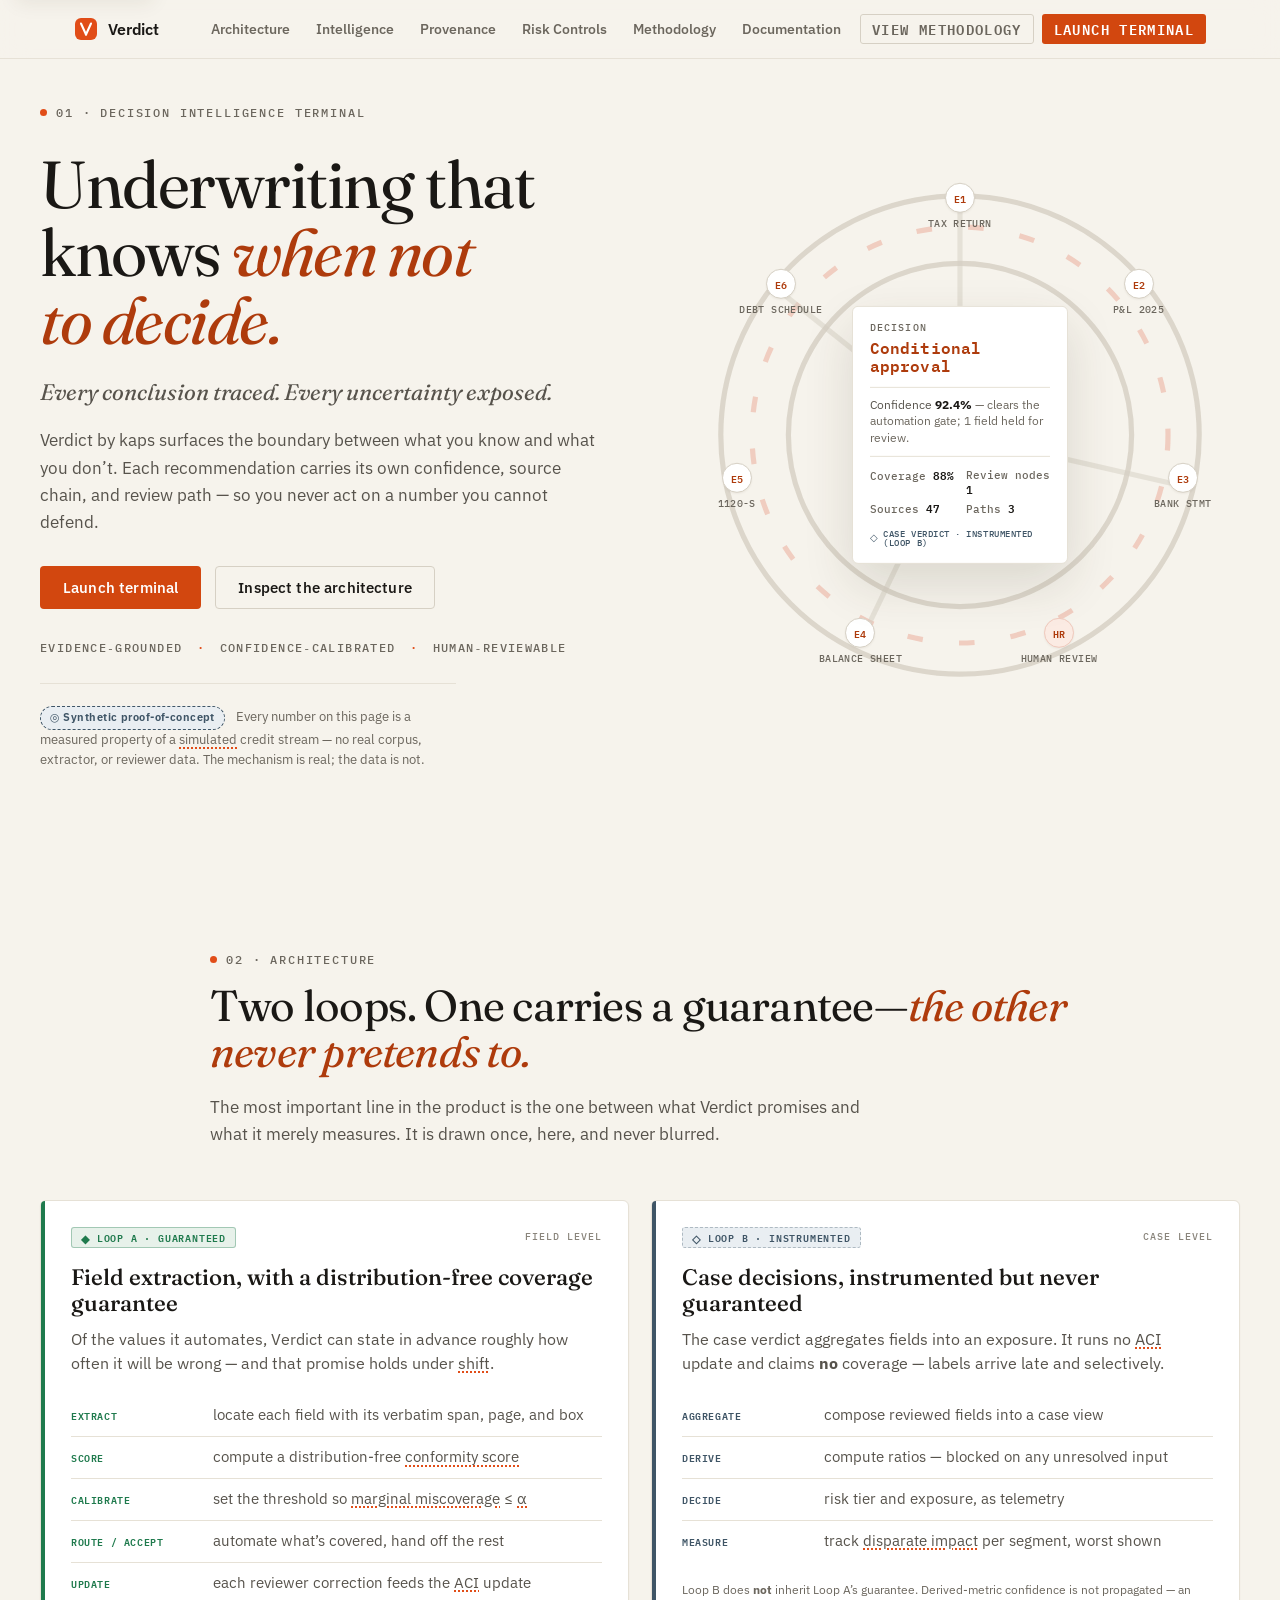
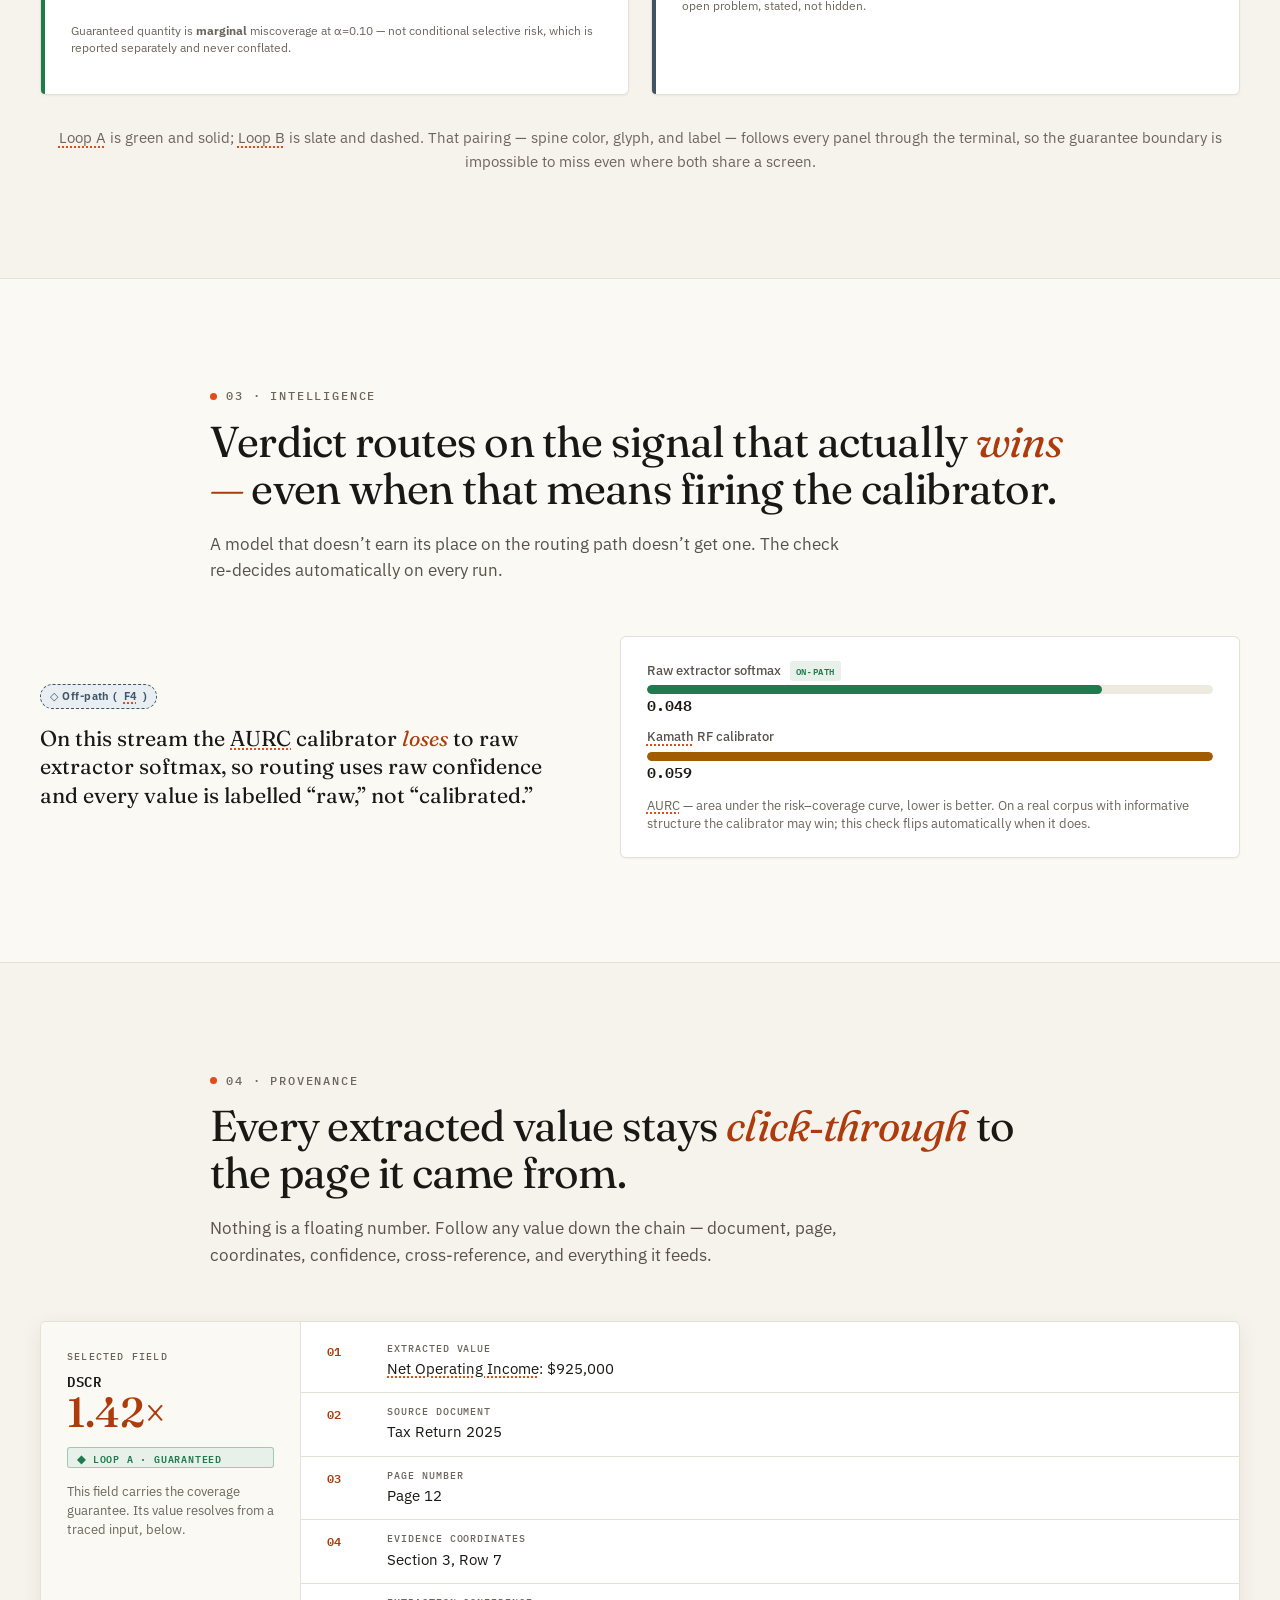
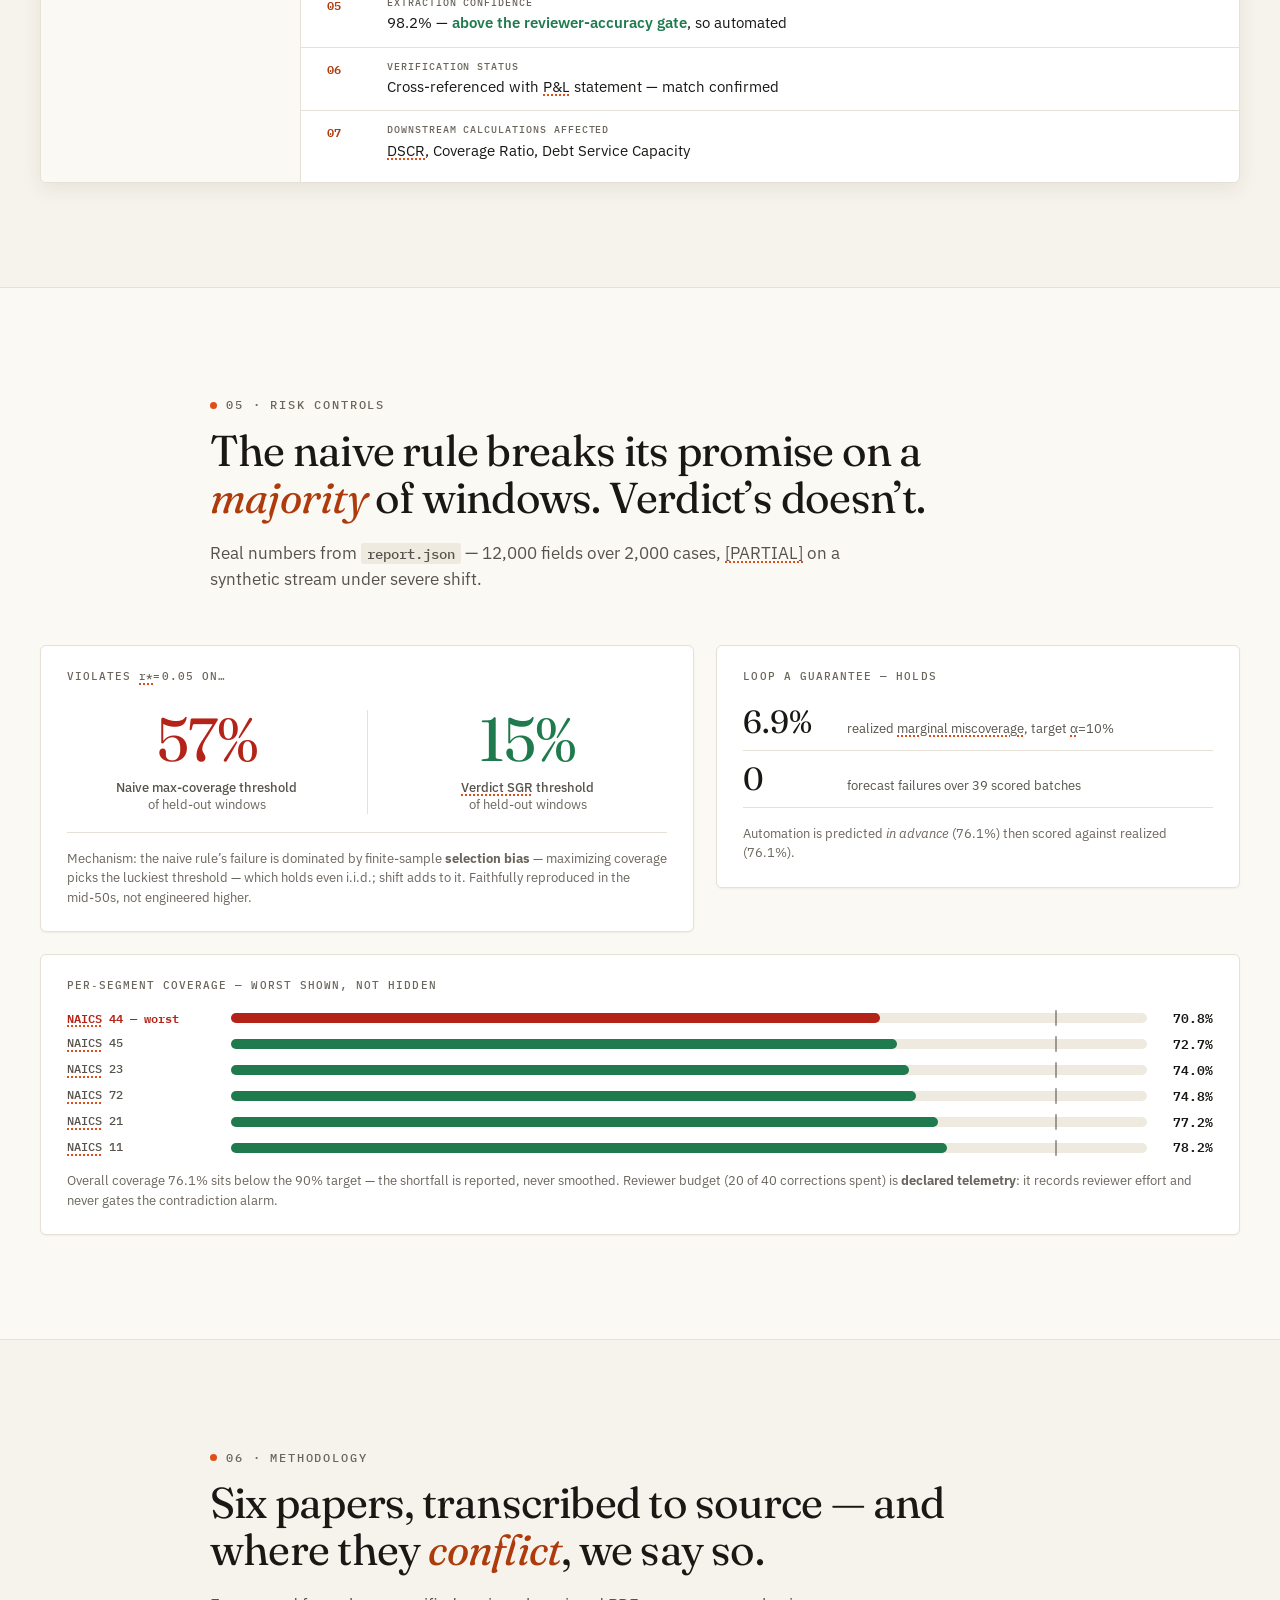
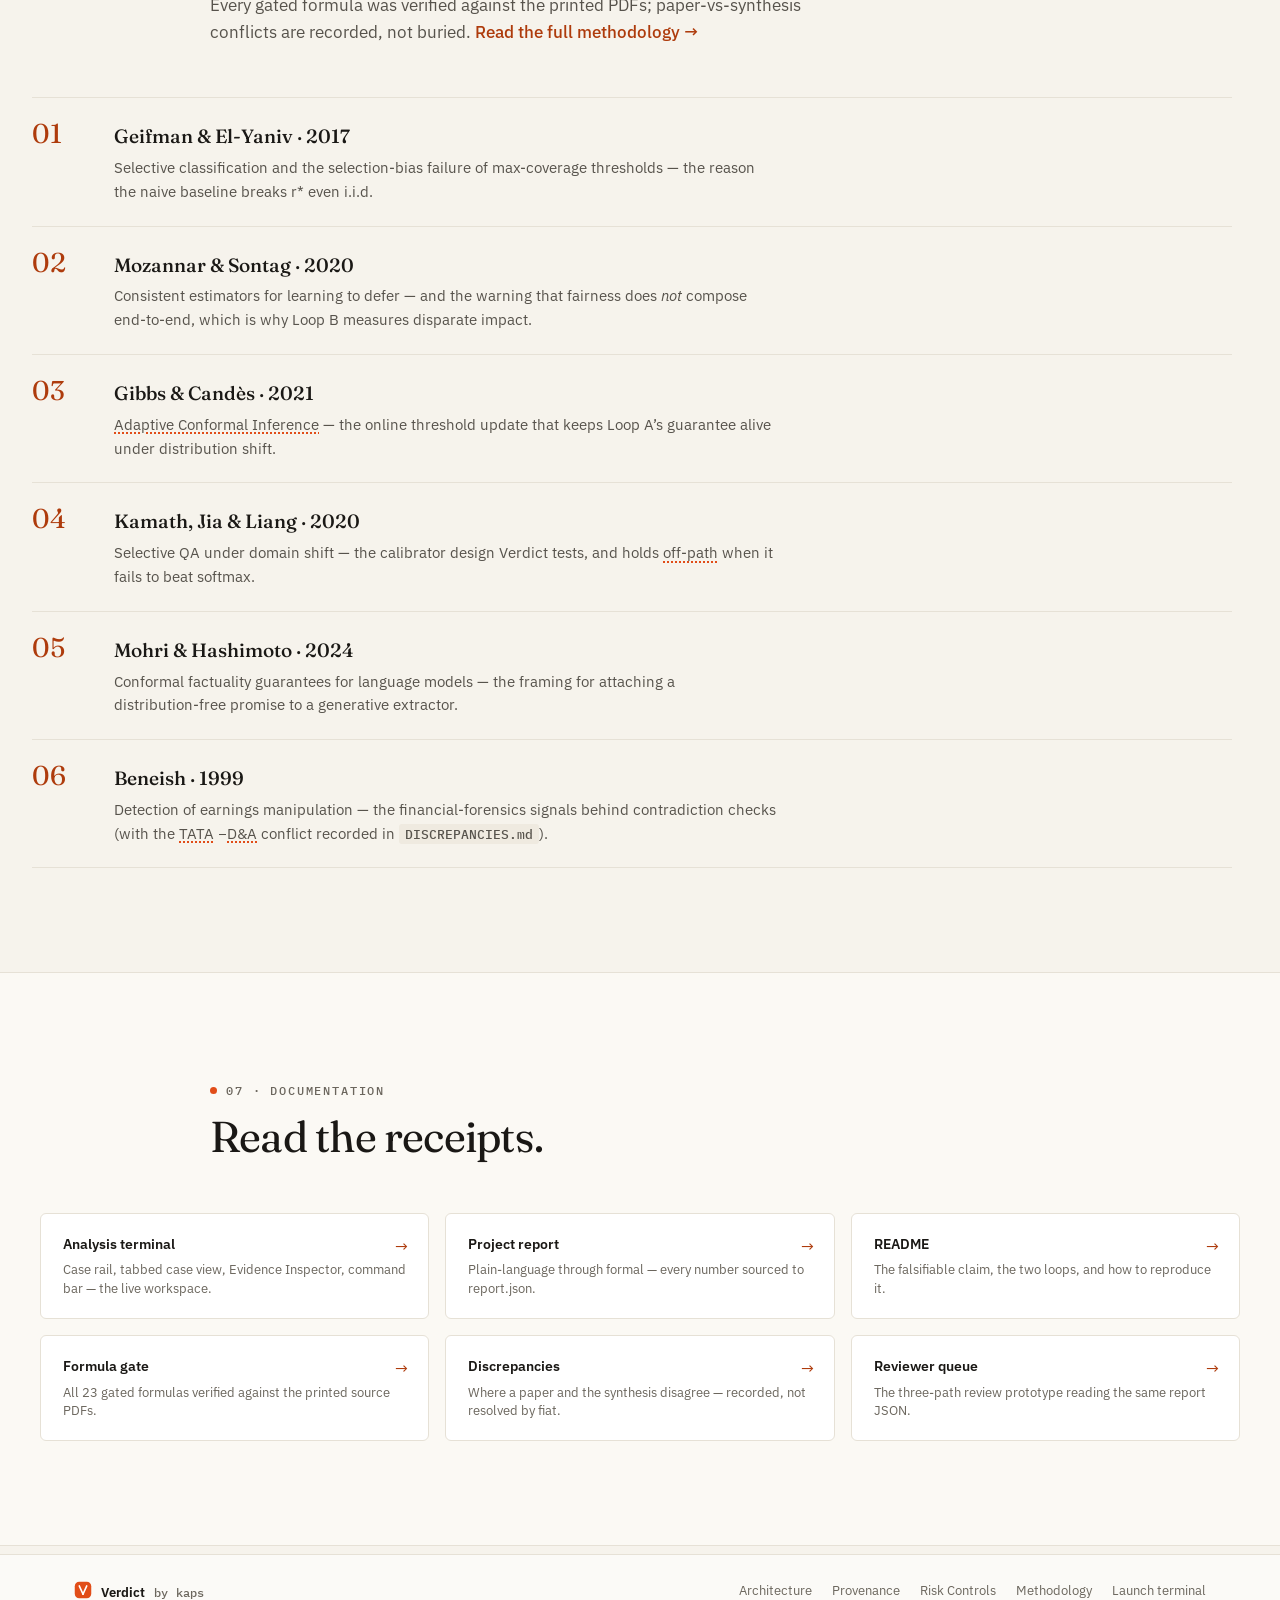
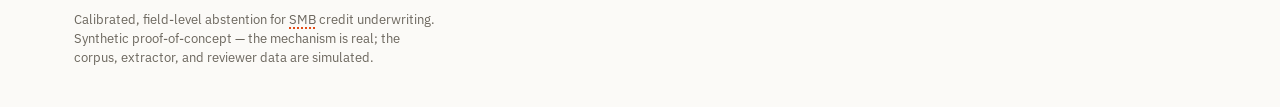
<file: Verdictproject/frontend/index.html>
<!doctype html>
<html lang="en">
<head>
<meta charset="utf-8">
<meta name="viewport" content="width=device-width, initial-scale=1">
<title>Verdict — underwriting that knows when not to decide</title>
<meta name="description" content="Verdict reads an SMB credit file field by field, automates only the values its calibrated threshold provably covers, routes the rest to a reviewer, and traces every finding to its exact page and span. The field layer carries a distribution-free coverage guarantee.">
<link rel="preconnect" href="https://fonts.googleapis.com">
<link rel="preconnect" href="https://fonts.gstatic.com" crossorigin>
<link href="https://fonts.googleapis.com/css2?family=Fraunces:ital,opsz,wght@0,9..144,300..600;1,9..144,300..600&family=IBM+Plex+Sans:wght@400;500;600;700&family=IBM+Plex+Mono:wght@400;500;600&display=swap" rel="stylesheet">
<link rel="stylesheet" href="assets/verdict.css">
<link rel="stylesheet" href="assets/home.css">
</head>
<body class="v-body">
<a class="v-skip" href="#architecture">Skip to content</a>

<!-- NAV -->
<nav class="v-nav" aria-label="Primary">
  <div class="v-nav-in">
    <a class="v-brand" href="index.html">
      <span id="nav-logo" aria-hidden="true"></span>
      <span>Verdict</span>
    </a>
    <div class="v-nav-links" id="nav-links">
      <a href="#architecture">Architecture</a>
      <a href="#intelligence">Intelligence</a>
      <a href="#provenance">Provenance</a>
      <a href="#risk-controls">Risk Controls</a>
      <a href="#methodology">Methodology</a>
      <a href="#documentation">Documentation</a>
      <a class="v-btn v-btn-outline v-btn-mono" href="docs/PROJECT_REPORT.md">View methodology</a>
      <a class="v-btn v-btn-primary v-btn-mono" href="workspace.html">Launch terminal</a>
    </div>
  </div>
</nav>

<main class="home">
  <!-- ============================ HERO ============================ -->
  <header class="hero">
    <div class="hero-in">
      <div class="hero-copy">
        <p class="v-eyebrow">01 · Decision intelligence terminal</p>
        <h1 class="hero-h1">Underwriting that knows <em>when not to&nbsp;decide.</em></h1>
        <p class="hero-lede">Every conclusion traced. Every uncertainty exposed.</p>
        <p class="hero-body">Verdict by kaps surfaces the boundary between what you know and what
          you don&rsquo;t. Each recommendation carries its own confidence, source chain, and review
          path &mdash; so you never act on a number you cannot defend.</p>
        <div class="hero-cta">
          <a class="v-btn v-btn-primary v-btn-lg" href="workspace.html">Launch terminal</a>
          <a class="v-btn v-btn-outline v-btn-lg" href="#architecture">Inspect the architecture</a>
        </div>
        <p class="hero-tagline">Evidence&#8209;grounded <span>·</span> Confidence&#8209;calibrated <span>·</span> Human&#8209;reviewable</p>
        <p class="hero-poc">
          <span class="v-chip v-chip-i">&#9678; Synthetic proof&#8209;of&#8209;concept</span>
          Every number on this page is a measured property of a
          <button class="v-gl" data-gl="MEASURED">simulated</button> credit stream &mdash; no real
          corpus, extractor, or reviewer data. The mechanism is real; the data is not.
        </p>
      </div>

      <!-- Signature: orbital evidence constellation — a network of evidence supporting one conclusion -->
      <div class="hero-orbit" aria-label="A decision at the center of the evidence that supports it">
        <div id="orbit"></div>
      </div>
    </div>
  </header>

  <!-- ===================== ARCHITECTURE ===================== -->
  <section class="sec" id="architecture">
    <div class="sec-head">
      <p class="v-eyebrow">02 · Architecture</p>
      <h2 class="sec-h2">Two loops. One carries a guarantee&mdash;<em>the other never pretends&nbsp;to.</em></h2>
      <p class="sec-sub">The most important line in the product is the one between what Verdict
        promises and what it merely measures. It is drawn once, here, and never blurred.</p>
    </div>

    <div class="arch-grid">
      <article class="arch-card v-loop v-loop-a">
        <header class="arch-card-head">
          <span class="v-loop-tag a"><span class="g">&#9670;</span> Loop A · Guaranteed</span>
          <span class="arch-card-scope">Field level</span>
        </header>
        <h3 class="arch-card-title">Field extraction, with a distribution&#8209;free coverage guarantee</h3>
        <p class="arch-card-lede">Of the values it automates, Verdict can state in advance roughly how
          often it will be wrong &mdash; and that promise holds under
          <button class="v-gl" data-gl="OOD">shift</button>.</p>
        <ol class="arch-steps">
          <li><span class="s">extract</span><span class="d">locate each field with its verbatim span, page, and box</span></li>
          <li><span class="s">score</span><span class="d">compute a distribution&#8209;free <button class="v-gl" data-gl="CONFORMITY">conformity score</button></span></li>
          <li><span class="s">calibrate</span><span class="d">set the threshold so <button class="v-gl" data-gl="MARGINAL">marginal miscoverage</button> &le; <button class="v-gl" data-gl="ALPHA">&alpha;</button></span></li>
          <li><span class="s">route / accept</span><span class="d">automate what&rsquo;s covered, hand off the rest</span></li>
          <li><span class="s">update</span><span class="d">each reviewer correction feeds the <button class="v-gl" data-gl="ACI">ACI</button> update</span></li>
        </ol>
        <p class="v-loop-note">Guaranteed quantity is <b>marginal</b> miscoverage at &alpha;=0.10 &mdash; not
          conditional selective risk, which is reported separately and never conflated.</p>
      </article>

      <article class="arch-card v-loop v-loop-b">
        <header class="arch-card-head">
          <span class="v-loop-tag b"><span class="g">&#9671;</span> Loop B · Instrumented</span>
          <span class="arch-card-scope">Case level</span>
        </header>
        <h3 class="arch-card-title">Case decisions, instrumented but never guaranteed</h3>
        <p class="arch-card-lede">The case verdict aggregates fields into an exposure. It runs no
          <button class="v-gl" data-gl="ACI">ACI</button> update and claims <b>no</b> coverage &mdash; labels
          arrive late and selectively.</p>
        <ol class="arch-steps b">
          <li><span class="s">aggregate</span><span class="d">compose reviewed fields into a case view</span></li>
          <li><span class="s">derive</span><span class="d">compute ratios &mdash; blocked on any unresolved input</span></li>
          <li><span class="s">decide</span><span class="d">risk tier and exposure, as telemetry</span></li>
          <li><span class="s">measure</span><span class="d">track <button class="v-gl" data-gl="DISPARATE">disparate impact</button> per segment, worst shown</span></li>
        </ol>
        <p class="v-loop-note">Loop B does <b>not</b> inherit Loop A&rsquo;s guarantee. Derived&#8209;metric
          confidence is not propagated &mdash; an open problem, stated, not hidden.</p>
      </article>
    </div>

    <p class="arch-foot">
      <button class="v-gl" data-gl="LOOPA">Loop&nbsp;A</button> is green and solid;
      <button class="v-gl" data-gl="LOOPB">Loop&nbsp;B</button> is slate and dashed. That pairing &mdash;
      spine color, glyph, and label &mdash; follows every panel through the terminal, so the guarantee
      boundary is impossible to miss even where both share a screen.
    </p>
  </section>

  <!-- ===================== INTELLIGENCE ===================== -->
  <section class="sec sec-alt" id="intelligence">
    <div class="sec-head">
      <p class="v-eyebrow">03 · Intelligence</p>
      <h2 class="sec-h2">Verdict routes on the signal that actually <em>wins&mdash;</em> even when that means firing the calibrator.</h2>
      <p class="sec-sub">A model that doesn&rsquo;t earn its place on the routing path doesn&rsquo;t get one.
        The check re&#8209;decides automatically on every run.</p>
    </div>

    <div class="intel-grid">
      <div class="intel-verdict">
        <span class="v-chip v-chip-i">&#9671; Off&#8209;path (<button class="v-gl gl-onchip" data-gl="F4">F4</button>)</span>
        <p class="intel-verdict-t">On this stream the <button class="v-gl" data-gl="AURC">AURC</button> calibrator
          <b>loses</b> to raw extractor softmax, so routing uses raw confidence and every value is
          labelled &ldquo;raw,&rdquo; not &ldquo;calibrated.&rdquo;</p>
      </div>
      <div class="intel-compare" role="group" aria-label="Risk–coverage AUC comparison, lower is better">
        <div class="intel-bar">
          <div class="intel-bar-l">Raw extractor softmax <span class="intel-win">on&#8209;path</span></div>
          <div class="intel-track"><span class="intel-fill win" data-bind="aurc-raw-bar"></span></div>
          <div class="intel-bar-v" data-bind="aurc-raw">0.048</div>
        </div>
        <div class="intel-bar">
          <div class="intel-bar-l"><button class="v-gl" data-gl="AURC">Kamath</button> RF calibrator</div>
          <div class="intel-track"><span class="intel-fill" data-bind="aurc-cal-bar"></span></div>
          <div class="intel-bar-v" data-bind="aurc-cal">0.059</div>
        </div>
        <p class="intel-note"><button class="v-gl" data-gl="AURC">AURC</button> &mdash; area under the
          risk&ndash;coverage curve, lower is better. On a real corpus with informative structure the
          calibrator may win; this check flips automatically when it does.</p>
      </div>
    </div>
  </section>

  <!-- ===================== PROVENANCE ===================== -->
  <section class="sec" id="provenance">
    <div class="sec-head">
      <p class="v-eyebrow">04 · Provenance</p>
      <h2 class="sec-h2">Every extracted value stays <em>click&#8209;through</em> to the page it came&nbsp;from.</h2>
      <p class="sec-sub">Nothing is a floating number. Follow any value down the chain &mdash; document,
        page, coordinates, confidence, cross&#8209;reference, and everything it feeds.</p>
    </div>

    <div class="prov-wrap">
      <div class="prov-field">
        <span class="prov-field-label">Selected field</span>
        <span class="prov-field-name">DSCR</span>
        <span class="prov-field-val">1.42&times;</span>
        <span class="v-loop-tag a" style="margin-top:14px"><span class="g">&#9670;</span> Loop A · Guaranteed</span>
        <p class="prov-field-note">This field carries the coverage guarantee. Its value resolves from a
          traced input, below.</p>
      </div>
      <ol class="prov-chain">
        <li><span class="pc-n">01</span><div><span class="pc-k">Extracted value</span><span class="pc-v"><button class="v-gl" data-gl="NOI">Net Operating Income</button>: $925,000</span></div></li>
        <li><span class="pc-n">02</span><div><span class="pc-k">Source document</span><span class="pc-v">Tax Return 2025</span></div></li>
        <li><span class="pc-n">03</span><div><span class="pc-k">Page number</span><span class="pc-v">Page 12</span></div></li>
        <li><span class="pc-n">04</span><div><span class="pc-k">Evidence coordinates</span><span class="pc-v">Section 3, Row 7</span></div></li>
        <li><span class="pc-n">05</span><div><span class="pc-k">Extraction confidence</span><span class="pc-v">98.2% &mdash; <b>above the reviewer&#8209;accuracy gate</b>, so automated</span></div></li>
        <li><span class="pc-n">06</span><div><span class="pc-k">Verification status</span><span class="pc-v">Cross&#8209;referenced with <button class="v-gl" data-gl="P&L">P&amp;L</button> statement &mdash; match confirmed</span></div></li>
        <li><span class="pc-n">07</span><div><span class="pc-k">Downstream calculations affected</span><span class="pc-v"><button class="v-gl" data-gl="DSCR">DSCR</button>, Coverage Ratio, Debt Service Capacity</span></div></li>
      </ol>
    </div>
  </section>

  <!-- ===================== RISK CONTROLS ===================== -->
  <section class="sec sec-alt" id="risk-controls">
    <div class="sec-head">
      <p class="v-eyebrow">05 · Risk controls</p>
      <h2 class="sec-h2">The naive rule breaks its promise on a <em>majority</em> of windows. Verdict&rsquo;s doesn&rsquo;t.</h2>
      <p class="sec-sub">Real numbers from <code>report.json</code> &mdash;
        <span data-bind="n-fields">12,000</span> fields over <span data-bind="n-cases">2,000</span> cases,
        <button class="v-gl" data-gl="PARTIAL">[PARTIAL]</button> on a synthetic stream under severe shift.</p>
    </div>

    <div class="rc-grid">
      <div class="rc-card rc-hero">
        <span class="rc-eyebrow">Violates <button class="v-gl" data-gl="r*">r*</button>=0.05 on&hellip;</span>
        <div class="rc-versus">
          <div class="rc-vs-col naive">
            <div class="rc-vs-n" data-bind="naive-viol">57%</div>
            <div class="rc-vs-l">Naive max&#8209;coverage threshold<br><span>of held&#8209;out windows</span></div>
          </div>
          <div class="rc-vs-div" aria-hidden="true"></div>
          <div class="rc-vs-col sys">
            <div class="rc-vs-n" data-bind="sys-viol">15%</div>
            <div class="rc-vs-l"><button class="v-gl" data-gl="SGR">Verdict SGR</button> threshold<br><span>of held&#8209;out windows</span></div>
          </div>
        </div>
        <p class="rc-hero-note">Mechanism: the naive rule&rsquo;s failure is dominated by finite&#8209;sample
          <b>selection bias</b> &mdash; maximizing coverage picks the luckiest threshold &mdash; which holds
          even i.i.d.; shift adds to it. Faithfully reproduced in the mid&#8209;50s, not engineered higher.</p>
      </div>

      <div class="rc-card">
        <span class="rc-eyebrow">Loop A guarantee &mdash; holds</span>
        <div class="rc-stat"><span class="rc-stat-n" data-bind="marg-miscov">6.9%</span><span class="rc-stat-l">realized <button class="v-gl" data-gl="MARGINAL">marginal miscoverage</button>, target <button class="v-gl" data-gl="ALPHA">&alpha;</button>=10%</span></div>
        <div class="rc-stat"><span class="rc-stat-n" data-bind="forecast-fail">0</span><span class="rc-stat-l">forecast failures over <span data-bind="n-forecasts">39</span> scored batches</span></div>
        <p class="rc-note">Automation is predicted <i>in advance</i> (<span data-bind="pred-auto">76.1%</span>) then
          scored against realized (<span data-bind="real-auto">76.1%</span>).</p>
      </div>

      <div class="rc-card rc-segments">
        <span class="rc-eyebrow">Per&#8209;segment coverage &mdash; worst shown, not hidden</span>
        <div class="rc-seg-list" id="rc-segments" data-bind="segments">
          <!-- filled from report.coverage.by_segment; static fallback below -->
          <div class="rc-seg"><span class="rc-seg-k"><button class="v-gl" data-gl="NAICS">NAICS</button> 44 &mdash; worst</span><span class="rc-seg-track"><i style="width:70.8%"></i></span><span class="rc-seg-v">70.8%</span></div>
          <div class="rc-seg"><span class="rc-seg-k">NAICS 45</span><span class="rc-seg-track"><i style="width:72.7%"></i></span><span class="rc-seg-v">72.7%</span></div>
          <div class="rc-seg"><span class="rc-seg-k">NAICS 21</span><span class="rc-seg-track"><i style="width:77.2%"></i></span><span class="rc-seg-v">77.2%</span></div>
          <div class="rc-seg"><span class="rc-seg-k">NAICS 54</span><span class="rc-seg-track"><i style="width:78.7%"></i></span><span class="rc-seg-v">78.7%</span></div>
        </div>
        <p class="rc-note">Overall coverage <span data-bind="overall-cov">76.1%</span> sits below the 90%
          target &mdash; the shortfall is reported, never smoothed. Reviewer budget
          (<span data-bind="budget">20 of 40</span> corrections spent) is <b>declared telemetry</b>: it records
          reviewer effort and never gates the contradiction alarm.</p>
      </div>
    </div>
  </section>

  <!-- ===================== METHODOLOGY ===================== -->
  <section class="sec" id="methodology">
    <div class="sec-head">
      <p class="v-eyebrow">06 · Methodology</p>
      <h2 class="sec-h2">Six papers, transcribed to source &mdash; and where they <em>conflict</em>, we say&nbsp;so.</h2>
      <p class="sec-sub">Every gated formula was verified against the printed PDFs; paper&#8209;vs&#8209;synthesis
        conflicts are recorded, not buried. <a href="docs/PROJECT_REPORT.md">Read the full methodology&nbsp;&rarr;</a></p>
    </div>
    <ol class="method-list">
      <li><span class="m-n">01</span><div><h3>Geifman &amp; El&#8209;Yaniv &middot; 2017</h3><p>Selective classification and the selection&#8209;bias failure of max&#8209;coverage thresholds &mdash; the reason the naive baseline breaks r* even i.i.d.</p></div></li>
      <li><span class="m-n">02</span><div><h3>Mozannar &amp; Sontag &middot; 2020</h3><p>Consistent estimators for learning to defer &mdash; and the warning that fairness does <i>not</i> compose end&#8209;to&#8209;end, which is why Loop B measures disparate impact.</p></div></li>
      <li><span class="m-n">03</span><div><h3>Gibbs &amp; Cand&egrave;s &middot; 2021</h3><p><button class="v-gl" data-gl="ACI">Adaptive Conformal Inference</button> &mdash; the online threshold update that keeps Loop A&rsquo;s guarantee alive under distribution shift.</p></div></li>
      <li><span class="m-n">04</span><div><h3>Kamath, Jia &amp; Liang &middot; 2020</h3><p>Selective QA under domain shift &mdash; the calibrator design Verdict tests, and holds <button class="v-gl" data-gl="AURC">off&#8209;path</button> when it fails to beat softmax.</p></div></li>
      <li><span class="m-n">05</span><div><h3>Mohri &amp; Hashimoto &middot; 2024</h3><p>Conformal factuality guarantees for language models &mdash; the framing for attaching a distribution&#8209;free promise to a generative extractor.</p></div></li>
      <li><span class="m-n">06</span><div><h3>Beneish &middot; 1999</h3><p>Detection of earnings manipulation &mdash; the financial&#8209;forensics signals behind contradiction checks (with the <button class="v-gl" data-gl="TATA">TATA</button> &minus;<button class="v-gl" data-gl="D&A">D&amp;A</button> conflict recorded in <code>DISCREPANCIES.md</code>).</p></div></li>
    </ol>
  </section>

  <!-- ===================== DOCUMENTATION ===================== -->
  <section class="sec sec-alt" id="documentation">
    <div class="sec-head">
      <p class="v-eyebrow">07 · Documentation</p>
      <h2 class="sec-h2">Read the receipts.</h2>
    </div>
    <div class="doc-grid">
      <a class="doc-link" href="workspace.html"><span class="doc-k">Analysis terminal</span><span class="doc-d">Case rail, tabbed case view, Evidence Inspector, command bar &mdash; the live workspace.</span><span class="doc-arrow">&rarr;</span></a>
      <a class="doc-link" href="docs/PROJECT_REPORT.md"><span class="doc-k">Project report</span><span class="doc-d">Plain&#8209;language through formal &mdash; every number sourced to report.json.</span><span class="doc-arrow">&rarr;</span></a>
      <a class="doc-link" href="docs/README.md"><span class="doc-k">README</span><span class="doc-d">The falsifiable claim, the two loops, and how to reproduce it.</span><span class="doc-arrow">&rarr;</span></a>
      <a class="doc-link" href="docs/GATE_REPORT.md"><span class="doc-k">Formula gate</span><span class="doc-d">All 23 gated formulas verified against the printed source PDFs.</span><span class="doc-arrow">&rarr;</span></a>
      <a class="doc-link" href="docs/DISCREPANCIES.md"><span class="doc-k">Discrepancies</span><span class="doc-d">Where a paper and the synthesis disagree &mdash; recorded, not resolved by fiat.</span><span class="doc-arrow">&rarr;</span></a>
      <a class="doc-link" href="queue.html"><span class="doc-k">Reviewer queue</span><span class="doc-d">The three&#8209;path review prototype reading the same report JSON.</span><span class="doc-arrow">&rarr;</span></a>
    </div>
  </section>
</main>

<footer class="v-foot">
  <div class="v-foot-in">
    <div>
      <div class="brand"><span id="foot-logo" aria-hidden="true"></span> Verdict <span class="foot-by">by kaps</span></div>
      <p>Calibrated, field&#8209;level abstention for <button class="v-gl" data-gl="SMB">SMB</button> credit underwriting. Synthetic proof&#8209;of&#8209;concept &mdash;
        the mechanism is real; the corpus, extractor, and reviewer data are simulated.</p>
    </div>
    <div class="v-foot-links">
      <a href="#architecture">Architecture</a>
      <a href="#provenance">Provenance</a>
      <a href="#risk-controls">Risk Controls</a>
      <a href="docs/PROJECT_REPORT.md">Methodology</a>
      <a href="workspace.html">Launch terminal</a>
    </div>
  </div>
</footer>

<script type="application/json" id="report"></script>
<script src="assets/verdict-core.js"></script>
<script src="assets/home.js"></script>
</body>
</html>
</file>
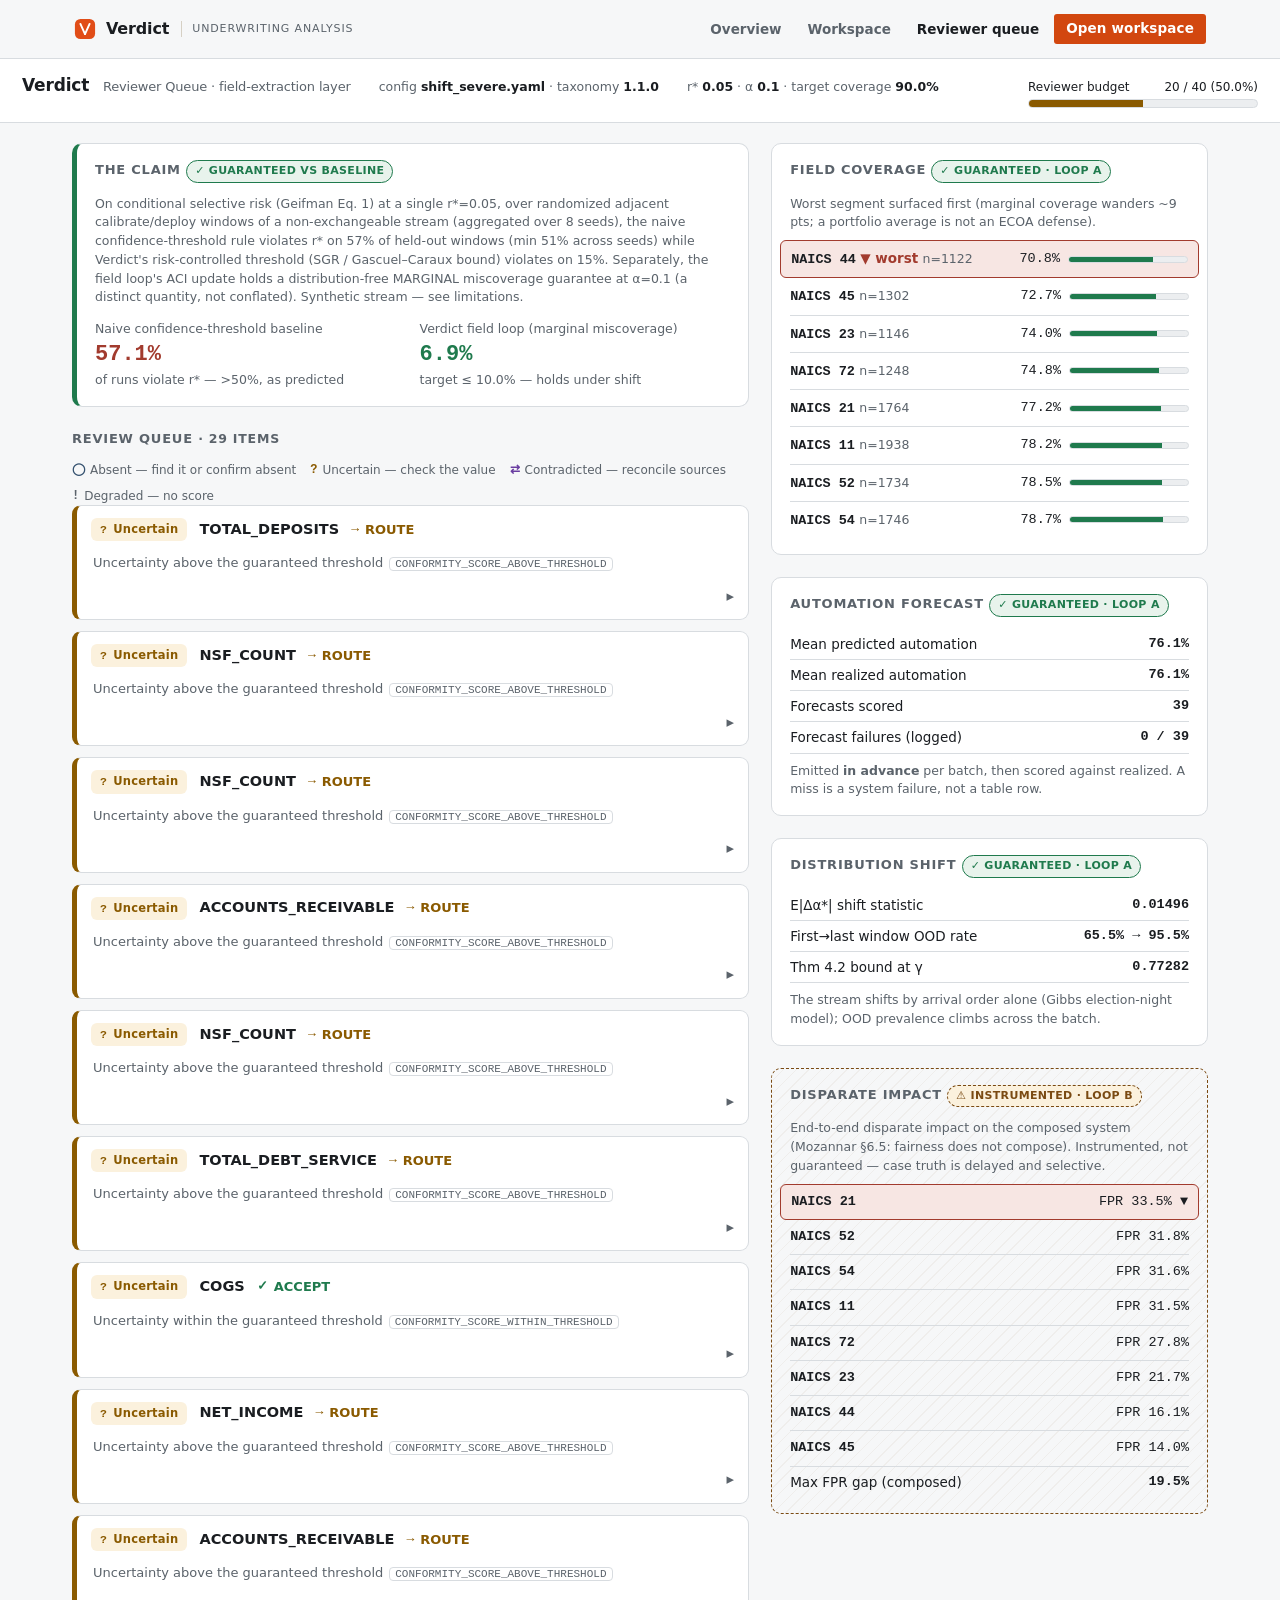
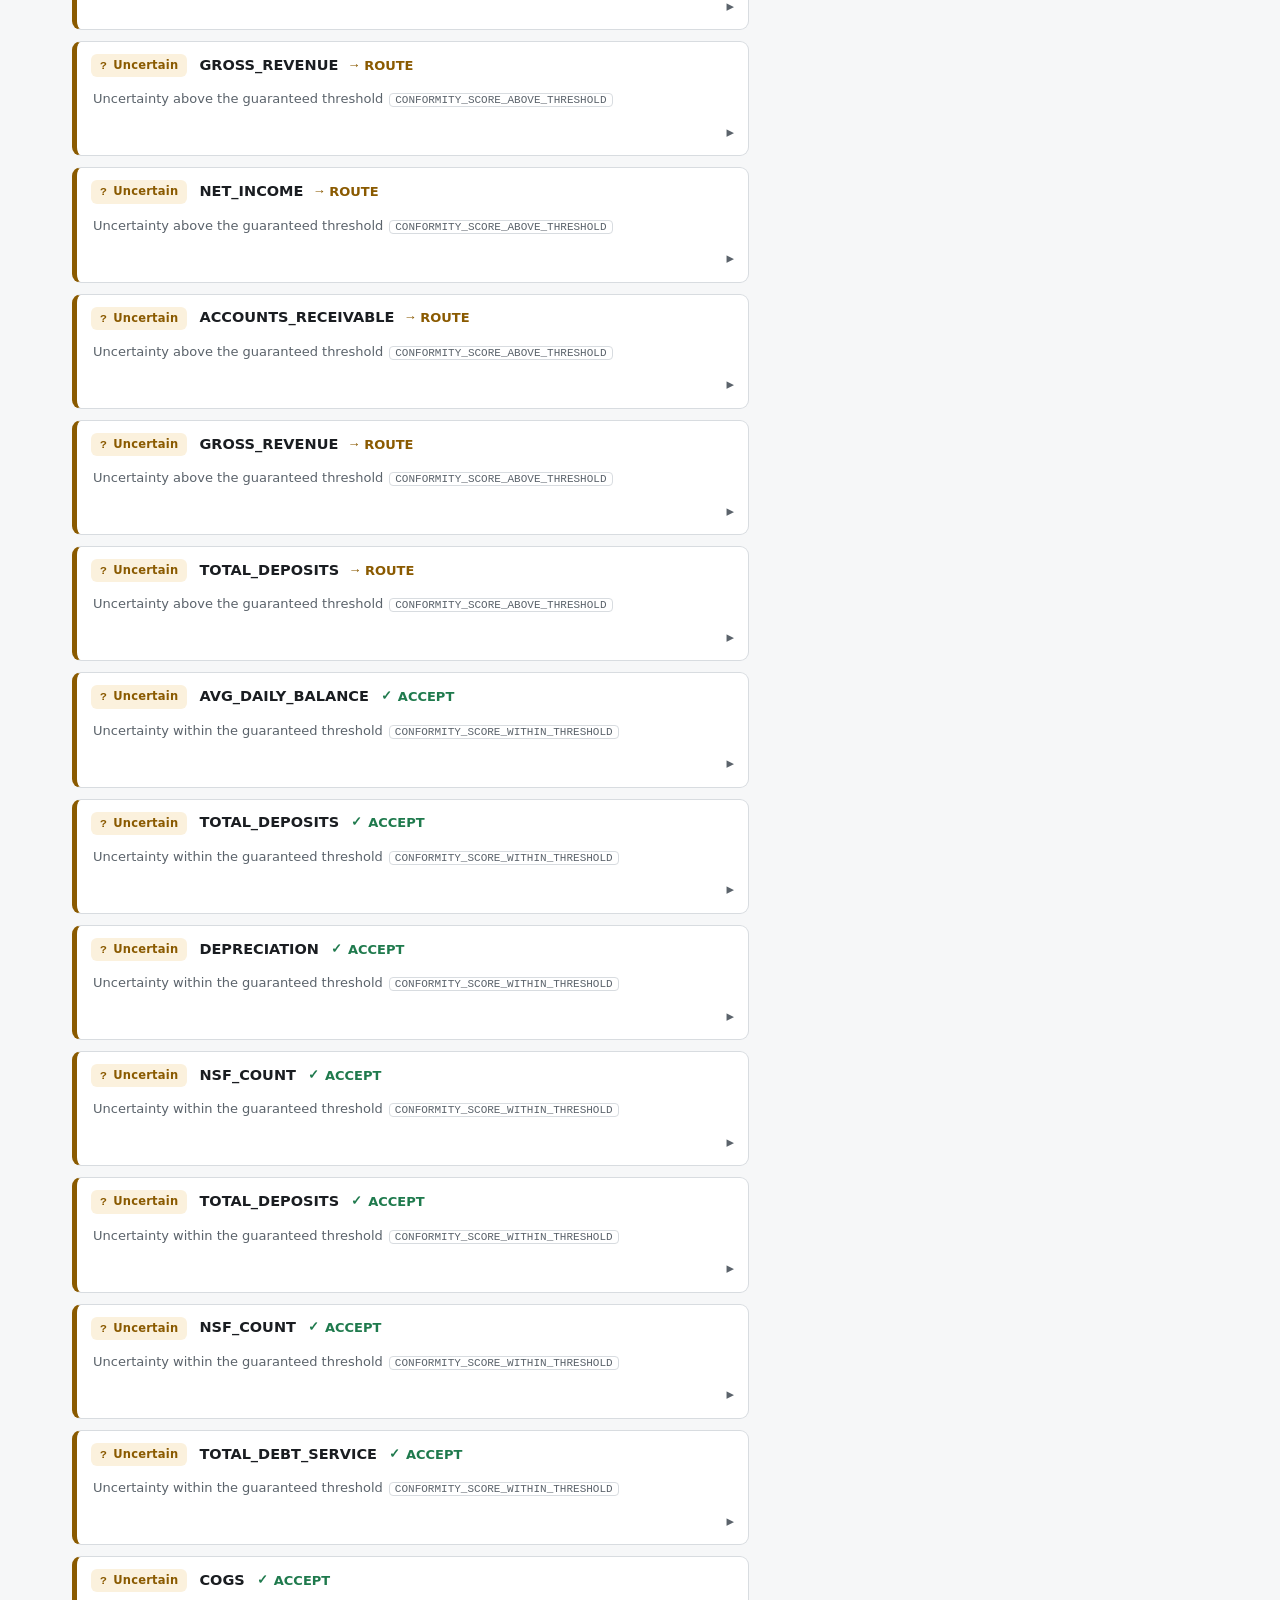
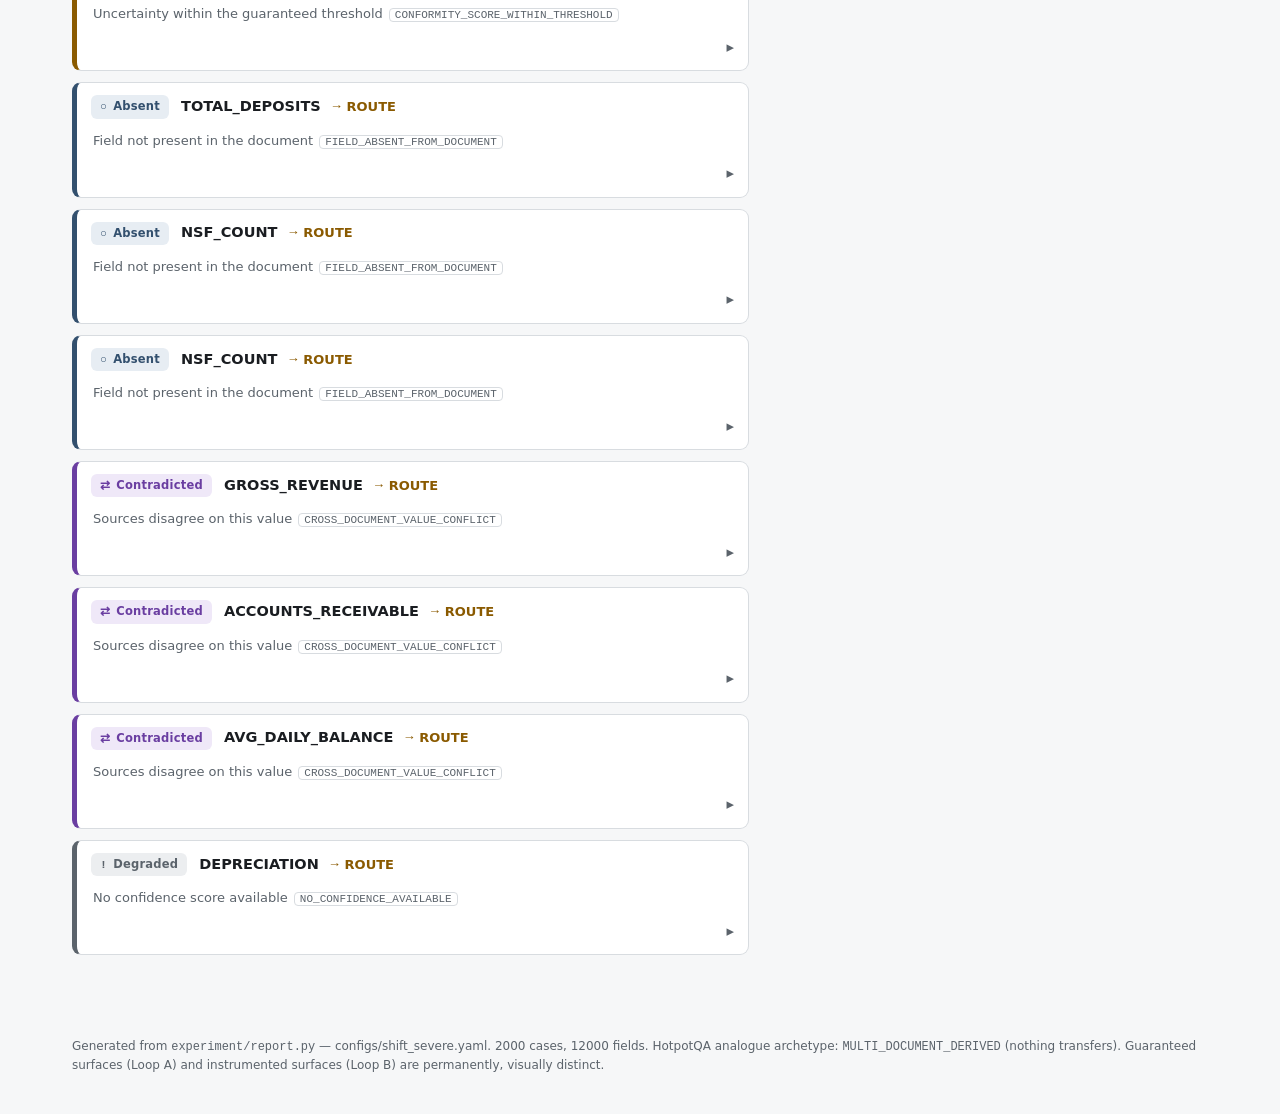
<file: Verdictproject/frontend/queue.html>
<!doctype html>
<html lang="en">
<head>
<meta charset="utf-8">
<meta name="viewport" content="width=device-width, initial-scale=1">
<title>Verdict — Reviewer Queue</title>
<!-- Shared product chrome (nav). The page keeps its own tokens below; this only styles .v-nav. -->
<link rel="stylesheet" href="assets/verdict.css">
<style>
/* The reviewer queue's own design tokens deliberately override the shared ones below (later
   wins) so its legibility-of-uncertainty treatment is preserved exactly. */
:root{
  --font-ui: system-ui,-apple-system,"Segoe UI",Roboto,Helvetica,Arial,sans-serif;
  --font-mono: ui-monospace,SFMono-Regular,Menlo,Consolas,"Liberation Mono",monospace;
  --bg:#f6f7f8; --panel:#ffffff; --ink:#1a1d21; --muted:#5b636b; --line:#d8dce0;
  --accept:#1f7a4d; --accept-bg:#e8f3ec;
  --route:#8a5a00; --route-bg:#fbf1dd;
  --contra:#6a3ea1; --contra-bg:#efe8f8;
  --absent:#33506e; --absent-bg:#e7edf3;
  --degraded:#5b636b; --degraded-bg:#eceef0;
  --guaranteed:#1f7a4d; --instrumented:#7a4a12;
  --warn:#a23b2e; --warn-bg:#f7e6e3;
}
@media (prefers-color-scheme: dark){
  :root{--bg:#14171a;--panel:#1c2126;--ink:#e8eaed;--muted:#9aa4ad;--line:#2c333a;
    --accept:#57c98a;--accept-bg:#173026;--route:#e0b053;--route-bg:#332a13;
    --contra:#b596e0;--contra-bg:#271d38;--absent:#8fb2d6;--absent-bg:#152230;
    --degraded:#9aa4ad;--degraded-bg:#23282d;--guaranteed:#57c98a;--instrumented:#e0b053;
    --warn:#e0796a;--warn-bg:#331e1a;}
}
*{box-sizing:border-box}
body{margin:0;background:var(--bg);color:var(--ink);font-family:var(--font-ui);
  font-size:15px;line-height:1.5;-webkit-font-smoothing:antialiased}
.mono{font-family:var(--font-mono);font-variant-numeric:tabular-nums}
a{color:inherit}
header{background:var(--panel);border-bottom:1px solid var(--line);padding:14px 22px;
  position:sticky;top:0;z-index:5}
.hrow{display:flex;flex-wrap:wrap;gap:18px 28px;align-items:baseline}
h1{font-size:17px;margin:0;font-weight:650;letter-spacing:-.01em}
h1 small{font-weight:450;color:var(--muted);font-size:13px;margin-left:8px}
.kv{font-size:12.5px;color:var(--muted)}
.kv b{color:var(--ink);font-weight:600}
.budget{margin-left:auto;min-width:230px}
.budget .bar{height:9px;background:var(--degraded-bg);border-radius:5px;overflow:hidden;
  border:1px solid var(--line)}
.budget .fill{height:100%;background:var(--route);width:0}
.budget .lab{display:flex;justify-content:space-between;font-size:12px;margin-bottom:3px}
main{max-width:1180px;margin:0 auto;padding:20px 22px 60px;display:grid;
  grid-template-columns:minmax(0,1.55fr) minmax(280px,1fr);gap:22px}
@media(max-width:860px){main{grid-template-columns:1fr}}
section{margin-bottom:22px}
.panel{background:var(--panel);border:1px solid var(--line);border-radius:10px;padding:16px 18px}
h2{font-size:13px;text-transform:uppercase;letter-spacing:.06em;color:var(--muted);
  margin:0 0 12px;font-weight:650}
/* guaranteed vs instrumented — border style + label + icon, never color alone */
.claim{border-left:5px solid var(--guaranteed)}
.tag{display:inline-flex;align-items:center;gap:5px;font-size:11px;font-weight:650;
  padding:2px 8px;border-radius:999px;letter-spacing:.03em;white-space:nowrap}
.tag.g{color:var(--guaranteed);background:var(--accept-bg);border:1px solid var(--guaranteed)}
.tag.i{color:var(--instrumented);background:var(--route-bg);
  border:1px dashed var(--instrumented)}
.instrumented{background:repeating-linear-gradient(135deg,transparent,transparent 8px,
  rgba(122,74,18,.05) 8px,rgba(122,74,18,.05) 9px);border:1px dashed var(--instrumented)!important}
.claim .big{font-size:15px;margin:10px 0 4px}
.claim .num{font-size:22px;font-weight:700;font-family:var(--font-mono)}
.pass{color:var(--accept)} .fail{color:var(--warn)}
.claimgrid{display:grid;grid-template-columns:1fr 1fr;gap:14px;margin-top:6px}
@media(max-width:520px){.claimgrid{grid-template-columns:1fr}}
.subtle{color:var(--muted);font-size:12.5px}
/* queue items */
.qitem{border:1px solid var(--line);border-left-width:5px;border-radius:9px;margin-bottom:11px;
  background:var(--panel)}
.qitem[data-path=PATH_1]{border-left-color:var(--absent)}
.qitem[data-path=PATH_2]{border-left-color:var(--route)}
.qitem[data-path=PATH_3]{border-left-color:var(--contra)}
.qitem[data-path=DEGRADED]{border-left-color:var(--degraded)}
.qhead{list-style:none;cursor:pointer;padding:12px 14px;display:flex;gap:12px;
  align-items:center;flex-wrap:wrap}
.qhead::-webkit-details-marker{display:none}
.qhead:focus-visible{outline:3px solid var(--route);outline-offset:2px;border-radius:8px}
.pathbadge{display:inline-flex;align-items:center;gap:6px;font-size:11.5px;font-weight:650;
  padding:3px 9px;border-radius:6px;letter-spacing:.02em}
.pathbadge[data-p=PATH_1]{color:var(--absent);background:var(--absent-bg)}
.pathbadge[data-p=PATH_2]{color:var(--route);background:var(--route-bg)}
.pathbadge[data-p=PATH_3]{color:var(--contra);background:var(--contra-bg)}
.pathbadge[data-p=DEGRADED]{color:var(--degraded);background:var(--degraded-bg)}
.glyph{font-family:var(--font-mono);font-weight:700}
.field{font-weight:600;font-size:14.5px}
.decision{display:inline-flex;align-items:center;gap:6px;font-weight:650;font-size:13px}
.decision.ACCEPT{color:var(--accept)} .decision.ROUTE{color:var(--route)}
.reason{color:var(--muted);font-size:13px;flex-basis:100%;margin-left:2px}
.reason .code{font-family:var(--font-mono);font-size:11px;color:var(--muted);
  border:1px solid var(--line);border-radius:4px;padding:0 5px;margin-left:6px}
.caret{margin-left:auto;color:var(--muted);transition:transform .15s ease}
details[open] .caret{transform:rotate(90deg)}
.qbody{padding:2px 16px 15px 16px;border-top:1px solid var(--line);margin-top:2px}
.established{margin:10px 0}
.step{display:flex;gap:9px;align-items:flex-start;padding:4px 0;font-size:13.5px}
.step .mk{font-family:var(--font-mono);font-weight:700;width:16px;flex:none}
.step.ok .mk{color:var(--accept)} .step.gap .mk{color:var(--warn)}
.step.gap{color:var(--warn)}
.prov{margin-top:10px;font-size:13px}
.prov table{border-collapse:collapse;width:100%}
.prov td{padding:4px 8px;border-bottom:1px solid var(--line);vertical-align:top}
.prov td:first-child{color:var(--muted);width:110px;white-space:nowrap}
.sources{display:grid;grid-template-columns:1fr 1fr;gap:10px;margin-top:8px}
@media(max-width:520px){.sources{grid-template-columns:1fr}}
.src{border:1px solid var(--contra);border-radius:7px;padding:8px 10px;background:var(--contra-bg)}
.note{background:var(--warn-bg);border:1px solid var(--warn);color:var(--warn);
  border-radius:7px;padding:8px 10px;font-size:12.5px;margin-top:8px}
.confline{font-size:12.5px;color:var(--muted);margin-top:8px}
.confline b{color:var(--ink);font-family:var(--font-mono)}
/* telemetry */
.segrow{display:flex;justify-content:space-between;gap:10px;padding:7px 0;
  border-bottom:1px solid var(--line);font-size:13.5px;align-items:center}
.segrow:last-child{border-bottom:none}
.segrow.worst{background:var(--warn-bg);margin:0 -10px;padding:7px 10px;border-radius:6px;
  border:1px solid var(--warn)}
.segrow .naics{font-family:var(--font-mono);font-weight:650}
.meter{height:7px;background:var(--degraded-bg);border-radius:4px;overflow:hidden;
  border:1px solid var(--line);width:120px;flex:none}
.meter i{display:block;height:100%;background:var(--accept)}
.statline{display:flex;justify-content:space-between;padding:5px 0;font-size:13.5px;
  border-bottom:1px solid var(--line)}
.statline:last-child{border-bottom:none}
.statline b{font-family:var(--font-mono)}
.legend{display:flex;flex-wrap:wrap;gap:8px 14px;font-size:12px;color:var(--muted);margin-top:4px}
.legend span{display:inline-flex;align-items:center;gap:5px}
footer{max-width:1180px;margin:0 auto;padding:0 22px 40px;color:var(--muted);font-size:12px}
</style>
</head>
<body>
<nav class="v-nav" style="position:static" aria-label="Primary">
  <div class="v-nav-in">
    <a class="v-brand" href="index.html">
      <svg width="22" height="22" viewBox="0 0 24 24" fill="none" aria-hidden="true">
        <rect x="1" y="1" width="22" height="22" rx="6" fill="var(--accent)"/>
        <path d="M7 6.5l5 11 5-11" stroke="var(--accent-ink)" stroke-width="2.1" stroke-linecap="round" stroke-linejoin="round"/>
        <circle cx="12" cy="17.5" r="1.15" fill="var(--accent-ink)"/></svg>
      <span>Verdict</span>
      <span class="v-brand-sub">Underwriting analysis</span>
    </a>
    <div class="v-nav-links">
      <a href="index.html">Overview</a>
      <a href="workspace.html">Workspace</a>
      <a href="queue.html" aria-current="page">Reviewer queue</a>
      <a class="v-btn v-btn-primary v-btn-sm" href="workspace.html">Open workspace</a>
    </div>
  </div>
</nav>
<header>
  <div class="hrow">
    <h1>Verdict <small>Reviewer Queue · field-extraction layer</small></h1>
    <span class="kv" id="meta-config"></span>
    <span class="kv" id="meta-targets"></span>
    <div class="budget" title="Finite reviewer budget with burn rate">
      <div class="lab"><span>Reviewer budget</span><span id="budget-txt"></span></div>
      <div class="bar"><div class="fill" id="budget-fill"></div></div>
    </div>
  </div>
</header>

<main>
  <div>
    <section class="panel claim" id="claim"></section>
    <section>
      <h2>Review queue <span class="subtle" id="queue-count"></span></h2>
      <div class="legend" aria-hidden="true">
        <span><b class="glyph" style="color:var(--absent)">&#9711;</b> Absent — find it or confirm absent</span>
        <span><b class="glyph" style="color:var(--route)">?</b> Uncertain — check the value</span>
        <span><b class="glyph" style="color:var(--contra)">&#8644;</b> Contradicted — reconcile sources</span>
        <span><b class="glyph" style="color:var(--degraded)">!</b> Degraded — no score</span>
      </div>
      <div id="queue"></div>
    </section>
  </div>

  <div>
    <section class="panel">
      <h2>Field coverage <span class="tag g">&#10003; Guaranteed · Loop A</span></h2>
      <div id="coverage"></div>
    </section>
    <section class="panel">
      <h2>Automation forecast <span class="tag g">&#10003; Guaranteed · Loop A</span></h2>
      <div id="forecast"></div>
    </section>
    <section class="panel">
      <h2>Distribution shift <span class="tag g">&#10003; Guaranteed · Loop A</span></h2>
      <div id="shift"></div>
    </section>
    <section class="panel instrumented">
      <h2>Disparate impact <span class="tag i">&#9888; Instrumented · Loop B</span></h2>
      <div id="fairness"></div>
    </section>
  </div>
</main>
<footer id="footer"></footer>

<script type="application/json" id="report">{"meta":{"config":"configs/shift_severe.yaml","taxonomy_version":"1.1.0","generated_at":"2026-07-21T02:29:09+00:00","seed":1,"r_star":0.05,"alpha":0.1,"delta":0.05,"gamma":0.02,"target_coverage":0.9,"n_cases":2000,"n_fields":12000,"hotpotqa_archetype":"MULTI_DOCUMENT_DERIVED","calibrator":{"aurc_raw":0.0476,"aurc_calibrator":0.0592,"on_path":false,"routing_signal":"raw_extractor_softmax","note":"The Kamath RF calibrator is OFF-PATH: on this synthetic stream it does not beat raw extractor softmax on risk\u2013coverage AUC (no structural correctness signal beyond softmax top-1), so routing uses raw extractor confidence and the value is labelled 'raw', not 'calibrated'. On a real corpus with informative structure (Kamath \u00a74) the calibrator may win \u2014 this check re-decides automatically."}},"claim":{"statement":"On conditional selective risk (Geifman Eq. 1) at a single r*=0.05, over randomized adjacent calibrate/deploy windows of a non-exchangeable stream (aggregated over 8 seeds), the naive confidence-threshold rule violates r* on 57% of held-out windows (min 51% across seeds) while Verdict's risk-controlled threshold (SGR / Gascuel\u2013Caraux bound) violates on 15%. Separately, the field loop's ACI update holds a distribution-free MARGINAL miscoverage guarantee at \u03b1=0.1 (a distinct quantity, not conflated). Synthetic stream \u2014 see limitations.","comparison":{"metric":"conditional_selective_risk","metric_definition":"R(f,g) = errors_among_accepted / accepted (Geifman 2017 Eq. 1)","r_star":0.05,"system_r_star":0.05,"naive_r_star":0.05,"system_rule":"Verdict risk-controlled threshold (SGR / Gascuel\u2013Caraux bound)","naive_rule":"boundary-sitting max-coverage threshold (Geifman \u00a75.2)","n_windows":250,"window":200,"naive_violation_rate":0.5715,"naive_violation_rate_min":0.512,"naive_conditional_selective_risk":0.0571,"system_violation_rate":0.147,"system_conditional_selective_risk":0.0138,"n_seeds":8,"seeds":[{"naive_violation_rate":0.616,"naive_conditional_selective_risk":0.0576,"system_violation_rate":0.24,"system_conditional_selective_risk":0.0214,"seed":1},{"naive_violation_rate":0.512,"naive_conditional_selective_risk":0.0553,"system_violation_rate":0.16,"system_conditional_selective_risk":0.0135,"seed":2},{"naive_violation_rate":0.54,"naive_conditional_selective_risk":0.0547,"system_violation_rate":0.18,"system_conditional_selective_risk":0.0184,"seed":3},{"naive_violation_rate":0.604,"naive_conditional_selective_risk":0.0602,"system_violation_rate":0.072,"system_conditional_selective_risk":0.008,"seed":4},{"naive_violation_rate":0.548,"naive_conditional_selective_risk":0.0543,"system_violation_rate":0.076,"system_conditional_selective_risk":0.0066,"seed":5},{"naive_violation_rate":0.6,"naive_conditional_selective_risk":0.06,"system_violation_rate":0.168,"system_conditional_selective_risk":0.0181,"seed":6},{"naive_violation_rate":0.572,"naive_conditional_selective_risk":0.0587,"system_violation_rate":0.112,"system_conditional_selective_risk":0.009,"seed":7},{"naive_violation_rate":0.58,"naive_conditional_selective_risk":0.0564,"system_violation_rate":0.168,"system_conditional_selective_risk":0.0155,"seed":8}],"system_beats_naive":true},"guarantee":{"metric":"marginal_miscoverage","metric_definition":"auto-and-wrong / ALL fields (not conditional on acceptance)","loop":"A","guaranteed":true,"alpha":0.1,"system_realized_marginal_miscoverage":0.0688,"system_realized_conditional_selective_risk":0.0904,"holds_at_alpha":true},"naive_violation_rate":0.5715,"naive_violation_rate_min":0.512,"naive_mean_relative_violation_seed1":0.4995,"naive_violates_majority":true,"system_overall_marginal_miscoverage":0.0688,"system_holds_guarantee":true},"forecast":{"loop":"A","guaranteed":true,"n_forecasts_scored":39,"n_forecast_failures":0,"failure_rate":0.0,"mean_predicted_automation":0.7609,"mean_realized_automation":0.7612,"batches":[{"batch_id":"batch-000","loop":"A","guaranteed":true,"predicted_automation_rate":0.0,"realized_automation_rate":0.0,"target_marginal_miscoverage":0.1,"realized_marginal_miscoverage":0.0,"realized_conditional_selective_risk":0.0,"alpha_t":0.7,"is_failure":false},{"batch_id":"batch-001","loop":"A","guaranteed":true,"predicted_automation_rate":0.7,"realized_automation_rate":0.7367,"target_marginal_miscoverage":0.1,"realized_marginal_miscoverage":0.04,"realized_conditional_selective_risk":0.0543,"alpha_t":1.002,"is_failure":false},{"batch_id":"batch-002","loop":"A","guaranteed":true,"predicted_automation_rate":0.7867,"realized_automation_rate":0.7733,"target_marginal_miscoverage":0.1,"realized_marginal_miscoverage":0.0867,"realized_conditional_selective_risk":0.1121,"alpha_t":1.02,"is_failure":false},{"batch_id":"batch-003","loop":"A","guaranteed":true,"predicted_automation_rate":0.7733,"realized_automation_rate":0.7767,"target_marginal_miscoverage":0.1,"realized_marginal_miscoverage":0.06,"realized_conditional_selective_risk":0.0773,"alpha_t":0.98,"is_failure":false},{"batch_id":"batch-004","loop":"A","guaranteed":true,"predicted_automation_rate":0.7767,"realized_automation_rate":0.82,"target_marginal_miscoverage":0.1,"realized_marginal_miscoverage":0.0633,"realized_conditional_selective_risk":0.0772,"alpha_t":1.01,"is_failure":false},{"batch_id":"batch-005","loop":"A","guaranteed":true,"predicted_automation_rate":0.82,"realized_automation_rate":0.7333,"target_marginal_miscoverage":0.1,"realized_marginal_miscoverage":0.0567,"realized_conditional_selective_risk":0.0773,"alpha_t":1.016,"is_failure":false},{"batch_id":"batch-006","loop":"A","guaranteed":true,"predicted_automation_rate":0.7333,"realized_automation_rate":0.78,"target_marginal_miscoverage":0.1,"realized_marginal_miscoverage":0.0733,"realized_conditional_selective_risk":0.094,"alpha_t":0.958,"is_failure":false},{"batch_id":"batch-007","loop":"A","guaranteed":true,"predicted_automation_rate":0.78,"realized_automation_rate":0.7933,"target_marginal_miscoverage":0.1,"realized_marginal_miscoverage":0.0567,"realized_conditional_selective_risk":0.0714,"alpha_t":1.02,"is_failure":false},{"batch_id":"batch-008","loop":"A","guaranteed":true,"predicted_automation_rate":0.7933,"realized_automation_rate":0.7967,"target_marginal_miscoverage":0.1,"realized_marginal_miscoverage":0.06,"realized_conditional_selective_risk":0.0753,"alpha_t":1.008,"is_failure":false},{"batch_id":"batch-009","loop":"A","guaranteed":true,"predicted_automation_rate":0.7967,"realized_automation_rate":0.7733,"target_marginal_miscoverage":0.1,"realized_marginal_miscoverage":0.07,"realized_conditional_selective_risk":0.0905,"alpha_t":1.02,"is_failure":false},{"batch_id":"batch-010","loop":"A","guaranteed":true,"predicted_automation_rate":0.7733,"realized_automation_rate":0.7767,"target_marginal_miscoverage":0.1,"realized_marginal_miscoverage":0.0567,"realized_conditional_selective_risk":0.073,"alpha_t":0.992,"is_failure":false},{"batch_id":"batch-011","loop":"A","guaranteed":true,"predicted_automation_rate":0.7767,"realized_automation_rate":0.7533,"target_marginal_miscoverage":0.1,"realized_marginal_miscoverage":0.0633,"realized_conditional_selective_risk":0.0841,"alpha_t":0.996,"is_failure":false},{"batch_id":"batch-012","loop":"A","guaranteed":true,"predicted_automation_rate":0.7533,"realized_automation_rate":0.7633,"target_marginal_miscoverage":0.1,"realized_marginal_miscoverage":0.0767,"realized_conditional_selective_risk":0.1004,"alpha_t":0.996,"is_failure":false},{"batch_id":"batch-013","loop":"A","guaranteed":true,"predicted_automation_rate":0.7633,"realized_automation_rate":0.7633,"target_marginal_miscoverage":0.1,"realized_marginal_miscoverage":0.0633,"realized_conditional_selective_risk":0.083,"alpha_t":0.982,"is_failure":false},{"batch_id":"batch-014","loop":"A","guaranteed":true,"predicted_automation_rate":0.7633,"realized_automation_rate":0.76,"target_marginal_miscoverage":0.1,"realized_marginal_miscoverage":0.0867,"realized_conditional_selective_risk":0.114,"alpha_t":0.994,"is_failure":false},{"batch_id":"batch-015","loop":"A","guaranteed":true,"predicted_automation_rate":0.76,"realized_automation_rate":0.76,"target_marginal_miscoverage":0.1,"realized_marginal_miscoverage":0.0867,"realized_conditional_selective_risk":0.114,"alpha_t":0.922,"is_failure":false},{"batch_id":"batch-016","loop":"A","guaranteed":true,"predicted_automation_rate":0.76,"realized_automation_rate":0.8067,"target_marginal_miscoverage":0.1,"realized_marginal_miscoverage":0.0967,"realized_conditional_selective_risk":0.1198,"alpha_t":0.942,"is_failure":false},{"batch_id":"batch-017","loop":"A","guaranteed":true,"predicted_automation_rate":0.8067,"realized_automation_rate":0.79,"target_marginal_miscoverage":0.1,"realized_marginal_miscoverage":0.09,"realized_conditional_selective_risk":0.1139,"alpha_t":0.982,"is_failure":false},{"batch_id":"batch-018","loop":"A","guaranteed":true,"predicted_automation_rate":0.79,"realized_automation_rate":0.7667,"target_marginal_miscoverage":0.1,"realized_marginal_miscoverage":0.0867,"realized_conditional_selective_risk":0.113,"alpha_t":1.002,"is_failure":false},{"batch_id":"batch-019","loop":"A","guaranteed":true,"predicted_automation_rate":0.7667,"realized_automation_rate":0.7933,"target_marginal_miscoverage":0.1,"realized_marginal_miscoverage":0.05,"realized_conditional_selective_risk":0.063,"alpha_t":1.02,"is_failure":false},{"batch_id":"batch-020","loop":"A","guaranteed":true,"predicted_automation_rate":0.7933,"realized_automation_rate":0.8133,"target_marginal_miscoverage":0.1,"realized_marginal_miscoverage":0.0467,"realized_conditional_selective_risk":0.0574,"alpha_t":1.018,"is_failure":false},{"batch_id":"batch-021","loop":"A","guaranteed":true,"predicted_automation_rate":0.8133,"realized_automation_rate":0.7867,"target_marginal_miscoverage":0.1,"realized_marginal_miscoverage":0.08,"realized_conditional_selective_risk":0.1017,"alpha_t":1.02,"is_failure":false},{"batch_id":"batch-022","loop":"A","guaranteed":true,"predicted_automation_rate":0.7867,"realized_automation_rate":0.8,"target_marginal_miscoverage":0.1,"realized_marginal_miscoverage":0.0667,"realized_conditional_selective_risk":0.0833,"alpha_t":1.02,"is_failure":false},{"batch_id":"batch-023","loop":"A","guaranteed":true,"predicted_automation_rate":0.8,"realized_automation_rate":0.7533,"target_marginal_miscoverage":0.1,"realized_marginal_miscoverage":0.0733,"realized_conditional_selective_risk":0.0973,"alpha_t":0.974,"is_failure":false},{"batch_id":"batch-024","loop":"A","guaranteed":true,"predicted_automation_rate":0.7533,"realized_automation_rate":0.8067,"target_marginal_miscoverage":0.1,"realized_marginal_miscoverage":0.0867,"realized_conditional_selective_risk":0.1074,"alpha_t":0.982,"is_failure":false},{"batch_id":"batch-025","loop":"A","guaranteed":true,"predicted_automation_rate":0.8067,"realized_automation_rate":0.7733,"target_marginal_miscoverage":0.1,"realized_marginal_miscoverage":0.0533,"realized_conditional_selective_risk":0.069,"alpha_t":0.98,"is_failure":false},{"batch_id":"batch-026","loop":"A","guaranteed":true,"predicted_automation_rate":0.7733,"realized_automation_rate":0.7567,"target_marginal_miscoverage":0.1,"realized_marginal_miscoverage":0.0533,"realized_conditional_selective_risk":0.0705,"alpha_t":1.02,"is_failure":false},{"batch_id":"batch-027","loop":"A","guaranteed":true,"predicted_automation_rate":0.7567,"realized_automation_rate":0.76,"target_marginal_miscoverage":0.1,"realized_marginal_miscoverage":0.0667,"realized_conditional_selective_risk":0.0877,"alpha_t":1.006,"is_failure":false},{"batch_id":"batch-028","loop":"A","guaranteed":true,"predicted_automation_rate":0.76,"realized_automation_rate":0.7767,"target_marginal_miscoverage":0.1,"realized_marginal_miscoverage":0.0733,"realized_conditional_selective_risk":0.0944,"alpha_t":1.01,"is_failure":false},{"batch_id":"batch-029","loop":"A","guaranteed":true,"predicted_automation_rate":0.7767,"realized_automation_rate":0.8,"target_marginal_miscoverage":0.1,"realized_marginal_miscoverage":0.0833,"realized_conditional_selective_risk":0.1042,"alpha_t":0.968,"is_failure":false},{"batch_id":"batch-030","loop":"A","guaranteed":true,"predicted_automation_rate":0.8,"realized_automation_rate":0.8267,"target_marginal_miscoverage":0.1,"realized_marginal_miscoverage":0.0767,"realized_conditional_selective_risk":0.0927,"alpha_t":1.01,"is_failure":false},{"batch_id":"batch-031","loop":"A","guaranteed":true,"predicted_automation_rate":0.8267,"realized_automation_rate":0.7733,"target_marginal_miscoverage":0.1,"realized_marginal_miscoverage":0.06,"realized_conditional_selective_risk":0.0776,"alpha_t":1.01,"is_failure":false},{"batch_id":"batch-032","loop":"A","guaranteed":true,"predicted_automation_rate":0.7733,"realized_automation_rate":0.81,"target_marginal_miscoverage":0.1,"realized_marginal_miscoverage":0.0933,"realized_conditional_selective_risk":0.1152,"alpha_t":1.006,"is_failure":false},{"batch_id":"batch-033","loop":"A","guaranteed":true,"predicted_automation_rate":0.81,"realized_automation_rate":0.8,"target_marginal_miscoverage":0.1,"realized_marginal_miscoverage":0.0733,"realized_conditional_selective_risk":0.0917,"alpha_t":1.02,"is_failure":false},{"batch_id":"batch-034","loop":"A","guaranteed":true,"predicted_automation_rate":0.8,"realized_automation_rate":0.82,"target_marginal_miscoverage":0.1,"realized_marginal_miscoverage":0.0967,"realized_conditional_selective_risk":0.1179,"alpha_t":0.902,"is_failure":false},{"batch_id":"batch-035","loop":"A","guaranteed":true,"predicted_automation_rate":0.82,"realized_automation_rate":0.7567,"target_marginal_miscoverage":0.1,"realized_marginal_miscoverage":0.0867,"realized_conditional_selective_risk":0.1145,"alpha_t":0.982,"is_failure":false},{"batch_id":"batch-036","loop":"A","guaranteed":true,"predicted_automation_rate":0.7567,"realized_automation_rate":0.78,"target_marginal_miscoverage":0.1,"realized_marginal_miscoverage":0.0633,"realized_conditional_selective_risk":0.0812,"alpha_t":1.004,"is_failure":false},{"batch_id":"batch-037","loop":"A","guaranteed":true,"predicted_automation_rate":0.78,"realized_automation_rate":0.7933,"target_marginal_miscoverage":0.1,"realized_marginal_miscoverage":0.0667,"realized_conditional_selective_risk":0.084,"alpha_t":1.002,"is_failure":false},{"batch_id":"batch-038","loop":"A","guaranteed":true,"predicted_automation_rate":0.7933,"realized_automation_rate":0.7833,"target_marginal_miscoverage":0.1,"realized_marginal_miscoverage":0.06,"realized_conditional_selective_risk":0.0766,"alpha_t":1.012,"is_failure":false},{"batch_id":"batch-039","loop":"A","guaranteed":true,"predicted_automation_rate":0.7833,"realized_automation_rate":0.76,"target_marginal_miscoverage":0.1,"realized_marginal_miscoverage":0.07,"realized_conditional_selective_risk":0.0921,"alpha_t":1.02,"is_failure":false}]},"coverage":{"loop":"A","guaranteed":true,"overall":{"segment":"__overall__","n":12000,"realized_coverage":0.7612,"realized_marginal_miscoverage":0.0688,"target_coverage":0.9,"coverage_shortfall":0.1388},"worst_coverage_segment":"44","worst_miscoverage_segment":"54","by_segment":{"45":{"segment":"45","n":1302,"realized_coverage":0.7273,"realized_marginal_miscoverage":0.0576,"target_coverage":0.9,"coverage_shortfall":0.1727},"23":{"segment":"23","n":1146,"realized_coverage":0.74,"realized_marginal_miscoverage":0.062,"target_coverage":0.9,"coverage_shortfall":0.16},"44":{"segment":"44","n":1122,"realized_coverage":0.7077,"realized_marginal_miscoverage":0.0508,"target_coverage":0.9,"coverage_shortfall":0.1923},"72":{"segment":"72","n":1248,"realized_coverage":0.7476,"realized_marginal_miscoverage":0.0665,"target_coverage":0.9,"coverage_shortfall":0.1524},"21":{"segment":"21","n":1764,"realized_coverage":0.7721,"realized_marginal_miscoverage":0.0675,"target_coverage":0.9,"coverage_shortfall":0.1279},"52":{"segment":"52","n":1734,"realized_coverage":0.7849,"realized_marginal_miscoverage":0.075,"target_coverage":0.9,"coverage_shortfall":0.1151},"54":{"segment":"54","n":1746,"realized_coverage":0.7869,"realized_marginal_miscoverage":0.0796,"target_coverage":0.9,"coverage_shortfall":0.1131},"11":{"segment":"11","n":1938,"realized_coverage":0.7817,"realized_marginal_miscoverage":0.0784,"target_coverage":0.9,"coverage_shortfall":0.1183}}},"shift":{"loop":"A","guaranteed":true,"expected_shift_statistic":0.01496,"gamma_star":0.17296,"thm42_bound_at_gamma":0.77282,"ood_rate_by_window":[0.655,0.445,0.355,0.15,0.44,0.535,0.49,0.325,0.895,0.865,0.665,0.435,0.69,0.8,0.535,1.0,0.985,0.805,0.3,0.59,0.835,0.945,0.605,0.685,0.835,0.935,0.975,0.85,1.0,0.955],"first_window_ood":0.655,"last_window_ood":0.955},"fairness":{"loop":"B","guaranteed":false,"note":"End-to-end disparate impact on the composed system (Mozannar \u00a76.5: fairness does not compose). Instrumented, not guaranteed \u2014 case truth is delayed and selective.","fpr_by_segment":{"45":0.1395,"23":0.2166,"44":0.1613,"72":0.2778,"21":0.335,"52":0.3175,"54":0.316,"11":0.3151},"worst_segment":"21","max_gap":0.1954},"budget":{"total":40,"spent":20,"remaining":20,"burn_fraction":0.5},"queue":[{"id":"q2-000","loop":"A","guaranteed":true,"path":"PATH_2","path_label":"Uncertain","field_type":"TOTAL_DEPOSITS","decision":"ROUTE","reason":{"code":"CONFORMITY_SCORE_ABOVE_THRESHOLD","label":"Uncertainty above the guaranteed threshold"},"confidence":0.717,"reviewer_accuracy":0.7,"ood_score":0.25,"established":{"summary":"Value extracted and normalized; uncertainty exceeded the guaranteed threshold.","steps":[{"label":"Located value","detail":"$2,959,202.00","ok":true},{"label":"Normalized","detail":"2,959,202","ok":true},{"label":"Scale-normalized conformity score","detail":"ood=0.25","ok":true},{"label":"Confidence vs guaranteed threshold","detail":"below threshold \u2014 needs review","ok":false}]},"provenance":{"doc_id":"multi_docume-5738","page":7,"bbox":[0.57,0.712,0.69,0.742],"raw_span":"$2,959,202.00","archetype":"MULTI_DOCUMENT_DERIVED"}},{"id":"q2-001","loop":"A","guaranteed":true,"path":"PATH_2","path_label":"Uncertain","field_type":"NSF_COUNT","decision":"ROUTE","reason":{"code":"CONFORMITY_SCORE_ABOVE_THRESHOLD","label":"Uncertainty above the guaranteed threshold"},"confidence":0.749,"reviewer_accuracy":0.7,"ood_score":0.25,"established":{"summary":"Value extracted and normalized; uncertainty exceeded the guaranteed threshold.","steps":[{"label":"Located value","detail":"$3,431,084.00","ok":true},{"label":"Normalized","detail":"3,431,084","ok":true},{"label":"Scale-normalized conformity score","detail":"ood=0.25","ok":true},{"label":"Confidence vs guaranteed threshold","detail":"below threshold \u2014 needs review","ok":false}]},"provenance":{"doc_id":"multi_docume-2889","page":2,"bbox":[0.202,0.388,0.322,0.418],"raw_span":"$3,431,084.00","archetype":"MULTI_DOCUMENT_DERIVED"}},{"id":"q2-002","loop":"A","guaranteed":true,"path":"PATH_2","path_label":"Uncertain","field_type":"NSF_COUNT","decision":"ROUTE","reason":{"code":"CONFORMITY_SCORE_ABOVE_THRESHOLD","label":"Uncertainty above the guaranteed threshold"},"confidence":0.769,"reviewer_accuracy":0.7,"ood_score":0.25,"established":{"summary":"Value extracted and normalized; uncertainty exceeded the guaranteed threshold.","steps":[{"label":"Located value","detail":"1034384","ok":true},{"label":"Normalized","detail":"1,034,384","ok":true},{"label":"Scale-normalized conformity score","detail":"ood=0.25","ok":true},{"label":"Confidence vs guaranteed threshold","detail":"below threshold \u2014 needs review","ok":false}]},"provenance":{"doc_id":"multi_docume-5229","page":3,"bbox":[0.373,0.427,0.493,0.457],"raw_span":"1034384","archetype":"MULTI_DOCUMENT_DERIVED"}},{"id":"q2-003","loop":"A","guaranteed":true,"path":"PATH_2","path_label":"Uncertain","field_type":"ACCOUNTS_RECEIVABLE","decision":"ROUTE","reason":{"code":"CONFORMITY_SCORE_ABOVE_THRESHOLD","label":"Uncertainty above the guaranteed threshold"},"confidence":0.638,"reviewer_accuracy":0.7,"ood_score":0.25,"established":{"summary":"Value extracted and normalized; uncertainty exceeded the guaranteed threshold.","steps":[{"label":"Located value","detail":"733948","ok":true},{"label":"Normalized","detail":"733,948","ok":true},{"label":"Scale-normalized conformity score","detail":"ood=0.25","ok":true},{"label":"Confidence vs guaranteed threshold","detail":"below threshold \u2014 needs review","ok":false}]},"provenance":{"doc_id":"multi_docume-7348","page":1,"bbox":[0.536,0.718,0.656,0.748],"raw_span":"733948","archetype":"MULTI_DOCUMENT_DERIVED"}},{"id":"q2-004","loop":"A","guaranteed":true,"path":"PATH_2","path_label":"Uncertain","field_type":"NSF_COUNT","decision":"ROUTE","reason":{"code":"CONFORMITY_SCORE_ABOVE_THRESHOLD","label":"Uncertainty above the guaranteed threshold"},"confidence":0.758,"reviewer_accuracy":0.7,"ood_score":0.25,"established":{"summary":"Value extracted and normalized; uncertainty exceeded the guaranteed threshold.","steps":[{"label":"Located value","detail":"$2,412,133.00","ok":true},{"label":"Normalized","detail":"2,412,133","ok":true},{"label":"Scale-normalized conformity score","detail":"ood=0.25","ok":true},{"label":"Confidence vs guaranteed threshold","detail":"below threshold \u2014 needs review","ok":false}]},"provenance":{"doc_id":"multi_docume-7941","page":1,"bbox":[0.107,0.216,0.227,0.246],"raw_span":"$2,412,133.00","archetype":"MULTI_DOCUMENT_DERIVED"}},{"id":"q2-005","loop":"A","guaranteed":true,"path":"PATH_2","path_label":"Uncertain","field_type":"TOTAL_DEBT_SERVICE","decision":"ROUTE","reason":{"code":"CONFORMITY_SCORE_ABOVE_THRESHOLD","label":"Uncertainty above the guaranteed threshold"},"confidence":0.616,"reviewer_accuracy":0.7,"ood_score":0.0,"established":{"summary":"Value extracted and normalized; uncertainty exceeded the guaranteed threshold.","steps":[{"label":"Located value","detail":"$4,869,535.00","ok":true},{"label":"Normalized","detail":"4,869,535","ok":true},{"label":"Scale-normalized conformity score","detail":"ood=0.00","ok":true},{"label":"Confidence vs guaranteed threshold","detail":"below threshold \u2014 needs review","ok":false}]},"provenance":{"doc_id":"tax_return_1-6845","page":4,"bbox":[0.451,0.763,0.571,0.793],"raw_span":"$4,869,535.00","archetype":"TAX_RETURN_1120S"}},{"id":"q2-006","loop":"A","guaranteed":true,"path":"PATH_2","path_label":"Uncertain","field_type":"COGS","decision":"ACCEPT","reason":{"code":"CONFORMITY_SCORE_WITHIN_THRESHOLD","label":"Uncertainty within the guaranteed threshold"},"confidence":0.802,"reviewer_accuracy":0.7,"ood_score":0.0,"established":{"summary":"Value extracted, normalized, and automated within the guaranteed threshold.","steps":[{"label":"Located value","detail":"$2,775,537.00","ok":true},{"label":"Normalized","detail":"2,775,537","ok":true},{"label":"Scale-normalized conformity score","detail":"ood=0.00","ok":true},{"label":"Confidence vs guaranteed threshold","detail":"within threshold \u2014 automated","ok":true}]},"provenance":{"doc_id":"tax_return_1-5727","page":2,"bbox":[0.418,0.694,0.538,0.724],"raw_span":"$2,775,537.00","archetype":"TAX_RETURN_1120S"}},{"id":"q2-007","loop":"A","guaranteed":true,"path":"PATH_2","path_label":"Uncertain","field_type":"NET_INCOME","decision":"ROUTE","reason":{"code":"CONFORMITY_SCORE_ABOVE_THRESHOLD","label":"Uncertainty above the guaranteed threshold"},"confidence":0.713,"reviewer_accuracy":0.7,"ood_score":0.037,"established":{"summary":"Value extracted and normalized; uncertainty exceeded the guaranteed threshold.","steps":[{"label":"Located value","detail":"4269970","ok":true},{"label":"Normalized","detail":"4,269,970","ok":true},{"label":"Scale-normalized conformity score","detail":"ood=0.04","ok":true},{"label":"Confidence vs guaranteed threshold","detail":"below threshold \u2014 needs review","ok":false}]},"provenance":{"doc_id":"ar_aging-3798","page":1,"bbox":[0.525,0.559,0.645,0.589],"raw_span":"4269970","archetype":"AR_AGING"}},{"id":"q2-008","loop":"A","guaranteed":true,"path":"PATH_2","path_label":"Uncertain","field_type":"ACCOUNTS_RECEIVABLE","decision":"ROUTE","reason":{"code":"CONFORMITY_SCORE_ABOVE_THRESHOLD","label":"Uncertainty above the guaranteed threshold"},"confidence":0.72,"reviewer_accuracy":0.7,"ood_score":0.037,"established":{"summary":"Value extracted and normalized; uncertainty exceeded the guaranteed threshold.","steps":[{"label":"Located value","detail":"1532713","ok":true},{"label":"Normalized","detail":"1,532,713","ok":true},{"label":"Scale-normalized conformity score","detail":"ood=0.04","ok":true},{"label":"Confidence vs guaranteed threshold","detail":"below threshold \u2014 needs review","ok":false}]},"provenance":{"doc_id":"ar_aging-8111","page":1,"bbox":[0.372,0.358,0.492,0.388],"raw_span":"1532713","archetype":"AR_AGING"}},{"id":"q2-009","loop":"A","guaranteed":true,"path":"PATH_2","path_label":"Uncertain","field_type":"GROSS_REVENUE","decision":"ROUTE","reason":{"code":"CONFORMITY_SCORE_ABOVE_THRESHOLD","label":"Uncertainty above the guaranteed threshold"},"confidence":0.756,"reviewer_accuracy":0.7,"ood_score":0.037,"established":{"summary":"Value extracted and normalized; uncertainty exceeded the guaranteed threshold.","steps":[{"label":"Located value","detail":"$4,817,383.00","ok":true},{"label":"Normalized","detail":"4,817,383","ok":true},{"label":"Scale-normalized conformity score","detail":"ood=0.04","ok":true},{"label":"Confidence vs guaranteed threshold","detail":"below threshold \u2014 needs review","ok":false}]},"provenance":{"doc_id":"ar_aging-5597","page":5,"bbox":[0.549,0.783,0.669,0.813],"raw_span":"$4,817,383.00","archetype":"AR_AGING"}},{"id":"q2-010","loop":"A","guaranteed":true,"path":"PATH_2","path_label":"Uncertain","field_type":"NET_INCOME","decision":"ROUTE","reason":{"code":"CONFORMITY_SCORE_ABOVE_THRESHOLD","label":"Uncertainty above the guaranteed threshold"},"confidence":0.721,"reviewer_accuracy":0.7,"ood_score":0.037,"established":{"summary":"Value extracted and normalized; uncertainty exceeded the guaranteed threshold.","steps":[{"label":"Located value","detail":"3999986","ok":true},{"label":"Normalized","detail":"3,999,986","ok":true},{"label":"Scale-normalized conformity score","detail":"ood=0.04","ok":true},{"label":"Confidence vs guaranteed threshold","detail":"below threshold \u2014 needs review","ok":false}]},"provenance":{"doc_id":"ar_aging-7192","page":2,"bbox":[0.123,0.294,0.243,0.324],"raw_span":"3999986","archetype":"AR_AGING"}},{"id":"q2-011","loop":"A","guaranteed":true,"path":"PATH_2","path_label":"Uncertain","field_type":"ACCOUNTS_RECEIVABLE","decision":"ROUTE","reason":{"code":"CONFORMITY_SCORE_ABOVE_THRESHOLD","label":"Uncertainty above the guaranteed threshold"},"confidence":0.772,"reviewer_accuracy":0.7,"ood_score":0.037,"established":{"summary":"Value extracted and normalized; uncertainty exceeded the guaranteed threshold.","steps":[{"label":"Located value","detail":"$824,805.00","ok":true},{"label":"Normalized","detail":"824,805","ok":true},{"label":"Scale-normalized conformity score","detail":"ood=0.04","ok":true},{"label":"Confidence vs guaranteed threshold","detail":"below threshold \u2014 needs review","ok":false}]},"provenance":{"doc_id":"ar_aging-7464","page":6,"bbox":[0.304,0.73,0.424,0.76],"raw_span":"$824,805.00","archetype":"AR_AGING"}},{"id":"q2-012","loop":"A","guaranteed":true,"path":"PATH_2","path_label":"Uncertain","field_type":"GROSS_REVENUE","decision":"ROUTE","reason":{"code":"CONFORMITY_SCORE_ABOVE_THRESHOLD","label":"Uncertainty above the guaranteed threshold"},"confidence":0.768,"reviewer_accuracy":0.7,"ood_score":0.01,"established":{"summary":"Value extracted and normalized; uncertainty exceeded the guaranteed threshold.","steps":[{"label":"Located value","detail":"$3,056,888.00","ok":true},{"label":"Normalized","detail":"3,056,888","ok":true},{"label":"Scale-normalized conformity score","detail":"ood=0.01","ok":true},{"label":"Confidence vs guaranteed threshold","detail":"below threshold \u2014 needs review","ok":false}]},"provenance":{"doc_id":"ar_aging-6731","page":2,"bbox":[0.375,0.394,0.495,0.424],"raw_span":"$3,056,888.00","archetype":"AR_AGING"}},{"id":"q2-013","loop":"A","guaranteed":true,"path":"PATH_2","path_label":"Uncertain","field_type":"TOTAL_DEPOSITS","decision":"ROUTE","reason":{"code":"CONFORMITY_SCORE_ABOVE_THRESHOLD","label":"Uncertainty above the guaranteed threshold"},"confidence":0.758,"reviewer_accuracy":0.7,"ood_score":0.01,"established":{"summary":"Value extracted and normalized; uncertainty exceeded the guaranteed threshold.","steps":[{"label":"Located value","detail":"$1,812,211.00","ok":true},{"label":"Normalized","detail":"1,812,211","ok":true},{"label":"Scale-normalized conformity score","detail":"ood=0.01","ok":true},{"label":"Confidence vs guaranteed threshold","detail":"below threshold \u2014 needs review","ok":false}]},"provenance":{"doc_id":"ar_aging-6319","page":2,"bbox":[0.238,0.158,0.358,0.188],"raw_span":"$1,812,211.00","archetype":"AR_AGING"}},{"id":"q2-014","loop":"A","guaranteed":true,"path":"PATH_2","path_label":"Uncertain","field_type":"AVG_DAILY_BALANCE","decision":"ACCEPT","reason":{"code":"CONFORMITY_SCORE_WITHIN_THRESHOLD","label":"Uncertainty within the guaranteed threshold"},"confidence":0.964,"reviewer_accuracy":0.7,"ood_score":0.25,"established":{"summary":"Value extracted, normalized, and automated within the guaranteed threshold.","steps":[{"label":"Located value","detail":"$3,605,418.00","ok":true},{"label":"Normalized","detail":"3,605,418","ok":true},{"label":"Scale-normalized conformity score","detail":"ood=0.25","ok":true},{"label":"Confidence vs guaranteed threshold","detail":"within threshold \u2014 automated","ok":true}]},"provenance":{"doc_id":"multi_docume-7184","page":4,"bbox":[0.529,0.381,0.649,0.411],"raw_span":"$3,605,418.00","archetype":"MULTI_DOCUMENT_DERIVED"}},{"id":"q2-015","loop":"A","guaranteed":true,"path":"PATH_2","path_label":"Uncertain","field_type":"TOTAL_DEPOSITS","decision":"ACCEPT","reason":{"code":"CONFORMITY_SCORE_WITHIN_THRESHOLD","label":"Uncertainty within the guaranteed threshold"},"confidence":0.94,"reviewer_accuracy":0.7,"ood_score":0.0,"established":{"summary":"Value extracted, normalized, and automated within the guaranteed threshold.","steps":[{"label":"Located value","detail":"2882953","ok":true},{"label":"Normalized","detail":"2,882,953","ok":true},{"label":"Scale-normalized conformity score","detail":"ood=0.00","ok":true},{"label":"Confidence vs guaranteed threshold","detail":"within threshold \u2014 automated","ok":true}]},"provenance":{"doc_id":"tax_return_1-9348","page":3,"bbox":[0.281,0.741,0.401,0.771],"raw_span":"2882953","archetype":"TAX_RETURN_1120S"}},{"id":"q2-016","loop":"A","guaranteed":true,"path":"PATH_2","path_label":"Uncertain","field_type":"DEPRECIATION","decision":"ACCEPT","reason":{"code":"CONFORMITY_SCORE_WITHIN_THRESHOLD","label":"Uncertainty within the guaranteed threshold"},"confidence":0.933,"reviewer_accuracy":0.7,"ood_score":0.0,"established":{"summary":"Value extracted, normalized, and automated within the guaranteed threshold.","steps":[{"label":"Located value","detail":"$1,686,228.00","ok":true},{"label":"Normalized","detail":"1,686,228","ok":true},{"label":"Scale-normalized conformity score","detail":"ood=0.00","ok":true},{"label":"Confidence vs guaranteed threshold","detail":"within threshold \u2014 automated","ok":true}]},"provenance":{"doc_id":"tax_return_1-5988","page":2,"bbox":[0.425,0.277,0.545,0.307],"raw_span":"$1,686,228.00","archetype":"TAX_RETURN_1120S"}},{"id":"q2-017","loop":"A","guaranteed":true,"path":"PATH_2","path_label":"Uncertain","field_type":"NSF_COUNT","decision":"ACCEPT","reason":{"code":"CONFORMITY_SCORE_WITHIN_THRESHOLD","label":"Uncertainty within the guaranteed threshold"},"confidence":0.999,"reviewer_accuracy":0.7,"ood_score":0.0,"established":{"summary":"Value extracted, normalized, and automated within the guaranteed threshold.","steps":[{"label":"Located value","detail":"166472","ok":true},{"label":"Normalized","detail":"166,472","ok":true},{"label":"Scale-normalized conformity score","detail":"ood=0.00","ok":true},{"label":"Confidence vs guaranteed threshold","detail":"within threshold \u2014 automated","ok":true}]},"provenance":{"doc_id":"tax_return_1-1375","page":1,"bbox":[0.081,0.115,0.201,0.145],"raw_span":"166472","archetype":"TAX_RETURN_1120S"}},{"id":"q2-018","loop":"A","guaranteed":true,"path":"PATH_2","path_label":"Uncertain","field_type":"TOTAL_DEPOSITS","decision":"ACCEPT","reason":{"code":"CONFORMITY_SCORE_WITHIN_THRESHOLD","label":"Uncertainty within the guaranteed threshold"},"confidence":0.932,"reviewer_accuracy":0.7,"ood_score":0.01,"established":{"summary":"Value extracted, normalized, and automated within the guaranteed threshold.","steps":[{"label":"Located value","detail":"3742087","ok":true},{"label":"Normalized","detail":"3,742,087","ok":true},{"label":"Scale-normalized conformity score","detail":"ood=0.01","ok":true},{"label":"Confidence vs guaranteed threshold","detail":"within threshold \u2014 automated","ok":true}]},"provenance":{"doc_id":"ar_aging-5109","page":7,"bbox":[0.468,0.417,0.588,0.447],"raw_span":"3742087","archetype":"AR_AGING"}},{"id":"q2-019","loop":"A","guaranteed":true,"path":"PATH_2","path_label":"Uncertain","field_type":"NSF_COUNT","decision":"ACCEPT","reason":{"code":"CONFORMITY_SCORE_WITHIN_THRESHOLD","label":"Uncertainty within the guaranteed threshold"},"confidence":0.941,"reviewer_accuracy":0.7,"ood_score":0.038,"established":{"summary":"Value extracted, normalized, and automated within the guaranteed threshold.","steps":[{"label":"Located value","detail":"$3,261,481.00","ok":true},{"label":"Normalized","detail":"3,261,481","ok":true},{"label":"Scale-normalized conformity score","detail":"ood=0.04","ok":true},{"label":"Confidence vs guaranteed threshold","detail":"within threshold \u2014 automated","ok":true}]},"provenance":{"doc_id":"bank_stateme-4839","page":3,"bbox":[0.101,0.37,0.221,0.4],"raw_span":"$3,261,481.00","archetype":"BANK_STATEMENT"}},{"id":"q2-020","loop":"A","guaranteed":true,"path":"PATH_2","path_label":"Uncertain","field_type":"TOTAL_DEBT_SERVICE","decision":"ACCEPT","reason":{"code":"CONFORMITY_SCORE_WITHIN_THRESHOLD","label":"Uncertainty within the guaranteed threshold"},"confidence":0.904,"reviewer_accuracy":0.7,"ood_score":0.0,"established":{"summary":"Value extracted, normalized, and automated within the guaranteed threshold.","steps":[{"label":"Located value","detail":"$2,995,499.00","ok":true},{"label":"Normalized","detail":"2,995,499","ok":true},{"label":"Scale-normalized conformity score","detail":"ood=0.00","ok":true},{"label":"Confidence vs guaranteed threshold","detail":"within threshold \u2014 automated","ok":true}]},"provenance":{"doc_id":"bank_stateme-3879","page":2,"bbox":[0.504,0.629,0.624,0.659],"raw_span":"$2,995,499.00","archetype":"BANK_STATEMENT"}},{"id":"q2-021","loop":"A","guaranteed":true,"path":"PATH_2","path_label":"Uncertain","field_type":"COGS","decision":"ACCEPT","reason":{"code":"CONFORMITY_SCORE_WITHIN_THRESHOLD","label":"Uncertainty within the guaranteed threshold"},"confidence":0.961,"reviewer_accuracy":0.7,"ood_score":0.0,"established":{"summary":"Value extracted, normalized, and automated within the guaranteed threshold.","steps":[{"label":"Located value","detail":"$4,435,830.00","ok":true},{"label":"Normalized","detail":"4,435,830","ok":true},{"label":"Scale-normalized conformity score","detail":"ood=0.00","ok":true},{"label":"Confidence vs guaranteed threshold","detail":"within threshold \u2014 automated","ok":true}]},"provenance":{"doc_id":"bank_stateme-7331","page":8,"bbox":[0.221,0.657,0.341,0.687],"raw_span":"$4,435,830.00","archetype":"BANK_STATEMENT"}},{"id":"q1-000","loop":"A","guaranteed":true,"path":"PATH_1","path_label":"Absent","field_type":"TOTAL_DEPOSITS","decision":"ROUTE","reason":{"code":"FIELD_ABSENT_FROM_DOCUMENT","label":"Field not present in the document"},"confidence":null,"detector":"absence-v1","established":{"summary":"The extractor found no value for this field in the bundle.","steps":[]},"provenance":{"doc_id":"multi_docume-5738","page":null,"bbox":null,"raw_span":null}},{"id":"q1-001","loop":"A","guaranteed":true,"path":"PATH_1","path_label":"Absent","field_type":"NSF_COUNT","decision":"ROUTE","reason":{"code":"FIELD_ABSENT_FROM_DOCUMENT","label":"Field not present in the document"},"confidence":null,"detector":"absence-v1","established":{"summary":"The extractor found no value for this field in the bundle.","steps":[]},"provenance":{"doc_id":"multi_docume-2889","page":null,"bbox":null,"raw_span":null}},{"id":"q1-002","loop":"A","guaranteed":true,"path":"PATH_1","path_label":"Absent","field_type":"NSF_COUNT","decision":"ROUTE","reason":{"code":"FIELD_ABSENT_FROM_DOCUMENT","label":"Field not present in the document"},"confidence":null,"detector":"absence-v1","established":{"summary":"The extractor found no value for this field in the bundle.","steps":[]},"provenance":{"doc_id":"multi_docume-5229","page":null,"bbox":null,"raw_span":null}},{"id":"q3-000","loop":"A","guaranteed":true,"path":"PATH_3","path_label":"Contradicted","field_type":"GROSS_REVENUE","decision":"ROUTE","reason":{"code":"CROSS_DOCUMENT_VALUE_CONFLICT","label":"Sources disagree on this value"},"confidence":0.963,"note":"High confidence on both values is possible and irrelevant \u2014 the system is confident and wrong somewhere.","sources":[{"doc_id":"tax_return_1-3893","page":7,"bbox":[0.189,0.708,0.309,0.738],"raw_span":"575350","archetype":"TAX_RETURN_1120S"},{"doc_id":"tax_return_1-2166","page":2,"bbox":[0.408,0.379,0.528,0.409],"raw_span":"$3,839,829.00","archetype":"TAX_RETURN_1120S"}],"provenance":{"doc_id":"tax_return_1-3893","page":7,"bbox":[0.189,0.708,0.309,0.738],"raw_span":"575350","archetype":"TAX_RETURN_1120S"}},{"id":"q3-001","loop":"A","guaranteed":true,"path":"PATH_3","path_label":"Contradicted","field_type":"ACCOUNTS_RECEIVABLE","decision":"ROUTE","reason":{"code":"CROSS_DOCUMENT_VALUE_CONFLICT","label":"Sources disagree on this value"},"confidence":0.618,"note":"High confidence on both values is possible and irrelevant \u2014 the system is confident and wrong somewhere.","sources":[{"doc_id":"ar_aging-6190","page":1,"bbox":[0.133,0.26,0.253,0.29],"raw_span":"$2,217,324.00","archetype":"AR_AGING"},{"doc_id":"ar_aging-8321","page":5,"bbox":[0.406,0.201,0.526,0.231],"raw_span":"1590194","archetype":"AR_AGING"}],"provenance":{"doc_id":"ar_aging-6190","page":1,"bbox":[0.133,0.26,0.253,0.29],"raw_span":"$2,217,324.00","archetype":"AR_AGING"}},{"id":"q3-002","loop":"A","guaranteed":true,"path":"PATH_3","path_label":"Contradicted","field_type":"AVG_DAILY_BALANCE","decision":"ROUTE","reason":{"code":"CROSS_DOCUMENT_VALUE_CONFLICT","label":"Sources disagree on this value"},"confidence":0.773,"note":"High confidence on both values is possible and irrelevant \u2014 the system is confident and wrong somewhere.","sources":[{"doc_id":"ar_aging-5161","page":6,"bbox":[0.316,0.802,0.436,0.832],"raw_span":"1590344","archetype":"AR_AGING"},{"doc_id":"tax_return_1-6845","page":4,"bbox":[0.451,0.763,0.571,0.793],"raw_span":"$4,869,535.00","archetype":"TAX_RETURN_1120S"}],"provenance":{"doc_id":"ar_aging-5161","page":6,"bbox":[0.316,0.802,0.436,0.832],"raw_span":"1590344","archetype":"AR_AGING"}},{"id":"qd-000","loop":"A","guaranteed":true,"path":"DEGRADED","path_label":"Degraded","field_type":"DEPRECIATION","decision":"ROUTE","reason":{"code":"NO_CONFIDENCE_AVAILABLE","label":"No confidence score available"},"confidence":null,"established":{"summary":"Extraction produced no confidence score; excluded from calibration, still counted against the reviewer budget.","steps":[]},"provenance":{"doc_id":"profit_and_l-3875","page":2,"bbox":[0.405,0.533,0.525,0.563],"raw_span":"$3,435,368.00","archetype":"PROFIT_AND_LOSS"}}],"cases":[{"case_id":"case-00000","loop":"B","guaranteed":false,"segment":{"naics2":"45","state":"IL","business_age":"5-10y"},"risk_tier":"REVIEW","note":"Case-level decision is INSTRUMENTED, not guaranteed (Loop B). Derived-metric confidence is not propagated (unsolved).","n_fields":6,"archetypes":["PROFIT_AND_LOSS"]},{"case_id":"case-00001","loop":"B","guaranteed":false,"segment":{"naics2":"23","state":"IL","business_age":"10y+"},"risk_tier":"REVIEW","note":"Case-level decision is INSTRUMENTED, not guaranteed (Loop B). Derived-metric confidence is not propagated (unsolved).","n_fields":6,"archetypes":["TAX_RETURN_1120S"]},{"case_id":"case-00002","loop":"B","guaranteed":false,"segment":{"naics2":"44","state":"OH","business_age":"10y+"},"risk_tier":"REVIEW","note":"Case-level decision is INSTRUMENTED, not guaranteed (Loop B). Derived-metric confidence is not propagated (unsolved).","n_fields":6,"archetypes":["BANK_STATEMENT"]},{"case_id":"case-00003","loop":"B","guaranteed":false,"segment":{"naics2":"44","state":"IL","business_age":"2-5y"},"risk_tier":"REVIEW","note":"Case-level decision is INSTRUMENTED, not guaranteed (Loop B). Derived-metric confidence is not propagated (unsolved).","n_fields":6,"archetypes":["BANK_STATEMENT"]},{"case_id":"case-00004","loop":"B","guaranteed":false,"segment":{"naics2":"72","state":"TX","business_age":"<2y"},"risk_tier":"REVIEW","note":"Case-level decision is INSTRUMENTED, not guaranteed (Loop B). Derived-metric confidence is not propagated (unsolved).","n_fields":6,"archetypes":["MULTI_DOCUMENT_DERIVED"]},{"case_id":"case-00005","loop":"B","guaranteed":false,"segment":{"naics2":"23","state":"NY","business_age":"5-10y"},"risk_tier":"REVIEW","note":"Case-level decision is INSTRUMENTED, not guaranteed (Loop B). Derived-metric confidence is not propagated (unsolved).","n_fields":6,"archetypes":["BALANCE_SHEET"]}],"analyses":[{"analysis_id":"an-case-00201","case_id":"case-00201","file_label":"case-00201.bundle","loop":"A","guaranteed":true,"status":"COMPLETED","segment":{"naics2":"45","state":"TX","business_age":"2-5y"},"archetypes":["BALANCE_SHEET"],"documents":[{"doc_id":"balance_shee-1193","archetype":"BALANCE_SHEET"},{"doc_id":"balance_shee-3932","archetype":"BALANCE_SHEET"},{"doc_id":"balance_shee-5021","archetype":"BALANCE_SHEET"},{"doc_id":"balance_shee-6940","archetype":"BALANCE_SHEET"},{"doc_id":"balance_shee-8607","archetype":"BALANCE_SHEET"},{"doc_id":"balance_shee-2204","archetype":"BALANCE_SHEET"}],"n_fields":6,"n_automated":4,"n_routed":2,"worst_severity":"LOW","batch_id":"batch-004","tau":0.4548,"alpha_t":1.01,"error":null,"events":[{"seq":0,"stage":"QUEUE","kind":"system","text":"Analysis an-case-00201 queued \u2014 case-00201.bundle: 6 documents, 6 target fields"},{"seq":1,"stage":"LOAD","kind":"system","text":"Opened bundle case-00201.bundle"},{"seq":2,"stage":"LOAD","kind":"file","text":"Loaded balance_shee-1193 (BALANCE_SHEET)","doc_id":"balance_shee-1193"},{"seq":3,"stage":"LOAD","kind":"file","text":"Loaded balance_shee-3932 (BALANCE_SHEET)","doc_id":"balance_shee-3932"},{"seq":4,"stage":"LOAD","kind":"file","text":"Loaded balance_shee-5021 (BALANCE_SHEET)","doc_id":"balance_shee-5021"},{"seq":5,"stage":"LOAD","kind":"file","text":"Loaded balance_shee-6940 (BALANCE_SHEET)","doc_id":"balance_shee-6940"},{"seq":6,"stage":"LOAD","kind":"file","text":"Loaded balance_shee-8607 (BALANCE_SHEET)","doc_id":"balance_shee-8607"},{"seq":7,"stage":"LOAD","kind":"file","text":"Loaded balance_shee-2204 (BALANCE_SHEET)","doc_id":"balance_shee-2204"},{"seq":8,"stage":"EXTRACT","kind":"agent","text":"Located TOTAL_DEPOSITS on balance_shee-1193 p.6 \u2014 span \u201c$230,059.00\u201d","field":"TOTAL_DEPOSITS","doc_id":"balance_shee-1193"},{"seq":9,"stage":"EXTRACT","kind":"agent","text":"Located TOTAL_DEBT_SERVICE on balance_shee-3932 p.3 \u2014 span \u201c$114,829.00\u201d","field":"TOTAL_DEBT_SERVICE","doc_id":"balance_shee-3932"},{"seq":10,"stage":"EXTRACT","kind":"agent","text":"Located TOTAL_DEPOSITS on balance_shee-5021 p.4 \u2014 span \u201c$2,052,916.00\u201d","field":"TOTAL_DEPOSITS","doc_id":"balance_shee-5021"},{"seq":11,"stage":"EXTRACT","kind":"agent","text":"Located ACCOUNTS_RECEIVABLE on balance_shee-6940 p.3 \u2014 span \u201c3378969\u201d","field":"ACCOUNTS_RECEIVABLE","doc_id":"balance_shee-6940"},{"seq":12,"stage":"EXTRACT","kind":"agent","text":"Located AVG_DAILY_BALANCE on balance_shee-8607 p.5 \u2014 span \u201c$4,084,666.00\u201d","field":"AVG_DAILY_BALANCE","doc_id":"balance_shee-8607"},{"seq":13,"stage":"EXTRACT","kind":"agent","text":"Located TOTAL_DEPOSITS on balance_shee-2204 p.6 \u2014 span \u201c$836,100.00\u201d","field":"TOTAL_DEPOSITS","doc_id":"balance_shee-2204"},{"seq":14,"stage":"SCORE","kind":"agent","text":"Scored scale-normalized conformity for 6 fields \u2014 \u03c4_t = 0.455 (\u03b1_t = 1.010) from the calibration window"},{"seq":15,"stage":"DECIDE","kind":"success","text":"ACCEPT TOTAL_DEPOSITS \u2014 s = 0.268 \u2264 \u03c4 = 0.455, confidence 0.732 \u2265 reviewer 0.70","field":"TOTAL_DEPOSITS"},{"seq":16,"stage":"DECIDE","kind":"finding","text":"ROUTE TOTAL_DEBT_SERVICE \u2014 confidence 0.592 < reviewer accuracy 0.70 (CALIBRATED_CONFIDENCE_BELOW_REVIEWER_ACCURACY)","field":"TOTAL_DEBT_SERVICE","finding_id":"finding:1:TOTAL_DEBT_SERVICE","severity":"LOW"},{"seq":17,"stage":"DECIDE","kind":"success","text":"ACCEPT TOTAL_DEPOSITS \u2014 s = 0.164 \u2264 \u03c4 = 0.455, confidence 0.836 \u2265 reviewer 0.70","field":"TOTAL_DEPOSITS"},{"seq":18,"stage":"DECIDE","kind":"finding","text":"ROUTE ACCOUNTS_RECEIVABLE \u2014 confidence 0.625 < reviewer accuracy 0.70 (CALIBRATED_CONFIDENCE_BELOW_REVIEWER_ACCURACY)","field":"ACCOUNTS_RECEIVABLE","finding_id":"finding:3:ACCOUNTS_RECEIVABLE","severity":"LOW"},{"seq":19,"stage":"DECIDE","kind":"success","text":"ACCEPT AVG_DAILY_BALANCE \u2014 s = 0.171 \u2264 \u03c4 = 0.455, confidence 0.829 \u2265 reviewer 0.70","field":"AVG_DAILY_BALANCE"},{"seq":20,"stage":"DECIDE","kind":"success","text":"ACCEPT TOTAL_DEPOSITS \u2014 s = 0.133 \u2264 \u03c4 = 0.455, confidence 0.867 \u2265 reviewer 0.70","field":"TOTAL_DEPOSITS"},{"seq":21,"stage":"RECONCILE","kind":"info","text":"Cross-document reconciliation \u2014 no conflicts"},{"seq":22,"stage":"DERIVE","kind":"warning","text":"DSCR blocked \u2014 unresolved input TOTAL_DEBT_SERVICE and missing input DEPRECIATION, NET_INCOME; Verdict does not compute on unreviewed inputs"},{"seq":23,"stage":"DERIVE","kind":"warning","text":"ADB_RATIO blocked \u2014 unresolved input TOTAL_DEBT_SERVICE; Verdict does not compute on unreviewed inputs"},{"seq":24,"stage":"GRAPH","kind":"system","text":"Memory graph assembled \u2014 22 nodes, 32 edges; validation passed"},{"seq":25,"stage":"DONE","kind":"success","text":"Analysis complete \u2014 4/6 automated, 2 routed \u00b7 worst severity LOW"}],"findings":[{"id":"finding:1:TOTAL_DEBT_SERVICE","severity":"LOW","field_type":"TOTAL_DEBT_SERVICE","title":"Confidence below the reviewer-accuracy gate","reason":"CALIBRATED_CONFIDENCE_BELOW_REVIEWER_ACCURACY","remediation":"Review the extracted value against the verbatim span; confirm or correct it. The correction feeds the calibrator's ACI update."},{"id":"finding:3:ACCOUNTS_RECEIVABLE","severity":"LOW","field_type":"ACCOUNTS_RECEIVABLE","title":"Confidence below the reviewer-accuracy gate","reason":"CALIBRATED_CONFIDENCE_BELOW_REVIEWER_ACCURACY","remediation":"Review the extracted value against the verbatim span; confirm or correct it. The correction feeds the calibrator's ACI update."}],"graph":{"metadata":{"analysis_id":"an-case-00201","file_label":"case-00201.bundle","schema_version":"memory-graph/1","generated_at":"2026-07-21T02:29:09+00:00","status":"COMPLETED","worst_severity":"LOW","counts":{"nodes":22,"edges":32,"FILE":1,"SUMMARY":1,"DOCUMENT":6,"FIELD":6,"CHECK":1,"FINDING":2,"EVIDENCE":2,"METRIC":2,"ACTION":1,"severity:LOW":2}},"nodes":[{"id":"file","analysis_id":"an-case-00201","category":"FILE","rank":0,"label":"case-00201.bundle","summary":"6 fields \u00b7 4 automated \u00b7 2 routed","description":"The analyzed credit file \u2014 a document bundle for one application. Field-level decisions are Loop A (guaranteed); anything derived at case level is Loop B (instrumented).","status":"NEEDS_REVIEW","severity":"LOW","confidence":null,"reviewer_accuracy":null,"source":null,"finding_ids":[],"parent_id":null,"remediation":null,"metadata":{"segment":{"naics2":"45","state":"TX","business_age":"2-5y"},"archetypes":["BALANCE_SHEET","BALANCE_SHEET","BALANCE_SHEET","BALANCE_SHEET","BALANCE_SHEET","BALANCE_SHEET"],"batch_id":"batch-004"}},{"id":"summary","analysis_id":"an-case-00201","category":"SUMMARY","rank":1,"label":"Analysis summary","summary":"67% automated \u00b7 worst severity LOW","description":"4 of 6 fields automated under the guaranteed threshold (\u03c4_t = 0.455); 2 routed to review. Automation is per-field with a marginal miscoverage target \u2014 a routed field is covered by the human, not a failure.","status":"INFO","severity":"LOW","confidence":null,"reviewer_accuracy":null,"source":null,"finding_ids":[],"parent_id":"file","remediation":null,"metadata":{}},{"id":"doc:balance_shee-1193","analysis_id":"an-case-00201","category":"DOCUMENT","rank":1,"label":"balance_shee-1193","summary":"BALANCE_SHEET \u00b7 1 fields","description":"Source document (BALANCE_SHEET). Every extracted value below carries a verbatim span, page, and bounding box back into this document.","status":"INFO","severity":"NONE","confidence":null,"reviewer_accuracy":null,"source":{"doc_id":"balance_shee-1193","archetype":"BALANCE_SHEET","page":null,"bbox":null,"raw_span":null},"finding_ids":[],"parent_id":"file","remediation":null,"metadata":{}},{"id":"doc:balance_shee-3932","analysis_id":"an-case-00201","category":"DOCUMENT","rank":1,"label":"balance_shee-3932","summary":"BALANCE_SHEET \u00b7 1 fields","description":"Source document (BALANCE_SHEET). Every extracted value below carries a verbatim span, page, and bounding box back into this document.","status":"INFO","severity":"LOW","confidence":null,"reviewer_accuracy":null,"source":{"doc_id":"balance_shee-3932","archetype":"BALANCE_SHEET","page":null,"bbox":null,"raw_span":null},"finding_ids":[],"parent_id":"file","remediation":null,"metadata":{}},{"id":"doc:balance_shee-5021","analysis_id":"an-case-00201","category":"DOCUMENT","rank":1,"label":"balance_shee-5021","summary":"BALANCE_SHEET \u00b7 1 fields","description":"Source document (BALANCE_SHEET). Every extracted value below carries a verbatim span, page, and bounding box back into this document.","status":"INFO","severity":"NONE","confidence":null,"reviewer_accuracy":null,"source":{"doc_id":"balance_shee-5021","archetype":"BALANCE_SHEET","page":null,"bbox":null,"raw_span":null},"finding_ids":[],"parent_id":"file","remediation":null,"metadata":{}},{"id":"doc:balance_shee-6940","analysis_id":"an-case-00201","category":"DOCUMENT","rank":1,"label":"balance_shee-6940","summary":"BALANCE_SHEET \u00b7 1 fields","description":"Source document (BALANCE_SHEET). Every extracted value below carries a verbatim span, page, and bounding box back into this document.","status":"INFO","severity":"LOW","confidence":null,"reviewer_accuracy":null,"source":{"doc_id":"balance_shee-6940","archetype":"BALANCE_SHEET","page":null,"bbox":null,"raw_span":null},"finding_ids":[],"parent_id":"file","remediation":null,"metadata":{}},{"id":"doc:balance_shee-8607","analysis_id":"an-case-00201","category":"DOCUMENT","rank":1,"label":"balance_shee-8607","summary":"BALANCE_SHEET \u00b7 1 fields","description":"Source document (BALANCE_SHEET). Every extracted value below carries a verbatim span, page, and bounding box back into this document.","status":"INFO","severity":"NONE","confidence":null,"reviewer_accuracy":null,"source":{"doc_id":"balance_shee-8607","archetype":"BALANCE_SHEET","page":null,"bbox":null,"raw_span":null},"finding_ids":[],"parent_id":"file","remediation":null,"metadata":{}},{"id":"doc:balance_shee-2204","analysis_id":"an-case-00201","category":"DOCUMENT","rank":1,"label":"balance_shee-2204","summary":"BALANCE_SHEET \u00b7 1 fields","description":"Source document (BALANCE_SHEET). Every extracted value below carries a verbatim span, page, and bounding box back into this document.","status":"INFO","severity":"NONE","confidence":null,"reviewer_accuracy":null,"source":{"doc_id":"balance_shee-2204","archetype":"BALANCE_SHEET","page":null,"bbox":null,"raw_span":null},"finding_ids":[],"parent_id":"file","remediation":null,"metadata":{}},{"id":"field:0:TOTAL_DEPOSITS","analysis_id":"an-case-00201","category":"FIELD","rank":2,"label":"TOTAL_DEPOSITS","summary":"\u201c$230,059.00\u201d \u00b7 automated within the guaranteed threshold","description":"Extracted field (raw softmax 0.732 vs reviewer 0.70, ood 0.37). Decision: ACCEPT \u2014 CONFORMITY_SCORE_WITHIN_THRESHOLD.","status":"VALIDATED","severity":"NONE","confidence":0.732,"reviewer_accuracy":0.7,"source":{"doc_id":"balance_shee-1193","archetype":"BALANCE_SHEET","page":6,"bbox":[0.525,0.536,0.645,0.566],"raw_span":"$230,059.00"},"finding_ids":[],"parent_id":"doc:balance_shee-1193","remediation":null,"metadata":{"decision":"ACCEPT","reason":"CONFORMITY_SCORE_WITHIN_THRESHOLD","path":"PATH_2"}},{"id":"field:1:TOTAL_DEBT_SERVICE","analysis_id":"an-case-00201","category":"FIELD","rank":2,"label":"TOTAL_DEBT_SERVICE","summary":"\u201c$114,829.00\u201d \u00b7 routed to review","description":"Extracted field (raw softmax 0.592 vs reviewer 0.70, ood 0.37). Decision: ROUTE \u2014 CALIBRATED_CONFIDENCE_BELOW_REVIEWER_ACCURACY.","status":"NEEDS_REVIEW","severity":"LOW","confidence":0.592,"reviewer_accuracy":0.7,"source":{"doc_id":"balance_shee-3932","archetype":"BALANCE_SHEET","page":3,"bbox":[0.495,0.474,0.615,0.504],"raw_span":"$114,829.00"},"finding_ids":["finding:1:TOTAL_DEBT_SERVICE"],"parent_id":"doc:balance_shee-3932","remediation":null,"metadata":{"decision":"ROUTE","reason":"CALIBRATED_CONFIDENCE_BELOW_REVIEWER_ACCURACY","path":"PATH_2"}},{"id":"field:2:TOTAL_DEPOSITS","analysis_id":"an-case-00201","category":"FIELD","rank":2,"label":"TOTAL_DEPOSITS","summary":"\u201c$2,052,916.00\u201d \u00b7 automated within the guaranteed threshold","description":"Extracted field (raw softmax 0.836 vs reviewer 0.70, ood 0.37). Decision: ACCEPT \u2014 CONFORMITY_SCORE_WITHIN_THRESHOLD.","status":"VALIDATED","severity":"NONE","confidence":0.836,"reviewer_accuracy":0.7,"source":{"doc_id":"balance_shee-5021","archetype":"BALANCE_SHEET","page":4,"bbox":[0.091,0.654,0.211,0.684],"raw_span":"$2,052,916.00"},"finding_ids":[],"parent_id":"doc:balance_shee-5021","remediation":null,"metadata":{"decision":"ACCEPT","reason":"CONFORMITY_SCORE_WITHIN_THRESHOLD","path":"PATH_2"}},{"id":"field:3:ACCOUNTS_RECEIVABLE","analysis_id":"an-case-00201","category":"FIELD","rank":2,"label":"ACCOUNTS_RECEIVABLE","summary":"\u201c3378969\u201d \u00b7 routed to review","description":"Extracted field (raw softmax 0.625 vs reviewer 0.70, ood 0.37). Decision: ROUTE \u2014 CALIBRATED_CONFIDENCE_BELOW_REVIEWER_ACCURACY.","status":"NEEDS_REVIEW","severity":"LOW","confidence":0.625,"reviewer_accuracy":0.7,"source":{"doc_id":"balance_shee-6940","archetype":"BALANCE_SHEET","page":3,"bbox":[0.18,0.513,0.3,0.543],"raw_span":"3378969"},"finding_ids":["finding:3:ACCOUNTS_RECEIVABLE"],"parent_id":"doc:balance_shee-6940","remediation":null,"metadata":{"decision":"ROUTE","reason":"CALIBRATED_CONFIDENCE_BELOW_REVIEWER_ACCURACY","path":"PATH_2"}},{"id":"field:4:AVG_DAILY_BALANCE","analysis_id":"an-case-00201","category":"FIELD","rank":2,"label":"AVG_DAILY_BALANCE","summary":"\u201c$4,084,666.00\u201d \u00b7 automated within the guaranteed threshold","description":"Extracted field (raw softmax 0.829 vs reviewer 0.70, ood 0.37). Decision: ACCEPT \u2014 CONFORMITY_SCORE_WITHIN_THRESHOLD.","status":"VALIDATED","severity":"NONE","confidence":0.829,"reviewer_accuracy":0.7,"source":{"doc_id":"balance_shee-8607","archetype":"BALANCE_SHEET","page":5,"bbox":[0.201,0.736,0.321,0.766],"raw_span":"$4,084,666.00"},"finding_ids":[],"parent_id":"doc:balance_shee-8607","remediation":null,"metadata":{"decision":"ACCEPT","reason":"CONFORMITY_SCORE_WITHIN_THRESHOLD","path":"PATH_2"}},{"id":"field:5:TOTAL_DEPOSITS","analysis_id":"an-case-00201","category":"FIELD","rank":2,"label":"TOTAL_DEPOSITS","summary":"\u201c$836,100.00\u201d \u00b7 automated within the guaranteed threshold","description":"Extracted field (raw softmax 0.867 vs reviewer 0.70, ood 0.37). Decision: ACCEPT \u2014 CONFORMITY_SCORE_WITHIN_THRESHOLD.","status":"VALIDATED","severity":"NONE","confidence":0.867,"reviewer_accuracy":0.7,"source":{"doc_id":"balance_shee-2204","archetype":"BALANCE_SHEET","page":6,"bbox":[0.276,0.789,0.396,0.819],"raw_span":"$836,100.00"},"finding_ids":[],"parent_id":"doc:balance_shee-2204","remediation":null,"metadata":{"decision":"ACCEPT","reason":"CONFORMITY_SCORE_WITHIN_THRESHOLD","path":"PATH_2"}},{"id":"check:calibrated-gate","analysis_id":"an-case-00201","category":"CHECK","rank":3,"label":"Conformal acceptance rule (\u03c4 gate)","summary":"rule exercised on this file","description":"Accept iff nonconformity s = 1 \u2212 confidence \u2264 \u03c4_t AND raw extractor confidence \u2265 reviewer accuracy. \u03c4_t is the conformally-calibrated threshold (ACI); the confidence VALUE is the extractor's raw softmax (the RF calibrator is off-path \u2014 see meta.calibrator). Before calibration warms up, everything routes. Current \u03c4_t = 0.455.","status":"INFO","severity":"NONE","confidence":null,"reviewer_accuracy":null,"source":null,"finding_ids":[],"parent_id":"file","remediation":null,"metadata":{}},{"id":"finding:1:TOTAL_DEBT_SERVICE","analysis_id":"an-case-00201","category":"FINDING","rank":4,"label":"Confidence below the reviewer-accuracy gate","summary":"TOTAL_DEBT_SERVICE \u00b7 LOW","description":"Confidence below the reviewer-accuracy gate. Raw softmax 0.592 vs reviewer 0.70. Reason code CALIBRATED_CONFIDENCE_BELOW_REVIEWER_ACCURACY (closed taxonomy \u2014 never free text).","status":"NEEDS_REVIEW","severity":"LOW","confidence":0.592,"reviewer_accuracy":0.7,"source":{"doc_id":"balance_shee-3932","archetype":"BALANCE_SHEET","page":3,"bbox":[0.495,0.474,0.615,0.504],"raw_span":"$114,829.00"},"finding_ids":["finding:1:TOTAL_DEBT_SERVICE"],"parent_id":"field:1:TOTAL_DEBT_SERVICE","remediation":"Review the extracted value against the verbatim span; confirm or correct it. The correction feeds the calibrator's ACI update.","metadata":{"reason":"CALIBRATED_CONFIDENCE_BELOW_REVIEWER_ACCURACY","path":"PATH_2"}},{"id":"evidence:1:TOTAL_DEBT_SERVICE:0","analysis_id":"an-case-00201","category":"EVIDENCE","rank":5,"label":"balance_shee-3932","summary":"p.3 \u00b7 \u201c$114,829.00\u201d","description":"Verbatim source evidence in balance_shee-3932 (BALANCE_SHEET). Spans render exactly as printed so format artifacts stay visible.","status":"INFO","severity":"LOW","confidence":null,"reviewer_accuracy":null,"source":{"doc_id":"balance_shee-3932","archetype":"BALANCE_SHEET","page":3,"bbox":[0.495,0.474,0.615,0.504],"raw_span":"$114,829.00"},"finding_ids":["finding:1:TOTAL_DEBT_SERVICE"],"parent_id":"finding:1:TOTAL_DEBT_SERVICE","remediation":null,"metadata":{}},{"id":"finding:3:ACCOUNTS_RECEIVABLE","analysis_id":"an-case-00201","category":"FINDING","rank":4,"label":"Confidence below the reviewer-accuracy gate","summary":"ACCOUNTS_RECEIVABLE \u00b7 LOW","description":"Confidence below the reviewer-accuracy gate. Raw softmax 0.625 vs reviewer 0.70. Reason code CALIBRATED_CONFIDENCE_BELOW_REVIEWER_ACCURACY (closed taxonomy \u2014 never free text).","status":"NEEDS_REVIEW","severity":"LOW","confidence":0.625,"reviewer_accuracy":0.7,"source":{"doc_id":"balance_shee-6940","archetype":"BALANCE_SHEET","page":3,"bbox":[0.18,0.513,0.3,0.543],"raw_span":"3378969"},"finding_ids":["finding:3:ACCOUNTS_RECEIVABLE"],"parent_id":"field:3:ACCOUNTS_RECEIVABLE","remediation":"Review the extracted value against the verbatim span; confirm or correct it. The correction feeds the calibrator's ACI update.","metadata":{"reason":"CALIBRATED_CONFIDENCE_BELOW_REVIEWER_ACCURACY","path":"PATH_2"}},{"id":"evidence:3:ACCOUNTS_RECEIVABLE:0","analysis_id":"an-case-00201","category":"EVIDENCE","rank":5,"label":"balance_shee-6940","summary":"p.3 \u00b7 \u201c3378969\u201d","description":"Verbatim source evidence in balance_shee-6940 (BALANCE_SHEET). Spans render exactly as printed so format artifacts stay visible.","status":"INFO","severity":"LOW","confidence":null,"reviewer_accuracy":null,"source":{"doc_id":"balance_shee-6940","archetype":"BALANCE_SHEET","page":3,"bbox":[0.18,0.513,0.3,0.543],"raw_span":"3378969"},"finding_ids":["finding:3:ACCOUNTS_RECEIVABLE"],"parent_id":"finding:3:ACCOUNTS_RECEIVABLE","remediation":null,"metadata":{}},{"id":"metric:DSCR","analysis_id":"an-case-00201","category":"METRIC","rank":6,"label":"DSCR","summary":"blocked by 1 finding(s) \u00b7 missing input: NET_INCOME, DEPRECIATION","description":"Debt Service Coverage Ratio = (net income + depreciation) / total debt service. Computed in Loop B \u2014 instrumented, not guaranteed; no propagated confidence exists (hierarchical propagation is unsolved and deliberately not faked). This metric is currently blocked: at least one input field is routed, absent, or degraded, and Verdict refuses to compute on unreviewed inputs.","status":"BLOCKED","severity":"NONE","confidence":null,"reviewer_accuracy":null,"source":null,"finding_ids":[],"parent_id":"file","remediation":null,"metadata":{"loop":"B","guaranteed":false,"inputs":["NET_INCOME","DEPRECIATION","TOTAL_DEBT_SERVICE"]}},{"id":"metric:ADB_RATIO","analysis_id":"an-case-00201","category":"METRIC","rank":6,"label":"ADB_RATIO","summary":"blocked by 1 finding(s)","description":"Average daily balance / monthly debt service. Computed in Loop B \u2014 instrumented, not guaranteed; no propagated confidence exists. This metric is currently blocked: at least one input field is routed, absent, or degraded, and Verdict refuses to compute on unreviewed inputs.","status":"BLOCKED","severity":"NONE","confidence":null,"reviewer_accuracy":null,"source":null,"finding_ids":[],"parent_id":"file","remediation":null,"metadata":{"loop":"B","guaranteed":false,"inputs":["AVG_DAILY_BALANCE","TOTAL_DEBT_SERVICE"]}},{"id":"action:verify","analysis_id":"an-case-00201","category":"ACTION","rank":7,"label":"Verify extracted values","summary":"recommended reviewer action","description":"Check each routed value against its verbatim span; corrections feed the calibrator.","status":"RECOMMENDED","severity":"NONE","confidence":null,"reviewer_accuracy":null,"source":null,"finding_ids":[],"parent_id":"file","remediation":null,"metadata":{}}],"edges":[{"id":"file~SUMMARIZED_BY~summary","source":"file","target":"summary","relation":"SUMMARIZED_BY","label":"summarized by","propagates_issue":false,"weight":null},{"id":"file~CONTAINS~doc:balance_shee-1193","source":"file","target":"doc:balance_shee-1193","relation":"CONTAINS","label":"contains","propagates_issue":false,"weight":null},{"id":"file~CONTAINS~doc:balance_shee-3932","source":"file","target":"doc:balance_shee-3932","relation":"CONTAINS","label":"contains","propagates_issue":false,"weight":null},{"id":"file~CONTAINS~doc:balance_shee-5021","source":"file","target":"doc:balance_shee-5021","relation":"CONTAINS","label":"contains","propagates_issue":false,"weight":null},{"id":"file~CONTAINS~doc:balance_shee-6940","source":"file","target":"doc:balance_shee-6940","relation":"CONTAINS","label":"contains","propagates_issue":false,"weight":null},{"id":"file~CONTAINS~doc:balance_shee-8607","source":"file","target":"doc:balance_shee-8607","relation":"CONTAINS","label":"contains","propagates_issue":false,"weight":null},{"id":"file~CONTAINS~doc:balance_shee-2204","source":"file","target":"doc:balance_shee-2204","relation":"CONTAINS","label":"contains","propagates_issue":false,"weight":null},{"id":"doc:balance_shee-1193~EXTRACTED~field:0:TOTAL_DEPOSITS","source":"doc:balance_shee-1193","target":"field:0:TOTAL_DEPOSITS","relation":"EXTRACTED","label":"extracted","propagates_issue":false,"weight":null},{"id":"doc:balance_shee-3932~EXTRACTED~field:1:TOTAL_DEBT_SERVICE","source":"doc:balance_shee-3932","target":"field:1:TOTAL_DEBT_SERVICE","relation":"EXTRACTED","label":"extracted","propagates_issue":false,"weight":null},{"id":"doc:balance_shee-5021~EXTRACTED~field:2:TOTAL_DEPOSITS","source":"doc:balance_shee-5021","target":"field:2:TOTAL_DEPOSITS","relation":"EXTRACTED","label":"extracted","propagates_issue":false,"weight":null},{"id":"doc:balance_shee-6940~EXTRACTED~field:3:ACCOUNTS_RECEIVABLE","source":"doc:balance_shee-6940","target":"field:3:ACCOUNTS_RECEIVABLE","relation":"EXTRACTED","label":"extracted","propagates_issue":false,"weight":null},{"id":"doc:balance_shee-8607~EXTRACTED~field:4:AVG_DAILY_BALANCE","source":"doc:balance_shee-8607","target":"field:4:AVG_DAILY_BALANCE","relation":"EXTRACTED","label":"extracted","propagates_issue":false,"weight":null},{"id":"doc:balance_shee-2204~EXTRACTED~field:5:TOTAL_DEPOSITS","source":"doc:balance_shee-2204","target":"field:5:TOTAL_DEPOSITS","relation":"EXTRACTED","label":"extracted","propagates_issue":false,"weight":null},{"id":"field:0:TOTAL_DEPOSITS~CHECKED_BY~check:calibrated-gate","source":"field:0:TOTAL_DEPOSITS","target":"check:calibrated-gate","relation":"CHECKED_BY","label":"checked by","propagates_issue":false,"weight":null},{"id":"field:1:TOTAL_DEBT_SERVICE~CHECKED_BY~check:calibrated-gate","source":"field:1:TOTAL_DEBT_SERVICE","target":"check:calibrated-gate","relation":"CHECKED_BY","label":"checked by","propagates_issue":false,"weight":null},{"id":"field:2:TOTAL_DEPOSITS~CHECKED_BY~check:calibrated-gate","source":"field:2:TOTAL_DEPOSITS","target":"check:calibrated-gate","relation":"CHECKED_BY","label":"checked by","propagates_issue":false,"weight":null},{"id":"field:3:ACCOUNTS_RECEIVABLE~CHECKED_BY~check:calibrated-gate","source":"field:3:ACCOUNTS_RECEIVABLE","target":"check:calibrated-gate","relation":"CHECKED_BY","label":"checked by","propagates_issue":false,"weight":null},{"id":"field:4:AVG_DAILY_BALANCE~CHECKED_BY~check:calibrated-gate","source":"field:4:AVG_DAILY_BALANCE","target":"check:calibrated-gate","relation":"CHECKED_BY","label":"checked by","propagates_issue":false,"weight":null},{"id":"field:5:TOTAL_DEPOSITS~CHECKED_BY~check:calibrated-gate","source":"field:5:TOTAL_DEPOSITS","target":"check:calibrated-gate","relation":"CHECKED_BY","label":"checked by","propagates_issue":false,"weight":null},{"id":"field:1:TOTAL_DEBT_SERVICE~AFFECTED_BY~finding:1:TOTAL_DEBT_SERVICE","source":"field:1:TOTAL_DEBT_SERVICE","target":"finding:1:TOTAL_DEBT_SERVICE","relation":"AFFECTED_BY","label":"affected by","propagates_issue":false,"weight":null},{"id":"check:calibrated-gate~RAISED~finding:1:TOTAL_DEBT_SERVICE","source":"check:calibrated-gate","target":"finding:1:TOTAL_DEBT_SERVICE","relation":"RAISED","label":"raised","propagates_issue":false,"weight":null},{"id":"finding:1:TOTAL_DEBT_SERVICE~EVIDENCED_BY~evidence:1:TOTAL_DEBT_SERVICE:0","source":"finding:1:TOTAL_DEBT_SERVICE","target":"evidence:1:TOTAL_DEBT_SERVICE:0","relation":"EVIDENCED_BY","label":"evidenced by","propagates_issue":false,"weight":null},{"id":"field:3:ACCOUNTS_RECEIVABLE~AFFECTED_BY~finding:3:ACCOUNTS_RECEIVABLE","source":"field:3:ACCOUNTS_RECEIVABLE","target":"finding:3:ACCOUNTS_RECEIVABLE","relation":"AFFECTED_BY","label":"affected by","propagates_issue":false,"weight":null},{"id":"check:calibrated-gate~RAISED~finding:3:ACCOUNTS_RECEIVABLE","source":"check:calibrated-gate","target":"finding:3:ACCOUNTS_RECEIVABLE","relation":"RAISED","label":"raised","propagates_issue":false,"weight":null},{"id":"finding:3:ACCOUNTS_RECEIVABLE~EVIDENCED_BY~evidence:3:ACCOUNTS_RECEIVABLE:0","source":"finding:3:ACCOUNTS_RECEIVABLE","target":"evidence:3:ACCOUNTS_RECEIVABLE:0","relation":"EVIDENCED_BY","label":"evidenced by","propagates_issue":false,"weight":null},{"id":"field:1:TOTAL_DEBT_SERVICE~FEEDS~metric:DSCR","source":"field:1:TOTAL_DEBT_SERVICE","target":"metric:DSCR","relation":"FEEDS","label":"feeds","propagates_issue":false,"weight":null},{"id":"finding:1:TOTAL_DEBT_SERVICE~BLOCKS~metric:DSCR","source":"finding:1:TOTAL_DEBT_SERVICE","target":"metric:DSCR","relation":"BLOCKS","label":"blocks","propagates_issue":true,"weight":null},{"id":"field:4:AVG_DAILY_BALANCE~FEEDS~metric:ADB_RATIO","source":"field:4:AVG_DAILY_BALANCE","target":"metric:ADB_RATIO","relation":"FEEDS","label":"feeds","propagates_issue":false,"weight":null},{"id":"field:1:TOTAL_DEBT_SERVICE~FEEDS~metric:ADB_RATIO","source":"field:1:TOTAL_DEBT_SERVICE","target":"metric:ADB_RATIO","relation":"FEEDS","label":"feeds","propagates_issue":false,"weight":null},{"id":"finding:1:TOTAL_DEBT_SERVICE~BLOCKS~metric:ADB_RATIO","source":"finding:1:TOTAL_DEBT_SERVICE","target":"metric:ADB_RATIO","relation":"BLOCKS","label":"blocks","propagates_issue":true,"weight":null},{"id":"finding:1:TOTAL_DEBT_SERVICE~RESOLVED_BY~action:verify","source":"finding:1:TOTAL_DEBT_SERVICE","target":"action:verify","relation":"RESOLVED_BY","label":"resolved by","propagates_issue":false,"weight":null},{"id":"finding:3:ACCOUNTS_RECEIVABLE~RESOLVED_BY~action:verify","source":"finding:3:ACCOUNTS_RECEIVABLE","target":"action:verify","relation":"RESOLVED_BY","label":"resolved by","propagates_issue":false,"weight":null}]}},{"analysis_id":"an-case-00200","case_id":"case-00200","file_label":"case-00200.bundle","loop":"A","guaranteed":true,"status":"COMPLETED","segment":{"naics2":"23","state":"FL","business_age":"<2y"},"archetypes":["BALANCE_SHEET"],"documents":[{"doc_id":"balance_shee-9897","archetype":"BALANCE_SHEET"},{"doc_id":"balance_shee-9746","archetype":"BALANCE_SHEET"},{"doc_id":"balance_shee-1226","archetype":"BALANCE_SHEET"},{"doc_id":"balance_shee-2651","archetype":"BALANCE_SHEET"},{"doc_id":"balance_shee-9241","archetype":"BALANCE_SHEET"},{"doc_id":"balance_shee-4257","archetype":"BALANCE_SHEET"}],"n_fields":6,"n_automated":4,"n_routed":2,"worst_severity":"HIGH","batch_id":"batch-004","tau":0.4548,"alpha_t":1.01,"error":null,"events":[{"seq":0,"stage":"QUEUE","kind":"system","text":"Analysis an-case-00200 queued \u2014 case-00200.bundle: 6 documents, 6 target fields"},{"seq":1,"stage":"LOAD","kind":"system","text":"Opened bundle case-00200.bundle"},{"seq":2,"stage":"LOAD","kind":"file","text":"Loaded balance_shee-9897 (BALANCE_SHEET)","doc_id":"balance_shee-9897"},{"seq":3,"stage":"LOAD","kind":"file","text":"Loaded balance_shee-9746 (BALANCE_SHEET)","doc_id":"balance_shee-9746"},{"seq":4,"stage":"LOAD","kind":"file","text":"Loaded balance_shee-1226 (BALANCE_SHEET)","doc_id":"balance_shee-1226"},{"seq":5,"stage":"LOAD","kind":"file","text":"Loaded balance_shee-2651 (BALANCE_SHEET)","doc_id":"balance_shee-2651"},{"seq":6,"stage":"LOAD","kind":"file","text":"Loaded balance_shee-9241 (BALANCE_SHEET)","doc_id":"balance_shee-9241"},{"seq":7,"stage":"LOAD","kind":"file","text":"Loaded balance_shee-4257 (BALANCE_SHEET)","doc_id":"balance_shee-4257"},{"seq":8,"stage":"EXTRACT","kind":"agent","text":"Located NET_INCOME on balance_shee-9897 p.6 \u2014 span \u201c$669,171.00\u201d","field":"NET_INCOME","doc_id":"balance_shee-9897"},{"seq":9,"stage":"EXTRACT","kind":"agent","text":"Located NSF_COUNT on balance_shee-9746 p.8 \u2014 span \u201c3546130\u201d","field":"NSF_COUNT","doc_id":"balance_shee-9746"},{"seq":10,"stage":"EXTRACT","kind":"agent","text":"Located NSF_COUNT on balance_shee-1226 p.6 \u2014 span \u201c$134,270.00\u201d","field":"NSF_COUNT","doc_id":"balance_shee-1226"},{"seq":11,"stage":"EXTRACT","kind":"agent","text":"Located DEPRECIATION on balance_shee-2651 p.8 \u2014 span \u201c1583190\u201d","field":"DEPRECIATION","doc_id":"balance_shee-2651"},{"seq":12,"stage":"EXTRACT","kind":"agent","text":"Located NET_INCOME on balance_shee-9241 p.8 \u2014 span \u201c3888275\u201d","field":"NET_INCOME","doc_id":"balance_shee-9241"},{"seq":13,"stage":"EXTRACT","kind":"agent","text":"Located ACCOUNTS_RECEIVABLE on balance_shee-4257 p.8 \u2014 span \u201c$4,614,381.00\u201d","field":"ACCOUNTS_RECEIVABLE","doc_id":"balance_shee-4257"},{"seq":14,"stage":"SCORE","kind":"agent","text":"Scored scale-normalized conformity for 6 fields \u2014 \u03c4_t = 0.455 (\u03b1_t = 1.010) from the calibration window"},{"seq":15,"stage":"DECIDE","kind":"success","text":"ACCEPT NET_INCOME \u2014 s = 0.074 \u2264 \u03c4 = 0.455, confidence 0.926 \u2265 reviewer 0.70","field":"NET_INCOME"},{"seq":16,"stage":"DECIDE","kind":"success","text":"ACCEPT NSF_COUNT \u2014 s = 0.032 \u2264 \u03c4 = 0.455, confidence 0.968 \u2265 reviewer 0.70","field":"NSF_COUNT"},{"seq":17,"stage":"DECIDE","kind":"success","text":"ACCEPT DEPRECIATION \u2014 s = 0.087 \u2264 \u03c4 = 0.455, confidence 0.913 \u2265 reviewer 0.70","field":"DEPRECIATION"},{"seq":18,"stage":"DECIDE","kind":"finding","text":"ROUTE NET_INCOME \u2014 confidence 0.576 < reviewer accuracy 0.70 (CALIBRATED_CONFIDENCE_BELOW_REVIEWER_ACCURACY)","field":"NET_INCOME","finding_id":"finding:4:NET_INCOME","severity":"LOW"},{"seq":19,"stage":"DECIDE","kind":"success","text":"ACCEPT ACCOUNTS_RECEIVABLE \u2014 s = 0.162 \u2264 \u03c4 = 0.455, confidence 0.838 \u2265 reviewer 0.70","field":"ACCOUNTS_RECEIVABLE"},{"seq":20,"stage":"RECONCILE","kind":"finding","text":"CONFLICT NSF_COUNT \u2014 balance_shee-9746 p.8 \u201c3546130\u201d vs balance_shee-1226 p.6 \u201c$134,270.00\u201d; routes at any confidence (here 1.00)","field":"NSF_COUNT","finding_id":"finding:1:NSF_COUNT","severity":"HIGH"},{"seq":21,"stage":"DERIVE","kind":"warning","text":"DSCR blocked \u2014 unresolved input NET_INCOME and missing input TOTAL_DEBT_SERVICE; Verdict does not compute on unreviewed inputs"},{"seq":22,"stage":"GRAPH","kind":"system","text":"Memory graph assembled \u2014 24 nodes, 32 edges; validation passed"},{"seq":23,"stage":"DONE","kind":"success","text":"Analysis complete \u2014 4/6 automated, 2 routed \u00b7 worst severity HIGH"}],"findings":[{"id":"finding:1:NSF_COUNT","severity":"HIGH","field_type":"NSF_COUNT","title":"Sources disagree on this value","reason":"CROSS_DOCUMENT_VALUE_CONFLICT","remediation":"Reconcile the two sources and record which value is defensible. High confidence on both is possible and irrelevant \u2014 the system is confident and wrong somewhere."},{"id":"finding:4:NET_INCOME","severity":"LOW","field_type":"NET_INCOME","title":"Confidence below the reviewer-accuracy gate","reason":"CALIBRATED_CONFIDENCE_BELOW_REVIEWER_ACCURACY","remediation":"Review the extracted value against the verbatim span; confirm or correct it. The correction feeds the calibrator's ACI update."}],"graph":{"metadata":{"analysis_id":"an-case-00200","file_label":"case-00200.bundle","schema_version":"memory-graph/1","generated_at":"2026-07-21T02:29:09+00:00","status":"COMPLETED","worst_severity":"HIGH","counts":{"nodes":24,"edges":32,"FILE":1,"SUMMARY":1,"DOCUMENT":6,"FIELD":6,"CHECK":2,"FINDING":2,"EVIDENCE":3,"METRIC":1,"ACTION":2,"severity:HIGH":1,"severity:LOW":1}},"nodes":[{"id":"file","analysis_id":"an-case-00200","category":"FILE","rank":0,"label":"case-00200.bundle","summary":"6 fields \u00b7 4 automated \u00b7 2 routed","description":"The analyzed credit file \u2014 a document bundle for one application. Field-level decisions are Loop A (guaranteed); anything derived at case level is Loop B (instrumented).","status":"NEEDS_REVIEW","severity":"HIGH","confidence":null,"reviewer_accuracy":null,"source":null,"finding_ids":[],"parent_id":null,"remediation":null,"metadata":{"segment":{"naics2":"23","state":"FL","business_age":"<2y"},"archetypes":["BALANCE_SHEET","BALANCE_SHEET","BALANCE_SHEET","BALANCE_SHEET","BALANCE_SHEET","BALANCE_SHEET"],"batch_id":"batch-004"}},{"id":"summary","analysis_id":"an-case-00200","category":"SUMMARY","rank":1,"label":"Analysis summary","summary":"67% automated \u00b7 worst severity HIGH","description":"4 of 6 fields automated under the guaranteed threshold (\u03c4_t = 0.455); 2 routed to review. Automation is per-field with a marginal miscoverage target \u2014 a routed field is covered by the human, not a failure.","status":"INFO","severity":"HIGH","confidence":null,"reviewer_accuracy":null,"source":null,"finding_ids":[],"parent_id":"file","remediation":null,"metadata":{}},{"id":"doc:balance_shee-9897","analysis_id":"an-case-00200","category":"DOCUMENT","rank":1,"label":"balance_shee-9897","summary":"BALANCE_SHEET \u00b7 1 fields","description":"Source document (BALANCE_SHEET). Every extracted value below carries a verbatim span, page, and bounding box back into this document.","status":"INFO","severity":"NONE","confidence":null,"reviewer_accuracy":null,"source":{"doc_id":"balance_shee-9897","archetype":"BALANCE_SHEET","page":null,"bbox":null,"raw_span":null},"finding_ids":[],"parent_id":"file","remediation":null,"metadata":{}},{"id":"doc:balance_shee-9746","analysis_id":"an-case-00200","category":"DOCUMENT","rank":1,"label":"balance_shee-9746","summary":"BALANCE_SHEET \u00b7 1 fields","description":"Source document (BALANCE_SHEET). Every extracted value below carries a verbatim span, page, and bounding box back into this document.","status":"INFO","severity":"HIGH","confidence":null,"reviewer_accuracy":null,"source":{"doc_id":"balance_shee-9746","archetype":"BALANCE_SHEET","page":null,"bbox":null,"raw_span":null},"finding_ids":[],"parent_id":"file","remediation":null,"metadata":{}},{"id":"doc:balance_shee-1226","analysis_id":"an-case-00200","category":"DOCUMENT","rank":1,"label":"balance_shee-1226","summary":"BALANCE_SHEET \u00b7 1 fields","description":"Source document (BALANCE_SHEET). Every extracted value below carries a verbatim span, page, and bounding box back into this document.","status":"INFO","severity":"NONE","confidence":null,"reviewer_accuracy":null,"source":{"doc_id":"balance_shee-1226","archetype":"BALANCE_SHEET","page":null,"bbox":null,"raw_span":null},"finding_ids":[],"parent_id":"file","remediation":null,"metadata":{}},{"id":"doc:balance_shee-2651","analysis_id":"an-case-00200","category":"DOCUMENT","rank":1,"label":"balance_shee-2651","summary":"BALANCE_SHEET \u00b7 1 fields","description":"Source document (BALANCE_SHEET). Every extracted value below carries a verbatim span, page, and bounding box back into this document.","status":"INFO","severity":"NONE","confidence":null,"reviewer_accuracy":null,"source":{"doc_id":"balance_shee-2651","archetype":"BALANCE_SHEET","page":null,"bbox":null,"raw_span":null},"finding_ids":[],"parent_id":"file","remediation":null,"metadata":{}},{"id":"doc:balance_shee-9241","analysis_id":"an-case-00200","category":"DOCUMENT","rank":1,"label":"balance_shee-9241","summary":"BALANCE_SHEET \u00b7 1 fields","description":"Source document (BALANCE_SHEET). Every extracted value below carries a verbatim span, page, and bounding box back into this document.","status":"INFO","severity":"LOW","confidence":null,"reviewer_accuracy":null,"source":{"doc_id":"balance_shee-9241","archetype":"BALANCE_SHEET","page":null,"bbox":null,"raw_span":null},"finding_ids":[],"parent_id":"file","remediation":null,"metadata":{}},{"id":"doc:balance_shee-4257","analysis_id":"an-case-00200","category":"DOCUMENT","rank":1,"label":"balance_shee-4257","summary":"BALANCE_SHEET \u00b7 1 fields","description":"Source document (BALANCE_SHEET). Every extracted value below carries a verbatim span, page, and bounding box back into this document.","status":"INFO","severity":"NONE","confidence":null,"reviewer_accuracy":null,"source":{"doc_id":"balance_shee-4257","archetype":"BALANCE_SHEET","page":null,"bbox":null,"raw_span":null},"finding_ids":[],"parent_id":"file","remediation":null,"metadata":{}},{"id":"field:0:NET_INCOME","analysis_id":"an-case-00200","category":"FIELD","rank":2,"label":"NET_INCOME","summary":"\u201c$669,171.00\u201d \u00b7 automated within the guaranteed threshold","description":"Extracted field (raw softmax 0.926 vs reviewer 0.70, ood 0.37). Decision: ACCEPT \u2014 CONFORMITY_SCORE_WITHIN_THRESHOLD.","status":"VALIDATED","severity":"NONE","confidence":0.926,"reviewer_accuracy":0.7,"source":{"doc_id":"balance_shee-9897","archetype":"BALANCE_SHEET","page":6,"bbox":[0.594,0.708,0.714,0.738],"raw_span":"$669,171.00"},"finding_ids":[],"parent_id":"doc:balance_shee-9897","remediation":null,"metadata":{"decision":"ACCEPT","reason":"CONFORMITY_SCORE_WITHIN_THRESHOLD","path":"PATH_2"}},{"id":"field:1:NSF_COUNT","analysis_id":"an-case-00200","category":"FIELD","rank":2,"label":"NSF_COUNT","summary":"\u201c3546130\u201d \u00b7 routed to review","description":"Extracted field (raw softmax 0.999 vs reviewer 0.70, ood 0.37). Decision: ROUTE \u2014 CROSS_DOCUMENT_VALUE_CONFLICT.","status":"NEEDS_REVIEW","severity":"HIGH","confidence":0.999,"reviewer_accuracy":0.7,"source":{"doc_id":"balance_shee-9746","archetype":"BALANCE_SHEET","page":8,"bbox":[0.464,0.53,0.584,0.56],"raw_span":"3546130"},"finding_ids":["finding:1:NSF_COUNT"],"parent_id":"doc:balance_shee-9746","remediation":null,"metadata":{"decision":"ROUTE","reason":"CROSS_DOCUMENT_VALUE_CONFLICT","path":"PATH_3"}},{"id":"field:2:NSF_COUNT","analysis_id":"an-case-00200","category":"FIELD","rank":2,"label":"NSF_COUNT","summary":"\u201c$134,270.00\u201d \u00b7 automated within the guaranteed threshold","description":"Extracted field (raw softmax 0.968 vs reviewer 0.70, ood 0.37). Decision: ACCEPT \u2014 CONFORMITY_SCORE_WITHIN_THRESHOLD.","status":"VALIDATED","severity":"NONE","confidence":0.968,"reviewer_accuracy":0.7,"source":{"doc_id":"balance_shee-1226","archetype":"BALANCE_SHEET","page":6,"bbox":[0.135,0.801,0.255,0.831],"raw_span":"$134,270.00"},"finding_ids":[],"parent_id":"doc:balance_shee-1226","remediation":null,"metadata":{"decision":"ACCEPT","reason":"CONFORMITY_SCORE_WITHIN_THRESHOLD","path":"PATH_2"}},{"id":"field:3:DEPRECIATION","analysis_id":"an-case-00200","category":"FIELD","rank":2,"label":"DEPRECIATION","summary":"\u201c1583190\u201d \u00b7 automated within the guaranteed threshold","description":"Extracted field (raw softmax 0.913 vs reviewer 0.70, ood 0.37). Decision: ACCEPT \u2014 CONFORMITY_SCORE_WITHIN_THRESHOLD.","status":"VALIDATED","severity":"NONE","confidence":0.913,"reviewer_accuracy":0.7,"source":{"doc_id":"balance_shee-2651","archetype":"BALANCE_SHEET","page":8,"bbox":[0.377,0.229,0.497,0.259],"raw_span":"1583190"},"finding_ids":[],"parent_id":"doc:balance_shee-2651","remediation":null,"metadata":{"decision":"ACCEPT","reason":"CONFORMITY_SCORE_WITHIN_THRESHOLD","path":"PATH_2"}},{"id":"field:4:NET_INCOME","analysis_id":"an-case-00200","category":"FIELD","rank":2,"label":"NET_INCOME","summary":"\u201c3888275\u201d \u00b7 routed to review","description":"Extracted field (raw softmax 0.576 vs reviewer 0.70, ood 0.37). Decision: ROUTE \u2014 CALIBRATED_CONFIDENCE_BELOW_REVIEWER_ACCURACY.","status":"NEEDS_REVIEW","severity":"LOW","confidence":0.576,"reviewer_accuracy":0.7,"source":{"doc_id":"balance_shee-9241","archetype":"BALANCE_SHEET","page":8,"bbox":[0.153,0.45,0.273,0.48],"raw_span":"3888275"},"finding_ids":["finding:4:NET_INCOME"],"parent_id":"doc:balance_shee-9241","remediation":null,"metadata":{"decision":"ROUTE","reason":"CALIBRATED_CONFIDENCE_BELOW_REVIEWER_ACCURACY","path":"PATH_2"}},{"id":"field:5:ACCOUNTS_RECEIVABLE","analysis_id":"an-case-00200","category":"FIELD","rank":2,"label":"ACCOUNTS_RECEIVABLE","summary":"\u201c$4,614,381.00\u201d \u00b7 automated within the guaranteed threshold","description":"Extracted field (raw softmax 0.838 vs reviewer 0.70, ood 0.37). Decision: ACCEPT \u2014 CONFORMITY_SCORE_WITHIN_THRESHOLD.","status":"VALIDATED","severity":"NONE","confidence":0.838,"reviewer_accuracy":0.7,"source":{"doc_id":"balance_shee-4257","archetype":"BALANCE_SHEET","page":8,"bbox":[0.497,0.779,0.617,0.809],"raw_span":"$4,614,381.00"},"finding_ids":[],"parent_id":"doc:balance_shee-4257","remediation":null,"metadata":{"decision":"ACCEPT","reason":"CONFORMITY_SCORE_WITHIN_THRESHOLD","path":"PATH_2"}},{"id":"check:calibrated-gate","analysis_id":"an-case-00200","category":"CHECK","rank":3,"label":"Conformal acceptance rule (\u03c4 gate)","summary":"rule exercised on this file","description":"Accept iff nonconformity s = 1 \u2212 confidence \u2264 \u03c4_t AND raw extractor confidence \u2265 reviewer accuracy. \u03c4_t is the conformally-calibrated threshold (ACI); the confidence VALUE is the extractor's raw softmax (the RF calibrator is off-path \u2014 see meta.calibrator). Before calibration warms up, everything routes. Current \u03c4_t = 0.455.","status":"INFO","severity":"NONE","confidence":null,"reviewer_accuracy":null,"source":null,"finding_ids":[],"parent_id":"file","remediation":null,"metadata":{}},{"id":"check:reconciliation","analysis_id":"an-case-00200","category":"CHECK","rank":3,"label":"Cross-document reconciliation","summary":"rule exercised on this file","description":"Compares the same field across documents. A conflict routes at any confidence and is never suppressed by budget.","status":"INFO","severity":"NONE","confidence":null,"reviewer_accuracy":null,"source":null,"finding_ids":[],"parent_id":"file","remediation":null,"metadata":{}},{"id":"finding:1:NSF_COUNT","analysis_id":"an-case-00200","category":"FINDING","rank":4,"label":"Sources disagree on this value","summary":"NSF_COUNT \u00b7 HIGH","description":"Sources disagree on this value. Raw softmax 0.999 vs reviewer 0.70. Reason code CROSS_DOCUMENT_VALUE_CONFLICT (closed taxonomy \u2014 never free text).","status":"NEEDS_REVIEW","severity":"HIGH","confidence":0.999,"reviewer_accuracy":0.7,"source":{"doc_id":"balance_shee-9746","archetype":"BALANCE_SHEET","page":8,"bbox":[0.464,0.53,0.584,0.56],"raw_span":"3546130"},"finding_ids":["finding:1:NSF_COUNT"],"parent_id":"field:1:NSF_COUNT","remediation":"Reconcile the two sources and record which value is defensible. High confidence on both is possible and irrelevant \u2014 the system is confident and wrong somewhere.","metadata":{"reason":"CROSS_DOCUMENT_VALUE_CONFLICT","path":"PATH_3"}},{"id":"evidence:1:NSF_COUNT:0","analysis_id":"an-case-00200","category":"EVIDENCE","rank":5,"label":"balance_shee-9746","summary":"p.8 \u00b7 \u201c3546130\u201d","description":"Verbatim source evidence in balance_shee-9746 (BALANCE_SHEET). Spans render exactly as printed so format artifacts stay visible.","status":"INFO","severity":"HIGH","confidence":null,"reviewer_accuracy":null,"source":{"doc_id":"balance_shee-9746","archetype":"BALANCE_SHEET","page":8,"bbox":[0.464,0.53,0.584,0.56],"raw_span":"3546130"},"finding_ids":["finding:1:NSF_COUNT"],"parent_id":"finding:1:NSF_COUNT","remediation":null,"metadata":{}},{"id":"evidence:1:NSF_COUNT:1","analysis_id":"an-case-00200","category":"EVIDENCE","rank":5,"label":"balance_shee-1226","summary":"p.6 \u00b7 \u201c$134,270.00\u201d","description":"Verbatim source evidence in balance_shee-1226 (BALANCE_SHEET). Spans render exactly as printed so format artifacts stay visible.","status":"INFO","severity":"HIGH","confidence":null,"reviewer_accuracy":null,"source":{"doc_id":"balance_shee-1226","archetype":"BALANCE_SHEET","page":6,"bbox":[0.135,0.801,0.255,0.831],"raw_span":"$134,270.00"},"finding_ids":["finding:1:NSF_COUNT"],"parent_id":"finding:1:NSF_COUNT","remediation":null,"metadata":{}},{"id":"finding:4:NET_INCOME","analysis_id":"an-case-00200","category":"FINDING","rank":4,"label":"Confidence below the reviewer-accuracy gate","summary":"NET_INCOME \u00b7 LOW","description":"Confidence below the reviewer-accuracy gate. Raw softmax 0.576 vs reviewer 0.70. Reason code CALIBRATED_CONFIDENCE_BELOW_REVIEWER_ACCURACY (closed taxonomy \u2014 never free text).","status":"NEEDS_REVIEW","severity":"LOW","confidence":0.576,"reviewer_accuracy":0.7,"source":{"doc_id":"balance_shee-9241","archetype":"BALANCE_SHEET","page":8,"bbox":[0.153,0.45,0.273,0.48],"raw_span":"3888275"},"finding_ids":["finding:4:NET_INCOME"],"parent_id":"field:4:NET_INCOME","remediation":"Review the extracted value against the verbatim span; confirm or correct it. The correction feeds the calibrator's ACI update.","metadata":{"reason":"CALIBRATED_CONFIDENCE_BELOW_REVIEWER_ACCURACY","path":"PATH_2"}},{"id":"evidence:4:NET_INCOME:0","analysis_id":"an-case-00200","category":"EVIDENCE","rank":5,"label":"balance_shee-9241","summary":"p.8 \u00b7 \u201c3888275\u201d","description":"Verbatim source evidence in balance_shee-9241 (BALANCE_SHEET). Spans render exactly as printed so format artifacts stay visible.","status":"INFO","severity":"LOW","confidence":null,"reviewer_accuracy":null,"source":{"doc_id":"balance_shee-9241","archetype":"BALANCE_SHEET","page":8,"bbox":[0.153,0.45,0.273,0.48],"raw_span":"3888275"},"finding_ids":["finding:4:NET_INCOME"],"parent_id":"finding:4:NET_INCOME","remediation":null,"metadata":{}},{"id":"metric:DSCR","analysis_id":"an-case-00200","category":"METRIC","rank":6,"label":"DSCR","summary":"blocked by 1 finding(s) \u00b7 missing input: TOTAL_DEBT_SERVICE","description":"Debt Service Coverage Ratio = (net income + depreciation) / total debt service. Computed in Loop B \u2014 instrumented, not guaranteed; no propagated confidence exists (hierarchical propagation is unsolved and deliberately not faked). This metric is currently blocked: at least one input field is routed, absent, or degraded, and Verdict refuses to compute on unreviewed inputs.","status":"BLOCKED","severity":"NONE","confidence":null,"reviewer_accuracy":null,"source":null,"finding_ids":[],"parent_id":"file","remediation":null,"metadata":{"loop":"B","guaranteed":false,"inputs":["NET_INCOME","DEPRECIATION","TOTAL_DEBT_SERVICE"]}},{"id":"action:reconcile","analysis_id":"an-case-00200","category":"ACTION","rank":7,"label":"Reconcile conflicting sources","summary":"recommended reviewer action","description":"Decide which source is defensible and record the resolution.","status":"RECOMMENDED","severity":"NONE","confidence":null,"reviewer_accuracy":null,"source":null,"finding_ids":[],"parent_id":"file","remediation":null,"metadata":{}},{"id":"action:verify","analysis_id":"an-case-00200","category":"ACTION","rank":7,"label":"Verify extracted values","summary":"recommended reviewer action","description":"Check each routed value against its verbatim span; corrections feed the calibrator.","status":"RECOMMENDED","severity":"NONE","confidence":null,"reviewer_accuracy":null,"source":null,"finding_ids":[],"parent_id":"file","remediation":null,"metadata":{}}],"edges":[{"id":"file~SUMMARIZED_BY~summary","source":"file","target":"summary","relation":"SUMMARIZED_BY","label":"summarized by","propagates_issue":false,"weight":null},{"id":"file~CONTAINS~doc:balance_shee-9897","source":"file","target":"doc:balance_shee-9897","relation":"CONTAINS","label":"contains","propagates_issue":false,"weight":null},{"id":"file~CONTAINS~doc:balance_shee-9746","source":"file","target":"doc:balance_shee-9746","relation":"CONTAINS","label":"contains","propagates_issue":false,"weight":null},{"id":"file~CONTAINS~doc:balance_shee-1226","source":"file","target":"doc:balance_shee-1226","relation":"CONTAINS","label":"contains","propagates_issue":false,"weight":null},{"id":"file~CONTAINS~doc:balance_shee-2651","source":"file","target":"doc:balance_shee-2651","relation":"CONTAINS","label":"contains","propagates_issue":false,"weight":null},{"id":"file~CONTAINS~doc:balance_shee-9241","source":"file","target":"doc:balance_shee-9241","relation":"CONTAINS","label":"contains","propagates_issue":false,"weight":null},{"id":"file~CONTAINS~doc:balance_shee-4257","source":"file","target":"doc:balance_shee-4257","relation":"CONTAINS","label":"contains","propagates_issue":false,"weight":null},{"id":"doc:balance_shee-9897~EXTRACTED~field:0:NET_INCOME","source":"doc:balance_shee-9897","target":"field:0:NET_INCOME","relation":"EXTRACTED","label":"extracted","propagates_issue":false,"weight":null},{"id":"doc:balance_shee-9746~EXTRACTED~field:1:NSF_COUNT","source":"doc:balance_shee-9746","target":"field:1:NSF_COUNT","relation":"EXTRACTED","label":"extracted","propagates_issue":false,"weight":null},{"id":"doc:balance_shee-1226~EXTRACTED~field:2:NSF_COUNT","source":"doc:balance_shee-1226","target":"field:2:NSF_COUNT","relation":"EXTRACTED","label":"extracted","propagates_issue":false,"weight":null},{"id":"doc:balance_shee-2651~EXTRACTED~field:3:DEPRECIATION","source":"doc:balance_shee-2651","target":"field:3:DEPRECIATION","relation":"EXTRACTED","label":"extracted","propagates_issue":false,"weight":null},{"id":"doc:balance_shee-9241~EXTRACTED~field:4:NET_INCOME","source":"doc:balance_shee-9241","target":"field:4:NET_INCOME","relation":"EXTRACTED","label":"extracted","propagates_issue":false,"weight":null},{"id":"doc:balance_shee-4257~EXTRACTED~field:5:ACCOUNTS_RECEIVABLE","source":"doc:balance_shee-4257","target":"field:5:ACCOUNTS_RECEIVABLE","relation":"EXTRACTED","label":"extracted","propagates_issue":false,"weight":null},{"id":"field:0:NET_INCOME~CHECKED_BY~check:calibrated-gate","source":"field:0:NET_INCOME","target":"check:calibrated-gate","relation":"CHECKED_BY","label":"checked by","propagates_issue":false,"weight":null},{"id":"field:1:NSF_COUNT~CHECKED_BY~check:reconciliation","source":"field:1:NSF_COUNT","target":"check:reconciliation","relation":"CHECKED_BY","label":"checked by","propagates_issue":false,"weight":null},{"id":"field:2:NSF_COUNT~CHECKED_BY~check:calibrated-gate","source":"field:2:NSF_COUNT","target":"check:calibrated-gate","relation":"CHECKED_BY","label":"checked by","propagates_issue":false,"weight":null},{"id":"field:3:DEPRECIATION~CHECKED_BY~check:calibrated-gate","source":"field:3:DEPRECIATION","target":"check:calibrated-gate","relation":"CHECKED_BY","label":"checked by","propagates_issue":false,"weight":null},{"id":"field:4:NET_INCOME~CHECKED_BY~check:calibrated-gate","source":"field:4:NET_INCOME","target":"check:calibrated-gate","relation":"CHECKED_BY","label":"checked by","propagates_issue":false,"weight":null},{"id":"field:5:ACCOUNTS_RECEIVABLE~CHECKED_BY~check:calibrated-gate","source":"field:5:ACCOUNTS_RECEIVABLE","target":"check:calibrated-gate","relation":"CHECKED_BY","label":"checked by","propagates_issue":false,"weight":null},{"id":"field:1:NSF_COUNT~AFFECTED_BY~finding:1:NSF_COUNT","source":"field:1:NSF_COUNT","target":"finding:1:NSF_COUNT","relation":"AFFECTED_BY","label":"affected by","propagates_issue":false,"weight":null},{"id":"check:reconciliation~RAISED~finding:1:NSF_COUNT","source":"check:reconciliation","target":"finding:1:NSF_COUNT","relation":"RAISED","label":"raised","propagates_issue":false,"weight":null},{"id":"finding:1:NSF_COUNT~EVIDENCED_BY~evidence:1:NSF_COUNT:0","source":"finding:1:NSF_COUNT","target":"evidence:1:NSF_COUNT:0","relation":"EVIDENCED_BY","label":"evidenced by","propagates_issue":false,"weight":null},{"id":"finding:1:NSF_COUNT~EVIDENCED_BY~evidence:1:NSF_COUNT:1","source":"finding:1:NSF_COUNT","target":"evidence:1:NSF_COUNT:1","relation":"EVIDENCED_BY","label":"evidenced by","propagates_issue":false,"weight":null},{"id":"field:4:NET_INCOME~AFFECTED_BY~finding:4:NET_INCOME","source":"field:4:NET_INCOME","target":"finding:4:NET_INCOME","relation":"AFFECTED_BY","label":"affected by","propagates_issue":false,"weight":null},{"id":"check:calibrated-gate~RAISED~finding:4:NET_INCOME","source":"check:calibrated-gate","target":"finding:4:NET_INCOME","relation":"RAISED","label":"raised","propagates_issue":false,"weight":null},{"id":"finding:4:NET_INCOME~EVIDENCED_BY~evidence:4:NET_INCOME:0","source":"finding:4:NET_INCOME","target":"evidence:4:NET_INCOME:0","relation":"EVIDENCED_BY","label":"evidenced by","propagates_issue":false,"weight":null},{"id":"field:0:NET_INCOME~FEEDS~metric:DSCR","source":"field:0:NET_INCOME","target":"metric:DSCR","relation":"FEEDS","label":"feeds","propagates_issue":false,"weight":null},{"id":"field:4:NET_INCOME~FEEDS~metric:DSCR","source":"field:4:NET_INCOME","target":"metric:DSCR","relation":"FEEDS","label":"feeds","propagates_issue":false,"weight":null},{"id":"field:3:DEPRECIATION~FEEDS~metric:DSCR","source":"field:3:DEPRECIATION","target":"metric:DSCR","relation":"FEEDS","label":"feeds","propagates_issue":false,"weight":null},{"id":"finding:4:NET_INCOME~BLOCKS~metric:DSCR","source":"finding:4:NET_INCOME","target":"metric:DSCR","relation":"BLOCKS","label":"blocks","propagates_issue":true,"weight":null},{"id":"finding:1:NSF_COUNT~RESOLVED_BY~action:reconcile","source":"finding:1:NSF_COUNT","target":"action:reconcile","relation":"RESOLVED_BY","label":"resolved by","propagates_issue":false,"weight":null},{"id":"finding:4:NET_INCOME~RESOLVED_BY~action:verify","source":"finding:4:NET_INCOME","target":"action:verify","relation":"RESOLVED_BY","label":"resolved by","propagates_issue":false,"weight":null}]}},{"analysis_id":"an-case-00206","case_id":"case-00206","file_label":"case-00206.bundle","loop":"A","guaranteed":true,"status":"PARTIAL","segment":{"naics2":"44","state":"CA","business_age":"10y+"},"archetypes":["MULTI_DOCUMENT_DERIVED"],"documents":[{"doc_id":"multi_docume-2281","archetype":"MULTI_DOCUMENT_DERIVED"},{"doc_id":"multi_docume-9895","archetype":"MULTI_DOCUMENT_DERIVED"},{"doc_id":"multi_docume-7591","archetype":"MULTI_DOCUMENT_DERIVED"},{"doc_id":"multi_docume-4414","archetype":"MULTI_DOCUMENT_DERIVED"},{"doc_id":"multi_docume-5805","archetype":"MULTI_DOCUMENT_DERIVED"},{"doc_id":"multi_docume-5970","archetype":"MULTI_DOCUMENT_DERIVED"}],"n_fields":6,"n_automated":4,"n_routed":2,"worst_severity":"MEDIUM","batch_id":"batch-004","tau":0.4548,"alpha_t":1.01,"error":null,"events":[{"seq":0,"stage":"QUEUE","kind":"system","text":"Analysis an-case-00206 queued \u2014 case-00206.bundle: 6 documents, 6 target fields"},{"seq":1,"stage":"LOAD","kind":"system","text":"Opened bundle case-00206.bundle"},{"seq":2,"stage":"LOAD","kind":"file","text":"Loaded multi_docume-2281 (MULTI_DOCUMENT_DERIVED)","doc_id":"multi_docume-2281"},{"seq":3,"stage":"LOAD","kind":"file","text":"Loaded multi_docume-9895 (MULTI_DOCUMENT_DERIVED)","doc_id":"multi_docume-9895"},{"seq":4,"stage":"LOAD","kind":"file","text":"Loaded multi_docume-7591 (MULTI_DOCUMENT_DERIVED)","doc_id":"multi_docume-7591"},{"seq":5,"stage":"LOAD","kind":"file","text":"Loaded multi_docume-4414 (MULTI_DOCUMENT_DERIVED)","doc_id":"multi_docume-4414"},{"seq":6,"stage":"LOAD","kind":"file","text":"Loaded multi_docume-5805 (MULTI_DOCUMENT_DERIVED)","doc_id":"multi_docume-5805"},{"seq":7,"stage":"LOAD","kind":"file","text":"Loaded multi_docume-5970 (MULTI_DOCUMENT_DERIVED)","doc_id":"multi_docume-5970"},{"seq":8,"stage":"EXTRACT","kind":"warning","text":"No value found for TOTAL_DEPOSITS in multi_docume-2281 \u2014 absence-v1 fired (a detector outcome, not low confidence)","field":"TOTAL_DEPOSITS","doc_id":"multi_docume-2281"},{"seq":9,"stage":"EXTRACT","kind":"agent","text":"Located TOTAL_DEBT_SERVICE on multi_docume-9895 p.5 \u2014 span \u201c$505,210.00\u201d","field":"TOTAL_DEBT_SERVICE","doc_id":"multi_docume-9895"},{"seq":10,"stage":"EXTRACT","kind":"agent","text":"Located TOTAL_DEBT_SERVICE on multi_docume-7591 p.1 \u2014 span \u201c$484,858.00\u201d","field":"TOTAL_DEBT_SERVICE","doc_id":"multi_docume-7591"},{"seq":11,"stage":"EXTRACT","kind":"agent","text":"Located GROSS_REVENUE on multi_docume-4414 p.5 \u2014 span \u201c3017085\u201d","field":"GROSS_REVENUE","doc_id":"multi_docume-4414"},{"seq":12,"stage":"EXTRACT","kind":"agent","text":"Located ACCOUNTS_RECEIVABLE on multi_docume-5805 p.5 \u2014 span \u201c1621770\u201d","field":"ACCOUNTS_RECEIVABLE","doc_id":"multi_docume-5805"},{"seq":13,"stage":"EXTRACT","kind":"agent","text":"Located AVG_DAILY_BALANCE on multi_docume-5970 p.3 \u2014 span \u201c$2,556,812.00\u201d","field":"AVG_DAILY_BALANCE","doc_id":"multi_docume-5970"},{"seq":14,"stage":"SCORE","kind":"agent","text":"Scored scale-normalized conformity for 6 fields \u2014 \u03c4_t = 0.455 (\u03b1_t = 1.010) from the calibration window"},{"seq":15,"stage":"DECIDE","kind":"finding","text":"ROUTE TOTAL_DEPOSITS \u2014 field absent \u2014 absence-v1 detector, not a confidence outcome (FIELD_ABSENT_FROM_DOCUMENT)","field":"TOTAL_DEPOSITS","finding_id":"finding:0:TOTAL_DEPOSITS","severity":"MEDIUM"},{"seq":16,"stage":"DECIDE","kind":"finding","text":"ROUTE TOTAL_DEBT_SERVICE \u2014 confidence 0.677 < reviewer accuracy 0.70 (CALIBRATED_CONFIDENCE_BELOW_REVIEWER_ACCURACY)","field":"TOTAL_DEBT_SERVICE","finding_id":"finding:1:TOTAL_DEBT_SERVICE","severity":"LOW"},{"seq":17,"stage":"DECIDE","kind":"success","text":"ACCEPT TOTAL_DEBT_SERVICE \u2014 s = 0.260 \u2264 \u03c4 = 0.455, confidence 0.740 \u2265 reviewer 0.70","field":"TOTAL_DEBT_SERVICE"},{"seq":18,"stage":"DECIDE","kind":"success","text":"ACCEPT GROSS_REVENUE \u2014 s = 0.001 \u2264 \u03c4 = 0.455, confidence 0.999 \u2265 reviewer 0.70","field":"GROSS_REVENUE"},{"seq":19,"stage":"DECIDE","kind":"success","text":"ACCEPT ACCOUNTS_RECEIVABLE \u2014 s = 0.159 \u2264 \u03c4 = 0.455, confidence 0.841 \u2265 reviewer 0.70","field":"ACCOUNTS_RECEIVABLE"},{"seq":20,"stage":"DECIDE","kind":"success","text":"ACCEPT AVG_DAILY_BALANCE \u2014 s = 0.164 \u2264 \u03c4 = 0.455, confidence 0.836 \u2265 reviewer 0.70","field":"AVG_DAILY_BALANCE"},{"seq":21,"stage":"RECONCILE","kind":"info","text":"Cross-document reconciliation \u2014 no conflicts"},{"seq":22,"stage":"DERIVE","kind":"warning","text":"DSCR blocked \u2014 unresolved input TOTAL_DEBT_SERVICE and missing input DEPRECIATION, NET_INCOME; Verdict does not compute on unreviewed inputs"},{"seq":23,"stage":"DERIVE","kind":"warning","text":"ADB_RATIO blocked \u2014 unresolved input TOTAL_DEBT_SERVICE; Verdict does not compute on unreviewed inputs"},{"seq":24,"stage":"GRAPH","kind":"system","text":"Memory graph assembled \u2014 24 nodes, 34 edges; validation passed"},{"seq":25,"stage":"DONE","kind":"warning","text":"Analysis PARTIAL \u2014 4/6 automated, 2 routed; absent or degraded fields flagged for sourcing"}],"findings":[{"id":"finding:0:TOTAL_DEPOSITS","severity":"MEDIUM","field_type":"TOTAL_DEPOSITS","title":"Field not present in the document bundle","reason":"FIELD_ABSENT_FROM_DOCUMENT","remediation":"Locate the field in the bundle or confirm it is genuinely absent. Absence is a detector outcome, not low confidence \u2014 do not guess a value."},{"id":"finding:1:TOTAL_DEBT_SERVICE","severity":"LOW","field_type":"TOTAL_DEBT_SERVICE","title":"Confidence below the reviewer-accuracy gate","reason":"CALIBRATED_CONFIDENCE_BELOW_REVIEWER_ACCURACY","remediation":"Review the extracted value against the verbatim span; confirm or correct it. The correction feeds the calibrator's ACI update."}],"graph":{"metadata":{"analysis_id":"an-case-00206","file_label":"case-00206.bundle","schema_version":"memory-graph/1","generated_at":"2026-07-21T02:29:09+00:00","status":"PARTIAL","worst_severity":"MEDIUM","counts":{"nodes":24,"edges":34,"FILE":1,"SUMMARY":1,"DOCUMENT":6,"FIELD":6,"CHECK":2,"FINDING":2,"EVIDENCE":2,"METRIC":2,"ACTION":2,"severity:MEDIUM":1,"severity:LOW":1}},"nodes":[{"id":"file","analysis_id":"an-case-00206","category":"FILE","rank":0,"label":"case-00206.bundle","summary":"6 fields \u00b7 4 automated \u00b7 2 routed","description":"The analyzed credit file \u2014 a document bundle for one application. Field-level decisions are Loop A (guaranteed); anything derived at case level is Loop B (instrumented).","status":"NEEDS_REVIEW","severity":"MEDIUM","confidence":null,"reviewer_accuracy":null,"source":null,"finding_ids":[],"parent_id":null,"remediation":null,"metadata":{"segment":{"naics2":"44","state":"CA","business_age":"10y+"},"archetypes":["MULTI_DOCUMENT_DERIVED","MULTI_DOCUMENT_DERIVED","MULTI_DOCUMENT_DERIVED","MULTI_DOCUMENT_DERIVED","MULTI_DOCUMENT_DERIVED","MULTI_DOCUMENT_DERIVED"],"batch_id":"batch-004"}},{"id":"summary","analysis_id":"an-case-00206","category":"SUMMARY","rank":1,"label":"Analysis summary","summary":"67% automated \u00b7 worst severity MEDIUM","description":"4 of 6 fields automated under the guaranteed threshold (\u03c4_t = 0.455); 2 routed to review. Automation is per-field with a marginal miscoverage target \u2014 a routed field is covered by the human, not a failure.","status":"INFO","severity":"MEDIUM","confidence":null,"reviewer_accuracy":null,"source":null,"finding_ids":[],"parent_id":"file","remediation":null,"metadata":{}},{"id":"doc:multi_docume-2281","analysis_id":"an-case-00206","category":"DOCUMENT","rank":1,"label":"multi_docume-2281","summary":"MULTI_DOCUMENT_DERIVED \u00b7 1 fields","description":"Source document (MULTI_DOCUMENT_DERIVED). Every extracted value below carries a verbatim span, page, and bounding box back into this document.","status":"INFO","severity":"MEDIUM","confidence":null,"reviewer_accuracy":null,"source":{"doc_id":"multi_docume-2281","archetype":"MULTI_DOCUMENT_DERIVED","page":null,"bbox":null,"raw_span":null},"finding_ids":[],"parent_id":"file","remediation":null,"metadata":{}},{"id":"doc:multi_docume-9895","analysis_id":"an-case-00206","category":"DOCUMENT","rank":1,"label":"multi_docume-9895","summary":"MULTI_DOCUMENT_DERIVED \u00b7 1 fields","description":"Source document (MULTI_DOCUMENT_DERIVED). Every extracted value below carries a verbatim span, page, and bounding box back into this document.","status":"INFO","severity":"LOW","confidence":null,"reviewer_accuracy":null,"source":{"doc_id":"multi_docume-9895","archetype":"MULTI_DOCUMENT_DERIVED","page":null,"bbox":null,"raw_span":null},"finding_ids":[],"parent_id":"file","remediation":null,"metadata":{}},{"id":"doc:multi_docume-7591","analysis_id":"an-case-00206","category":"DOCUMENT","rank":1,"label":"multi_docume-7591","summary":"MULTI_DOCUMENT_DERIVED \u00b7 1 fields","description":"Source document (MULTI_DOCUMENT_DERIVED). Every extracted value below carries a verbatim span, page, and bounding box back into this document.","status":"INFO","severity":"NONE","confidence":null,"reviewer_accuracy":null,"source":{"doc_id":"multi_docume-7591","archetype":"MULTI_DOCUMENT_DERIVED","page":null,"bbox":null,"raw_span":null},"finding_ids":[],"parent_id":"file","remediation":null,"metadata":{}},{"id":"doc:multi_docume-4414","analysis_id":"an-case-00206","category":"DOCUMENT","rank":1,"label":"multi_docume-4414","summary":"MULTI_DOCUMENT_DERIVED \u00b7 1 fields","description":"Source document (MULTI_DOCUMENT_DERIVED). Every extracted value below carries a verbatim span, page, and bounding box back into this document.","status":"INFO","severity":"NONE","confidence":null,"reviewer_accuracy":null,"source":{"doc_id":"multi_docume-4414","archetype":"MULTI_DOCUMENT_DERIVED","page":null,"bbox":null,"raw_span":null},"finding_ids":[],"parent_id":"file","remediation":null,"metadata":{}},{"id":"doc:multi_docume-5805","analysis_id":"an-case-00206","category":"DOCUMENT","rank":1,"label":"multi_docume-5805","summary":"MULTI_DOCUMENT_DERIVED \u00b7 1 fields","description":"Source document (MULTI_DOCUMENT_DERIVED). Every extracted value below carries a verbatim span, page, and bounding box back into this document.","status":"INFO","severity":"NONE","confidence":null,"reviewer_accuracy":null,"source":{"doc_id":"multi_docume-5805","archetype":"MULTI_DOCUMENT_DERIVED","page":null,"bbox":null,"raw_span":null},"finding_ids":[],"parent_id":"file","remediation":null,"metadata":{}},{"id":"doc:multi_docume-5970","analysis_id":"an-case-00206","category":"DOCUMENT","rank":1,"label":"multi_docume-5970","summary":"MULTI_DOCUMENT_DERIVED \u00b7 1 fields","description":"Source document (MULTI_DOCUMENT_DERIVED). Every extracted value below carries a verbatim span, page, and bounding box back into this document.","status":"INFO","severity":"NONE","confidence":null,"reviewer_accuracy":null,"source":{"doc_id":"multi_docume-5970","archetype":"MULTI_DOCUMENT_DERIVED","page":null,"bbox":null,"raw_span":null},"finding_ids":[],"parent_id":"file","remediation":null,"metadata":{}},{"id":"field:0:TOTAL_DEPOSITS","analysis_id":"an-case-00206","category":"FIELD","rank":2,"label":"TOTAL_DEPOSITS","summary":"routed to review","description":"Extracted field (no confidence score). Decision: ROUTE \u2014 FIELD_ABSENT_FROM_DOCUMENT.","status":"NEEDS_REVIEW","severity":"MEDIUM","confidence":null,"reviewer_accuracy":null,"source":{"doc_id":"multi_docume-2281","archetype":"MULTI_DOCUMENT_DERIVED","page":null,"bbox":null,"raw_span":null},"finding_ids":["finding:0:TOTAL_DEPOSITS"],"parent_id":"doc:multi_docume-2281","remediation":null,"metadata":{"decision":"ROUTE","reason":"FIELD_ABSENT_FROM_DOCUMENT","path":"PATH_1"}},{"id":"field:1:TOTAL_DEBT_SERVICE","analysis_id":"an-case-00206","category":"FIELD","rank":2,"label":"TOTAL_DEBT_SERVICE","summary":"\u201c$505,210.00\u201d \u00b7 routed to review","description":"Extracted field (raw softmax 0.677 vs reviewer 0.70, ood 0.66). Decision: ROUTE \u2014 CALIBRATED_CONFIDENCE_BELOW_REVIEWER_ACCURACY.","status":"NEEDS_REVIEW","severity":"LOW","confidence":0.677,"reviewer_accuracy":0.7,"source":{"doc_id":"multi_docume-9895","archetype":"MULTI_DOCUMENT_DERIVED","page":5,"bbox":[0.514,0.293,0.634,0.323],"raw_span":"$505,210.00"},"finding_ids":["finding:1:TOTAL_DEBT_SERVICE"],"parent_id":"doc:multi_docume-9895","remediation":null,"metadata":{"decision":"ROUTE","reason":"CALIBRATED_CONFIDENCE_BELOW_REVIEWER_ACCURACY","path":"PATH_2"}},{"id":"field:2:TOTAL_DEBT_SERVICE","analysis_id":"an-case-00206","category":"FIELD","rank":2,"label":"TOTAL_DEBT_SERVICE","summary":"\u201c$484,858.00\u201d \u00b7 automated within the guaranteed threshold","description":"Extracted field (raw softmax 0.740 vs reviewer 0.70, ood 0.66). Decision: ACCEPT \u2014 CONFORMITY_SCORE_WITHIN_THRESHOLD.","status":"VALIDATED","severity":"NONE","confidence":0.74,"reviewer_accuracy":0.7,"source":{"doc_id":"multi_docume-7591","archetype":"MULTI_DOCUMENT_DERIVED","page":1,"bbox":[0.201,0.838,0.321,0.868],"raw_span":"$484,858.00"},"finding_ids":[],"parent_id":"doc:multi_docume-7591","remediation":null,"metadata":{"decision":"ACCEPT","reason":"CONFORMITY_SCORE_WITHIN_THRESHOLD","path":"PATH_2"}},{"id":"field:3:GROSS_REVENUE","analysis_id":"an-case-00206","category":"FIELD","rank":2,"label":"GROSS_REVENUE","summary":"\u201c3017085\u201d \u00b7 automated within the guaranteed threshold","description":"Extracted field (raw softmax 0.999 vs reviewer 0.70, ood 0.66). Decision: ACCEPT \u2014 CONFORMITY_SCORE_WITHIN_THRESHOLD.","status":"VALIDATED","severity":"NONE","confidence":0.999,"reviewer_accuracy":0.7,"source":{"doc_id":"multi_docume-4414","archetype":"MULTI_DOCUMENT_DERIVED","page":5,"bbox":[0.443,0.179,0.563,0.209],"raw_span":"3017085"},"finding_ids":[],"parent_id":"doc:multi_docume-4414","remediation":null,"metadata":{"decision":"ACCEPT","reason":"CONFORMITY_SCORE_WITHIN_THRESHOLD","path":"PATH_2"}},{"id":"field:4:ACCOUNTS_RECEIVABLE","analysis_id":"an-case-00206","category":"FIELD","rank":2,"label":"ACCOUNTS_RECEIVABLE","summary":"\u201c1621770\u201d \u00b7 automated within the guaranteed threshold","description":"Extracted field (raw softmax 0.841 vs reviewer 0.70, ood 0.66). Decision: ACCEPT \u2014 CONFORMITY_SCORE_WITHIN_THRESHOLD.","status":"VALIDATED","severity":"NONE","confidence":0.841,"reviewer_accuracy":0.7,"source":{"doc_id":"multi_docume-5805","archetype":"MULTI_DOCUMENT_DERIVED","page":5,"bbox":[0.381,0.117,0.501,0.147],"raw_span":"1621770"},"finding_ids":[],"parent_id":"doc:multi_docume-5805","remediation":null,"metadata":{"decision":"ACCEPT","reason":"CONFORMITY_SCORE_WITHIN_THRESHOLD","path":"PATH_2"}},{"id":"field:5:AVG_DAILY_BALANCE","analysis_id":"an-case-00206","category":"FIELD","rank":2,"label":"AVG_DAILY_BALANCE","summary":"\u201c$2,556,812.00\u201d \u00b7 automated within the guaranteed threshold","description":"Extracted field (raw softmax 0.836 vs reviewer 0.70, ood 0.66). Decision: ACCEPT \u2014 CONFORMITY_SCORE_WITHIN_THRESHOLD.","status":"VALIDATED","severity":"NONE","confidence":0.836,"reviewer_accuracy":0.7,"source":{"doc_id":"multi_docume-5970","archetype":"MULTI_DOCUMENT_DERIVED","page":3,"bbox":[0.461,0.666,0.581,0.696],"raw_span":"$2,556,812.00"},"finding_ids":[],"parent_id":"doc:multi_docume-5970","remediation":null,"metadata":{"decision":"ACCEPT","reason":"CONFORMITY_SCORE_WITHIN_THRESHOLD","path":"PATH_2"}},{"id":"check:absence","analysis_id":"an-case-00206","category":"CHECK","rank":3,"label":"Absence detector","summary":"rule exercised on this file","description":"A separate detector (absence-v1) that reports a field as not present in the bundle. Never a low-confidence outcome \u2014 absence and uncertainty are distinct paths by construction.","status":"INFO","severity":"NONE","confidence":null,"reviewer_accuracy":null,"source":null,"finding_ids":[],"parent_id":"file","remediation":null,"metadata":{}},{"id":"check:calibrated-gate","analysis_id":"an-case-00206","category":"CHECK","rank":3,"label":"Conformal acceptance rule (\u03c4 gate)","summary":"rule exercised on this file","description":"Accept iff nonconformity s = 1 \u2212 confidence \u2264 \u03c4_t AND raw extractor confidence \u2265 reviewer accuracy. \u03c4_t is the conformally-calibrated threshold (ACI); the confidence VALUE is the extractor's raw softmax (the RF calibrator is off-path \u2014 see meta.calibrator). Before calibration warms up, everything routes. Current \u03c4_t = 0.455.","status":"INFO","severity":"NONE","confidence":null,"reviewer_accuracy":null,"source":null,"finding_ids":[],"parent_id":"file","remediation":null,"metadata":{}},{"id":"finding:0:TOTAL_DEPOSITS","analysis_id":"an-case-00206","category":"FINDING","rank":4,"label":"Field not present in the document bundle","summary":"TOTAL_DEPOSITS \u00b7 MEDIUM","description":"Field not present in the document bundle. No confidence score. Reason code FIELD_ABSENT_FROM_DOCUMENT (closed taxonomy \u2014 never free text).","status":"NEEDS_REVIEW","severity":"MEDIUM","confidence":null,"reviewer_accuracy":null,"source":{"doc_id":"multi_docume-2281","archetype":"MULTI_DOCUMENT_DERIVED","page":null,"bbox":null,"raw_span":null},"finding_ids":["finding:0:TOTAL_DEPOSITS"],"parent_id":"field:0:TOTAL_DEPOSITS","remediation":"Locate the field in the bundle or confirm it is genuinely absent. Absence is a detector outcome, not low confidence \u2014 do not guess a value.","metadata":{"reason":"FIELD_ABSENT_FROM_DOCUMENT","path":"PATH_1"}},{"id":"evidence:0:TOTAL_DEPOSITS:0","analysis_id":"an-case-00206","category":"EVIDENCE","rank":5,"label":"multi_docume-2281","summary":"whole document \u00b7 no span \u2014 field not found in this document","description":"Verbatim source evidence in multi_docume-2281 (MULTI_DOCUMENT_DERIVED). Spans render exactly as printed so format artifacts stay visible.","status":"INFO","severity":"MEDIUM","confidence":null,"reviewer_accuracy":null,"source":{"doc_id":"multi_docume-2281","archetype":"MULTI_DOCUMENT_DERIVED","page":null,"bbox":null,"raw_span":null},"finding_ids":["finding:0:TOTAL_DEPOSITS"],"parent_id":"finding:0:TOTAL_DEPOSITS","remediation":null,"metadata":{}},{"id":"finding:1:TOTAL_DEBT_SERVICE","analysis_id":"an-case-00206","category":"FINDING","rank":4,"label":"Confidence below the reviewer-accuracy gate","summary":"TOTAL_DEBT_SERVICE \u00b7 LOW","description":"Confidence below the reviewer-accuracy gate. Raw softmax 0.677 vs reviewer 0.70. Reason code CALIBRATED_CONFIDENCE_BELOW_REVIEWER_ACCURACY (closed taxonomy \u2014 never free text).","status":"NEEDS_REVIEW","severity":"LOW","confidence":0.677,"reviewer_accuracy":0.7,"source":{"doc_id":"multi_docume-9895","archetype":"MULTI_DOCUMENT_DERIVED","page":5,"bbox":[0.514,0.293,0.634,0.323],"raw_span":"$505,210.00"},"finding_ids":["finding:1:TOTAL_DEBT_SERVICE"],"parent_id":"field:1:TOTAL_DEBT_SERVICE","remediation":"Review the extracted value against the verbatim span; confirm or correct it. The correction feeds the calibrator's ACI update.","metadata":{"reason":"CALIBRATED_CONFIDENCE_BELOW_REVIEWER_ACCURACY","path":"PATH_2"}},{"id":"evidence:1:TOTAL_DEBT_SERVICE:0","analysis_id":"an-case-00206","category":"EVIDENCE","rank":5,"label":"multi_docume-9895","summary":"p.5 \u00b7 \u201c$505,210.00\u201d","description":"Verbatim source evidence in multi_docume-9895 (MULTI_DOCUMENT_DERIVED). Spans render exactly as printed so format artifacts stay visible.","status":"INFO","severity":"LOW","confidence":null,"reviewer_accuracy":null,"source":{"doc_id":"multi_docume-9895","archetype":"MULTI_DOCUMENT_DERIVED","page":5,"bbox":[0.514,0.293,0.634,0.323],"raw_span":"$505,210.00"},"finding_ids":["finding:1:TOTAL_DEBT_SERVICE"],"parent_id":"finding:1:TOTAL_DEBT_SERVICE","remediation":null,"metadata":{}},{"id":"metric:DSCR","analysis_id":"an-case-00206","category":"METRIC","rank":6,"label":"DSCR","summary":"blocked by 1 finding(s) \u00b7 missing input: NET_INCOME, DEPRECIATION","description":"Debt Service Coverage Ratio = (net income + depreciation) / total debt service. Computed in Loop B \u2014 instrumented, not guaranteed; no propagated confidence exists (hierarchical propagation is unsolved and deliberately not faked). This metric is currently blocked: at least one input field is routed, absent, or degraded, and Verdict refuses to compute on unreviewed inputs.","status":"BLOCKED","severity":"NONE","confidence":null,"reviewer_accuracy":null,"source":null,"finding_ids":[],"parent_id":"file","remediation":null,"metadata":{"loop":"B","guaranteed":false,"inputs":["NET_INCOME","DEPRECIATION","TOTAL_DEBT_SERVICE"]}},{"id":"metric:ADB_RATIO","analysis_id":"an-case-00206","category":"METRIC","rank":6,"label":"ADB_RATIO","summary":"blocked by 1 finding(s)","description":"Average daily balance / monthly debt service. Computed in Loop B \u2014 instrumented, not guaranteed; no propagated confidence exists. This metric is currently blocked: at least one input field is routed, absent, or degraded, and Verdict refuses to compute on unreviewed inputs.","status":"BLOCKED","severity":"NONE","confidence":null,"reviewer_accuracy":null,"source":null,"finding_ids":[],"parent_id":"file","remediation":null,"metadata":{"loop":"B","guaranteed":false,"inputs":["AVG_DAILY_BALANCE","TOTAL_DEBT_SERVICE"]}},{"id":"action:source","analysis_id":"an-case-00206","category":"ACTION","rank":7,"label":"Locate or confirm absent fields","summary":"recommended reviewer action","description":"Find the field in the bundle or confirm it is genuinely not present.","status":"RECOMMENDED","severity":"NONE","confidence":null,"reviewer_accuracy":null,"source":null,"finding_ids":[],"parent_id":"file","remediation":null,"metadata":{}},{"id":"action:verify","analysis_id":"an-case-00206","category":"ACTION","rank":7,"label":"Verify extracted values","summary":"recommended reviewer action","description":"Check each routed value against its verbatim span; corrections feed the calibrator.","status":"RECOMMENDED","severity":"NONE","confidence":null,"reviewer_accuracy":null,"source":null,"finding_ids":[],"parent_id":"file","remediation":null,"metadata":{}}],"edges":[{"id":"file~SUMMARIZED_BY~summary","source":"file","target":"summary","relation":"SUMMARIZED_BY","label":"summarized by","propagates_issue":false,"weight":null},{"id":"file~CONTAINS~doc:multi_docume-2281","source":"file","target":"doc:multi_docume-2281","relation":"CONTAINS","label":"contains","propagates_issue":false,"weight":null},{"id":"file~CONTAINS~doc:multi_docume-9895","source":"file","target":"doc:multi_docume-9895","relation":"CONTAINS","label":"contains","propagates_issue":false,"weight":null},{"id":"file~CONTAINS~doc:multi_docume-7591","source":"file","target":"doc:multi_docume-7591","relation":"CONTAINS","label":"contains","propagates_issue":false,"weight":null},{"id":"file~CONTAINS~doc:multi_docume-4414","source":"file","target":"doc:multi_docume-4414","relation":"CONTAINS","label":"contains","propagates_issue":false,"weight":null},{"id":"file~CONTAINS~doc:multi_docume-5805","source":"file","target":"doc:multi_docume-5805","relation":"CONTAINS","label":"contains","propagates_issue":false,"weight":null},{"id":"file~CONTAINS~doc:multi_docume-5970","source":"file","target":"doc:multi_docume-5970","relation":"CONTAINS","label":"contains","propagates_issue":false,"weight":null},{"id":"doc:multi_docume-2281~EXTRACTED~field:0:TOTAL_DEPOSITS","source":"doc:multi_docume-2281","target":"field:0:TOTAL_DEPOSITS","relation":"EXTRACTED","label":"extracted","propagates_issue":false,"weight":null},{"id":"doc:multi_docume-9895~EXTRACTED~field:1:TOTAL_DEBT_SERVICE","source":"doc:multi_docume-9895","target":"field:1:TOTAL_DEBT_SERVICE","relation":"EXTRACTED","label":"extracted","propagates_issue":false,"weight":null},{"id":"doc:multi_docume-7591~EXTRACTED~field:2:TOTAL_DEBT_SERVICE","source":"doc:multi_docume-7591","target":"field:2:TOTAL_DEBT_SERVICE","relation":"EXTRACTED","label":"extracted","propagates_issue":false,"weight":null},{"id":"doc:multi_docume-4414~EXTRACTED~field:3:GROSS_REVENUE","source":"doc:multi_docume-4414","target":"field:3:GROSS_REVENUE","relation":"EXTRACTED","label":"extracted","propagates_issue":false,"weight":null},{"id":"doc:multi_docume-5805~EXTRACTED~field:4:ACCOUNTS_RECEIVABLE","source":"doc:multi_docume-5805","target":"field:4:ACCOUNTS_RECEIVABLE","relation":"EXTRACTED","label":"extracted","propagates_issue":false,"weight":null},{"id":"doc:multi_docume-5970~EXTRACTED~field:5:AVG_DAILY_BALANCE","source":"doc:multi_docume-5970","target":"field:5:AVG_DAILY_BALANCE","relation":"EXTRACTED","label":"extracted","propagates_issue":false,"weight":null},{"id":"field:0:TOTAL_DEPOSITS~CHECKED_BY~check:absence","source":"field:0:TOTAL_DEPOSITS","target":"check:absence","relation":"CHECKED_BY","label":"checked by","propagates_issue":false,"weight":null},{"id":"field:1:TOTAL_DEBT_SERVICE~CHECKED_BY~check:calibrated-gate","source":"field:1:TOTAL_DEBT_SERVICE","target":"check:calibrated-gate","relation":"CHECKED_BY","label":"checked by","propagates_issue":false,"weight":null},{"id":"field:2:TOTAL_DEBT_SERVICE~CHECKED_BY~check:calibrated-gate","source":"field:2:TOTAL_DEBT_SERVICE","target":"check:calibrated-gate","relation":"CHECKED_BY","label":"checked by","propagates_issue":false,"weight":null},{"id":"field:3:GROSS_REVENUE~CHECKED_BY~check:calibrated-gate","source":"field:3:GROSS_REVENUE","target":"check:calibrated-gate","relation":"CHECKED_BY","label":"checked by","propagates_issue":false,"weight":null},{"id":"field:4:ACCOUNTS_RECEIVABLE~CHECKED_BY~check:calibrated-gate","source":"field:4:ACCOUNTS_RECEIVABLE","target":"check:calibrated-gate","relation":"CHECKED_BY","label":"checked by","propagates_issue":false,"weight":null},{"id":"field:5:AVG_DAILY_BALANCE~CHECKED_BY~check:calibrated-gate","source":"field:5:AVG_DAILY_BALANCE","target":"check:calibrated-gate","relation":"CHECKED_BY","label":"checked by","propagates_issue":false,"weight":null},{"id":"field:0:TOTAL_DEPOSITS~AFFECTED_BY~finding:0:TOTAL_DEPOSITS","source":"field:0:TOTAL_DEPOSITS","target":"finding:0:TOTAL_DEPOSITS","relation":"AFFECTED_BY","label":"affected by","propagates_issue":false,"weight":null},{"id":"check:absence~RAISED~finding:0:TOTAL_DEPOSITS","source":"check:absence","target":"finding:0:TOTAL_DEPOSITS","relation":"RAISED","label":"raised","propagates_issue":false,"weight":null},{"id":"finding:0:TOTAL_DEPOSITS~EVIDENCED_BY~evidence:0:TOTAL_DEPOSITS:0","source":"finding:0:TOTAL_DEPOSITS","target":"evidence:0:TOTAL_DEPOSITS:0","relation":"EVIDENCED_BY","label":"evidenced by","propagates_issue":false,"weight":null},{"id":"field:1:TOTAL_DEBT_SERVICE~AFFECTED_BY~finding:1:TOTAL_DEBT_SERVICE","source":"field:1:TOTAL_DEBT_SERVICE","target":"finding:1:TOTAL_DEBT_SERVICE","relation":"AFFECTED_BY","label":"affected by","propagates_issue":false,"weight":null},{"id":"check:calibrated-gate~RAISED~finding:1:TOTAL_DEBT_SERVICE","source":"check:calibrated-gate","target":"finding:1:TOTAL_DEBT_SERVICE","relation":"RAISED","label":"raised","propagates_issue":false,"weight":null},{"id":"finding:1:TOTAL_DEBT_SERVICE~EVIDENCED_BY~evidence:1:TOTAL_DEBT_SERVICE:0","source":"finding:1:TOTAL_DEBT_SERVICE","target":"evidence:1:TOTAL_DEBT_SERVICE:0","relation":"EVIDENCED_BY","label":"evidenced by","propagates_issue":false,"weight":null},{"id":"field:1:TOTAL_DEBT_SERVICE~FEEDS~metric:DSCR","source":"field:1:TOTAL_DEBT_SERVICE","target":"metric:DSCR","relation":"FEEDS","label":"feeds","propagates_issue":false,"weight":null},{"id":"field:2:TOTAL_DEBT_SERVICE~FEEDS~metric:DSCR","source":"field:2:TOTAL_DEBT_SERVICE","target":"metric:DSCR","relation":"FEEDS","label":"feeds","propagates_issue":false,"weight":null},{"id":"finding:1:TOTAL_DEBT_SERVICE~BLOCKS~metric:DSCR","source":"finding:1:TOTAL_DEBT_SERVICE","target":"metric:DSCR","relation":"BLOCKS","label":"blocks","propagates_issue":true,"weight":null},{"id":"field:5:AVG_DAILY_BALANCE~FEEDS~metric:ADB_RATIO","source":"field:5:AVG_DAILY_BALANCE","target":"metric:ADB_RATIO","relation":"FEEDS","label":"feeds","propagates_issue":false,"weight":null},{"id":"field:1:TOTAL_DEBT_SERVICE~FEEDS~metric:ADB_RATIO","source":"field:1:TOTAL_DEBT_SERVICE","target":"metric:ADB_RATIO","relation":"FEEDS","label":"feeds","propagates_issue":false,"weight":null},{"id":"field:2:TOTAL_DEBT_SERVICE~FEEDS~metric:ADB_RATIO","source":"field:2:TOTAL_DEBT_SERVICE","target":"metric:ADB_RATIO","relation":"FEEDS","label":"feeds","propagates_issue":false,"weight":null},{"id":"finding:1:TOTAL_DEBT_SERVICE~BLOCKS~metric:ADB_RATIO","source":"finding:1:TOTAL_DEBT_SERVICE","target":"metric:ADB_RATIO","relation":"BLOCKS","label":"blocks","propagates_issue":true,"weight":null},{"id":"finding:0:TOTAL_DEPOSITS~RESOLVED_BY~action:source","source":"finding:0:TOTAL_DEPOSITS","target":"action:source","relation":"RESOLVED_BY","label":"resolved by","propagates_issue":false,"weight":null},{"id":"finding:1:TOTAL_DEBT_SERVICE~RESOLVED_BY~action:verify","source":"finding:1:TOTAL_DEBT_SERVICE","target":"action:verify","relation":"RESOLVED_BY","label":"resolved by","propagates_issue":false,"weight":null}]}},{"analysis_id":"an-case-00202","case_id":"case-00202","file_label":"case-00202.bundle","loop":"A","guaranteed":true,"status":"PARTIAL","segment":{"naics2":"45","state":"TX","business_age":"10y+"},"archetypes":["BALANCE_SHEET"],"documents":[{"doc_id":"balance_shee-8569","archetype":"BALANCE_SHEET"},{"doc_id":"balance_shee-9160","archetype":"BALANCE_SHEET"},{"doc_id":"balance_shee-6276","archetype":"BALANCE_SHEET"},{"doc_id":"balance_shee-6441","archetype":"BALANCE_SHEET"},{"doc_id":"balance_shee-2696","archetype":"BALANCE_SHEET"},{"doc_id":"balance_shee-2262","archetype":"BALANCE_SHEET"}],"n_fields":6,"n_automated":3,"n_routed":3,"worst_severity":"MEDIUM","batch_id":"batch-004","tau":0.4548,"alpha_t":1.01,"error":null,"events":[{"seq":0,"stage":"QUEUE","kind":"system","text":"Analysis an-case-00202 queued \u2014 case-00202.bundle: 6 documents, 6 target fields"},{"seq":1,"stage":"LOAD","kind":"system","text":"Opened bundle case-00202.bundle"},{"seq":2,"stage":"LOAD","kind":"file","text":"Loaded balance_shee-8569 (BALANCE_SHEET)","doc_id":"balance_shee-8569"},{"seq":3,"stage":"LOAD","kind":"file","text":"Loaded balance_shee-9160 (BALANCE_SHEET)","doc_id":"balance_shee-9160"},{"seq":4,"stage":"LOAD","kind":"file","text":"Loaded balance_shee-6276 (BALANCE_SHEET)","doc_id":"balance_shee-6276"},{"seq":5,"stage":"LOAD","kind":"file","text":"Loaded balance_shee-6441 (BALANCE_SHEET)","doc_id":"balance_shee-6441"},{"seq":6,"stage":"LOAD","kind":"file","text":"Loaded balance_shee-2696 (BALANCE_SHEET)","doc_id":"balance_shee-2696"},{"seq":7,"stage":"LOAD","kind":"file","text":"Loaded balance_shee-2262 (BALANCE_SHEET)","doc_id":"balance_shee-2262"},{"seq":8,"stage":"EXTRACT","kind":"agent","text":"Located COGS on balance_shee-8569 p.1 \u2014 span \u201c$2,943,441.00\u201d","field":"COGS","doc_id":"balance_shee-8569"},{"seq":9,"stage":"EXTRACT","kind":"agent","text":"Located DEPRECIATION on balance_shee-9160 p.8 \u2014 span \u201c1881600\u201d","field":"DEPRECIATION","doc_id":"balance_shee-9160"},{"seq":10,"stage":"EXTRACT","kind":"agent","text":"Located NET_INCOME on balance_shee-6276 p.5 \u2014 span \u201c$1,755,274.00\u201d","field":"NET_INCOME","doc_id":"balance_shee-6276"},{"seq":11,"stage":"EXTRACT","kind":"warning","text":"Located NSF_COUNT on balance_shee-6441 p.3 \u2014 extractor returned no confidence score","field":"NSF_COUNT","doc_id":"balance_shee-6441"},{"seq":12,"stage":"EXTRACT","kind":"agent","text":"Located DEPRECIATION on balance_shee-2696 p.8 \u2014 span \u201c$1,006,914.00\u201d","field":"DEPRECIATION","doc_id":"balance_shee-2696"},{"seq":13,"stage":"EXTRACT","kind":"agent","text":"Located GROSS_REVENUE on balance_shee-2262 p.5 \u2014 span \u201c$776,005.00\u201d","field":"GROSS_REVENUE","doc_id":"balance_shee-2262"},{"seq":14,"stage":"SCORE","kind":"agent","text":"Scored scale-normalized conformity for 6 fields \u2014 \u03c4_t = 0.455 (\u03b1_t = 1.010) from the calibration window"},{"seq":15,"stage":"DECIDE","kind":"success","text":"ACCEPT COGS \u2014 s = 0.137 \u2264 \u03c4 = 0.455, confidence 0.863 \u2265 reviewer 0.70","field":"COGS"},{"seq":16,"stage":"DECIDE","kind":"success","text":"ACCEPT DEPRECIATION \u2014 s = 0.135 \u2264 \u03c4 = 0.455, confidence 0.865 \u2265 reviewer 0.70","field":"DEPRECIATION"},{"seq":17,"stage":"DECIDE","kind":"finding","text":"ROUTE NET_INCOME \u2014 confidence 0.628 < reviewer accuracy 0.70 (CALIBRATED_CONFIDENCE_BELOW_REVIEWER_ACCURACY)","field":"NET_INCOME","finding_id":"finding:2:NET_INCOME","severity":"LOW"},{"seq":18,"stage":"DECIDE","kind":"finding","text":"ROUTE NSF_COUNT \u2014 no confidence score; excluded from calibration, budget still burned (NO_CONFIDENCE_AVAILABLE)","field":"NSF_COUNT","finding_id":"finding:3:NSF_COUNT","severity":"MEDIUM"},{"seq":19,"stage":"DECIDE","kind":"success","text":"ACCEPT DEPRECIATION \u2014 s = 0.196 \u2264 \u03c4 = 0.455, confidence 0.804 \u2265 reviewer 0.70","field":"DEPRECIATION"},{"seq":20,"stage":"DECIDE","kind":"finding","text":"ROUTE GROSS_REVENUE \u2014 s = 0.632 > \u03c4 = 0.455 (CONFORMITY_SCORE_ABOVE_THRESHOLD)","field":"GROSS_REVENUE","finding_id":"finding:5:GROSS_REVENUE","severity":"LOW"},{"seq":21,"stage":"RECONCILE","kind":"info","text":"Cross-document reconciliation \u2014 no conflicts"},{"seq":22,"stage":"DERIVE","kind":"warning","text":"DSCR blocked \u2014 unresolved input NET_INCOME and missing input TOTAL_DEBT_SERVICE; Verdict does not compute on unreviewed inputs"},{"seq":23,"stage":"GRAPH","kind":"system","text":"Memory graph assembled \u2014 24 nodes, 35 edges; validation passed"},{"seq":24,"stage":"DONE","kind":"warning","text":"Analysis PARTIAL \u2014 3/6 automated, 3 routed; absent or degraded fields flagged for sourcing"}],"findings":[{"id":"finding:2:NET_INCOME","severity":"LOW","field_type":"NET_INCOME","title":"Confidence below the reviewer-accuracy gate","reason":"CALIBRATED_CONFIDENCE_BELOW_REVIEWER_ACCURACY","remediation":"Review the extracted value against the verbatim span; confirm or correct it. The correction feeds the calibrator's ACI update."},{"id":"finding:3:NSF_COUNT","severity":"MEDIUM","field_type":"NSF_COUNT","title":"No confidence score available","reason":"NO_CONFIDENCE_AVAILABLE","remediation":"Verify the extracted value manually and inspect extractor health for this archetype; the item was excluded from calibration."},{"id":"finding:5:GROSS_REVENUE","severity":"LOW","field_type":"GROSS_REVENUE","title":"Uncertainty above the guaranteed threshold","reason":"CONFORMITY_SCORE_ABOVE_THRESHOLD","remediation":"Review the extracted value against the verbatim span; confirm or correct it. The correction feeds the calibrator's ACI update."}],"graph":{"metadata":{"analysis_id":"an-case-00202","file_label":"case-00202.bundle","schema_version":"memory-graph/1","generated_at":"2026-07-21T02:29:09+00:00","status":"PARTIAL","worst_severity":"MEDIUM","counts":{"nodes":24,"edges":35,"FILE":1,"SUMMARY":1,"DOCUMENT":6,"FIELD":6,"CHECK":2,"FINDING":3,"EVIDENCE":3,"METRIC":1,"ACTION":1,"severity:LOW":2,"severity:MEDIUM":1}},"nodes":[{"id":"file","analysis_id":"an-case-00202","category":"FILE","rank":0,"label":"case-00202.bundle","summary":"6 fields \u00b7 3 automated \u00b7 3 routed","description":"The analyzed credit file \u2014 a document bundle for one application. Field-level decisions are Loop A (guaranteed); anything derived at case level is Loop B (instrumented).","status":"NEEDS_REVIEW","severity":"MEDIUM","confidence":null,"reviewer_accuracy":null,"source":null,"finding_ids":[],"parent_id":null,"remediation":null,"metadata":{"segment":{"naics2":"45","state":"TX","business_age":"10y+"},"archetypes":["BALANCE_SHEET","BALANCE_SHEET","BALANCE_SHEET","BALANCE_SHEET","BALANCE_SHEET","BALANCE_SHEET"],"batch_id":"batch-004"}},{"id":"summary","analysis_id":"an-case-00202","category":"SUMMARY","rank":1,"label":"Analysis summary","summary":"50% automated \u00b7 worst severity MEDIUM","description":"3 of 6 fields automated under the guaranteed threshold (\u03c4_t = 0.455); 3 routed to review. Automation is per-field with a marginal miscoverage target \u2014 a routed field is covered by the human, not a failure.","status":"INFO","severity":"MEDIUM","confidence":null,"reviewer_accuracy":null,"source":null,"finding_ids":[],"parent_id":"file","remediation":null,"metadata":{}},{"id":"doc:balance_shee-8569","analysis_id":"an-case-00202","category":"DOCUMENT","rank":1,"label":"balance_shee-8569","summary":"BALANCE_SHEET \u00b7 1 fields","description":"Source document (BALANCE_SHEET). Every extracted value below carries a verbatim span, page, and bounding box back into this document.","status":"INFO","severity":"NONE","confidence":null,"reviewer_accuracy":null,"source":{"doc_id":"balance_shee-8569","archetype":"BALANCE_SHEET","page":null,"bbox":null,"raw_span":null},"finding_ids":[],"parent_id":"file","remediation":null,"metadata":{}},{"id":"doc:balance_shee-9160","analysis_id":"an-case-00202","category":"DOCUMENT","rank":1,"label":"balance_shee-9160","summary":"BALANCE_SHEET \u00b7 1 fields","description":"Source document (BALANCE_SHEET). Every extracted value below carries a verbatim span, page, and bounding box back into this document.","status":"INFO","severity":"NONE","confidence":null,"reviewer_accuracy":null,"source":{"doc_id":"balance_shee-9160","archetype":"BALANCE_SHEET","page":null,"bbox":null,"raw_span":null},"finding_ids":[],"parent_id":"file","remediation":null,"metadata":{}},{"id":"doc:balance_shee-6276","analysis_id":"an-case-00202","category":"DOCUMENT","rank":1,"label":"balance_shee-6276","summary":"BALANCE_SHEET \u00b7 1 fields","description":"Source document (BALANCE_SHEET). Every extracted value below carries a verbatim span, page, and bounding box back into this document.","status":"INFO","severity":"LOW","confidence":null,"reviewer_accuracy":null,"source":{"doc_id":"balance_shee-6276","archetype":"BALANCE_SHEET","page":null,"bbox":null,"raw_span":null},"finding_ids":[],"parent_id":"file","remediation":null,"metadata":{}},{"id":"doc:balance_shee-6441","analysis_id":"an-case-00202","category":"DOCUMENT","rank":1,"label":"balance_shee-6441","summary":"BALANCE_SHEET \u00b7 1 fields","description":"Source document (BALANCE_SHEET). Every extracted value below carries a verbatim span, page, and bounding box back into this document.","status":"INFO","severity":"MEDIUM","confidence":null,"reviewer_accuracy":null,"source":{"doc_id":"balance_shee-6441","archetype":"BALANCE_SHEET","page":null,"bbox":null,"raw_span":null},"finding_ids":[],"parent_id":"file","remediation":null,"metadata":{}},{"id":"doc:balance_shee-2696","analysis_id":"an-case-00202","category":"DOCUMENT","rank":1,"label":"balance_shee-2696","summary":"BALANCE_SHEET \u00b7 1 fields","description":"Source document (BALANCE_SHEET). Every extracted value below carries a verbatim span, page, and bounding box back into this document.","status":"INFO","severity":"NONE","confidence":null,"reviewer_accuracy":null,"source":{"doc_id":"balance_shee-2696","archetype":"BALANCE_SHEET","page":null,"bbox":null,"raw_span":null},"finding_ids":[],"parent_id":"file","remediation":null,"metadata":{}},{"id":"doc:balance_shee-2262","analysis_id":"an-case-00202","category":"DOCUMENT","rank":1,"label":"balance_shee-2262","summary":"BALANCE_SHEET \u00b7 1 fields","description":"Source document (BALANCE_SHEET). Every extracted value below carries a verbatim span, page, and bounding box back into this document.","status":"INFO","severity":"LOW","confidence":null,"reviewer_accuracy":null,"source":{"doc_id":"balance_shee-2262","archetype":"BALANCE_SHEET","page":null,"bbox":null,"raw_span":null},"finding_ids":[],"parent_id":"file","remediation":null,"metadata":{}},{"id":"field:0:COGS","analysis_id":"an-case-00202","category":"FIELD","rank":2,"label":"COGS","summary":"\u201c$2,943,441.00\u201d \u00b7 automated within the guaranteed threshold","description":"Extracted field (raw softmax 0.863 vs reviewer 0.70, ood 0.48). Decision: ACCEPT \u2014 CONFORMITY_SCORE_WITHIN_THRESHOLD.","status":"VALIDATED","severity":"NONE","confidence":0.863,"reviewer_accuracy":0.7,"source":{"doc_id":"balance_shee-8569","archetype":"BALANCE_SHEET","page":1,"bbox":[0.445,0.386,0.565,0.416],"raw_span":"$2,943,441.00"},"finding_ids":[],"parent_id":"doc:balance_shee-8569","remediation":null,"metadata":{"decision":"ACCEPT","reason":"CONFORMITY_SCORE_WITHIN_THRESHOLD","path":"PATH_2"}},{"id":"field:1:DEPRECIATION","analysis_id":"an-case-00202","category":"FIELD","rank":2,"label":"DEPRECIATION","summary":"\u201c1881600\u201d \u00b7 automated within the guaranteed threshold","description":"Extracted field (raw softmax 0.865 vs reviewer 0.70, ood 0.48). Decision: ACCEPT \u2014 CONFORMITY_SCORE_WITHIN_THRESHOLD.","status":"VALIDATED","severity":"NONE","confidence":0.865,"reviewer_accuracy":0.7,"source":{"doc_id":"balance_shee-9160","archetype":"BALANCE_SHEET","page":8,"bbox":[0.056,0.655,0.176,0.685],"raw_span":"1881600"},"finding_ids":[],"parent_id":"doc:balance_shee-9160","remediation":null,"metadata":{"decision":"ACCEPT","reason":"CONFORMITY_SCORE_WITHIN_THRESHOLD","path":"PATH_2"}},{"id":"field:2:NET_INCOME","analysis_id":"an-case-00202","category":"FIELD","rank":2,"label":"NET_INCOME","summary":"\u201c$1,755,274.00\u201d \u00b7 routed to review","description":"Extracted field (raw softmax 0.628 vs reviewer 0.70, ood 0.48). Decision: ROUTE \u2014 CALIBRATED_CONFIDENCE_BELOW_REVIEWER_ACCURACY.","status":"NEEDS_REVIEW","severity":"LOW","confidence":0.628,"reviewer_accuracy":0.7,"source":{"doc_id":"balance_shee-6276","archetype":"BALANCE_SHEET","page":5,"bbox":[0.475,0.807,0.595,0.837],"raw_span":"$1,755,274.00"},"finding_ids":["finding:2:NET_INCOME"],"parent_id":"doc:balance_shee-6276","remediation":null,"metadata":{"decision":"ROUTE","reason":"CALIBRATED_CONFIDENCE_BELOW_REVIEWER_ACCURACY","path":"PATH_2"}},{"id":"field:3:NSF_COUNT","analysis_id":"an-case-00202","category":"FIELD","rank":2,"label":"NSF_COUNT","summary":"\u201c4131435\u201d \u00b7 routed to review","description":"Extracted field (no confidence score, ood 0.48). Decision: ROUTE \u2014 NO_CONFIDENCE_AVAILABLE.","status":"NEEDS_REVIEW","severity":"MEDIUM","confidence":null,"reviewer_accuracy":null,"source":{"doc_id":"balance_shee-6441","archetype":"BALANCE_SHEET","page":3,"bbox":[0.492,0.578,0.612,0.608],"raw_span":"4131435"},"finding_ids":["finding:3:NSF_COUNT"],"parent_id":"doc:balance_shee-6441","remediation":null,"metadata":{"decision":"ROUTE","reason":"NO_CONFIDENCE_AVAILABLE","path":"DEGRADED"}},{"id":"field:4:DEPRECIATION","analysis_id":"an-case-00202","category":"FIELD","rank":2,"label":"DEPRECIATION","summary":"\u201c$1,006,914.00\u201d \u00b7 automated within the guaranteed threshold","description":"Extracted field (raw softmax 0.804 vs reviewer 0.70, ood 0.48). Decision: ACCEPT \u2014 CONFORMITY_SCORE_WITHIN_THRESHOLD.","status":"VALIDATED","severity":"NONE","confidence":0.804,"reviewer_accuracy":0.7,"source":{"doc_id":"balance_shee-2696","archetype":"BALANCE_SHEET","page":8,"bbox":[0.409,0.824,0.529,0.854],"raw_span":"$1,006,914.00"},"finding_ids":[],"parent_id":"doc:balance_shee-2696","remediation":null,"metadata":{"decision":"ACCEPT","reason":"CONFORMITY_SCORE_WITHIN_THRESHOLD","path":"PATH_2"}},{"id":"field:5:GROSS_REVENUE","analysis_id":"an-case-00202","category":"FIELD","rank":2,"label":"GROSS_REVENUE","summary":"\u201c$776,005.00\u201d \u00b7 routed to review","description":"Extracted field (raw softmax 0.368 vs reviewer 0.70, ood 0.48). Decision: ROUTE \u2014 CONFORMITY_SCORE_ABOVE_THRESHOLD.","status":"NEEDS_REVIEW","severity":"LOW","confidence":0.368,"reviewer_accuracy":0.7,"source":{"doc_id":"balance_shee-2262","archetype":"BALANCE_SHEET","page":5,"bbox":[0.255,0.674,0.375,0.704],"raw_span":"$776,005.00"},"finding_ids":["finding:5:GROSS_REVENUE"],"parent_id":"doc:balance_shee-2262","remediation":null,"metadata":{"decision":"ROUTE","reason":"CONFORMITY_SCORE_ABOVE_THRESHOLD","path":"PATH_2"}},{"id":"check:calibrated-gate","analysis_id":"an-case-00202","category":"CHECK","rank":3,"label":"Conformal acceptance rule (\u03c4 gate)","summary":"rule exercised on this file","description":"Accept iff nonconformity s = 1 \u2212 confidence \u2264 \u03c4_t AND raw extractor confidence \u2265 reviewer accuracy. \u03c4_t is the conformally-calibrated threshold (ACI); the confidence VALUE is the extractor's raw softmax (the RF calibrator is off-path \u2014 see meta.calibrator). Before calibration warms up, everything routes. Current \u03c4_t = 0.455.","status":"INFO","severity":"NONE","confidence":null,"reviewer_accuracy":null,"source":null,"finding_ids":[],"parent_id":"file","remediation":null,"metadata":{}},{"id":"check:confidence-availability","analysis_id":"an-case-00202","category":"CHECK","rank":3,"label":"Confidence availability","summary":"rule exercised on this file","description":"Extraction must produce a confidence score. A missing score degrades the item: routed, excluded from calibration, still counted against reviewer budget.","status":"INFO","severity":"NONE","confidence":null,"reviewer_accuracy":null,"source":null,"finding_ids":[],"parent_id":"file","remediation":null,"metadata":{}},{"id":"finding:2:NET_INCOME","analysis_id":"an-case-00202","category":"FINDING","rank":4,"label":"Confidence below the reviewer-accuracy gate","summary":"NET_INCOME \u00b7 LOW","description":"Confidence below the reviewer-accuracy gate. Raw softmax 0.628 vs reviewer 0.70. Reason code CALIBRATED_CONFIDENCE_BELOW_REVIEWER_ACCURACY (closed taxonomy \u2014 never free text).","status":"NEEDS_REVIEW","severity":"LOW","confidence":0.628,"reviewer_accuracy":0.7,"source":{"doc_id":"balance_shee-6276","archetype":"BALANCE_SHEET","page":5,"bbox":[0.475,0.807,0.595,0.837],"raw_span":"$1,755,274.00"},"finding_ids":["finding:2:NET_INCOME"],"parent_id":"field:2:NET_INCOME","remediation":"Review the extracted value against the verbatim span; confirm or correct it. The correction feeds the calibrator's ACI update.","metadata":{"reason":"CALIBRATED_CONFIDENCE_BELOW_REVIEWER_ACCURACY","path":"PATH_2"}},{"id":"evidence:2:NET_INCOME:0","analysis_id":"an-case-00202","category":"EVIDENCE","rank":5,"label":"balance_shee-6276","summary":"p.5 \u00b7 \u201c$1,755,274.00\u201d","description":"Verbatim source evidence in balance_shee-6276 (BALANCE_SHEET). Spans render exactly as printed so format artifacts stay visible.","status":"INFO","severity":"LOW","confidence":null,"reviewer_accuracy":null,"source":{"doc_id":"balance_shee-6276","archetype":"BALANCE_SHEET","page":5,"bbox":[0.475,0.807,0.595,0.837],"raw_span":"$1,755,274.00"},"finding_ids":["finding:2:NET_INCOME"],"parent_id":"finding:2:NET_INCOME","remediation":null,"metadata":{}},{"id":"finding:3:NSF_COUNT","analysis_id":"an-case-00202","category":"FINDING","rank":4,"label":"No confidence score available","summary":"NSF_COUNT \u00b7 MEDIUM","description":"No confidence score available. No confidence score. Reason code NO_CONFIDENCE_AVAILABLE (closed taxonomy \u2014 never free text).","status":"NEEDS_REVIEW","severity":"MEDIUM","confidence":null,"reviewer_accuracy":null,"source":{"doc_id":"balance_shee-6441","archetype":"BALANCE_SHEET","page":3,"bbox":[0.492,0.578,0.612,0.608],"raw_span":"4131435"},"finding_ids":["finding:3:NSF_COUNT"],"parent_id":"field:3:NSF_COUNT","remediation":"Verify the extracted value manually and inspect extractor health for this archetype; the item was excluded from calibration.","metadata":{"reason":"NO_CONFIDENCE_AVAILABLE","path":"DEGRADED"}},{"id":"evidence:3:NSF_COUNT:0","analysis_id":"an-case-00202","category":"EVIDENCE","rank":5,"label":"balance_shee-6441","summary":"p.3 \u00b7 \u201c4131435\u201d","description":"Verbatim source evidence in balance_shee-6441 (BALANCE_SHEET). Spans render exactly as printed so format artifacts stay visible.","status":"INFO","severity":"MEDIUM","confidence":null,"reviewer_accuracy":null,"source":{"doc_id":"balance_shee-6441","archetype":"BALANCE_SHEET","page":3,"bbox":[0.492,0.578,0.612,0.608],"raw_span":"4131435"},"finding_ids":["finding:3:NSF_COUNT"],"parent_id":"finding:3:NSF_COUNT","remediation":null,"metadata":{}},{"id":"finding:5:GROSS_REVENUE","analysis_id":"an-case-00202","category":"FINDING","rank":4,"label":"Uncertainty above the guaranteed threshold","summary":"GROSS_REVENUE \u00b7 LOW","description":"Uncertainty above the guaranteed threshold. Raw softmax 0.368 vs reviewer 0.70. Reason code CONFORMITY_SCORE_ABOVE_THRESHOLD (closed taxonomy \u2014 never free text).","status":"NEEDS_REVIEW","severity":"LOW","confidence":0.368,"reviewer_accuracy":0.7,"source":{"doc_id":"balance_shee-2262","archetype":"BALANCE_SHEET","page":5,"bbox":[0.255,0.674,0.375,0.704],"raw_span":"$776,005.00"},"finding_ids":["finding:5:GROSS_REVENUE"],"parent_id":"field:5:GROSS_REVENUE","remediation":"Review the extracted value against the verbatim span; confirm or correct it. The correction feeds the calibrator's ACI update.","metadata":{"reason":"CONFORMITY_SCORE_ABOVE_THRESHOLD","path":"PATH_2"}},{"id":"evidence:5:GROSS_REVENUE:0","analysis_id":"an-case-00202","category":"EVIDENCE","rank":5,"label":"balance_shee-2262","summary":"p.5 \u00b7 \u201c$776,005.00\u201d","description":"Verbatim source evidence in balance_shee-2262 (BALANCE_SHEET). Spans render exactly as printed so format artifacts stay visible.","status":"INFO","severity":"LOW","confidence":null,"reviewer_accuracy":null,"source":{"doc_id":"balance_shee-2262","archetype":"BALANCE_SHEET","page":5,"bbox":[0.255,0.674,0.375,0.704],"raw_span":"$776,005.00"},"finding_ids":["finding:5:GROSS_REVENUE"],"parent_id":"finding:5:GROSS_REVENUE","remediation":null,"metadata":{}},{"id":"metric:DSCR","analysis_id":"an-case-00202","category":"METRIC","rank":6,"label":"DSCR","summary":"blocked by 1 finding(s) \u00b7 missing input: TOTAL_DEBT_SERVICE","description":"Debt Service Coverage Ratio = (net income + depreciation) / total debt service. Computed in Loop B \u2014 instrumented, not guaranteed; no propagated confidence exists (hierarchical propagation is unsolved and deliberately not faked). This metric is currently blocked: at least one input field is routed, absent, or degraded, and Verdict refuses to compute on unreviewed inputs.","status":"BLOCKED","severity":"NONE","confidence":null,"reviewer_accuracy":null,"source":null,"finding_ids":[],"parent_id":"file","remediation":null,"metadata":{"loop":"B","guaranteed":false,"inputs":["NET_INCOME","DEPRECIATION","TOTAL_DEBT_SERVICE"]}},{"id":"action:verify","analysis_id":"an-case-00202","category":"ACTION","rank":7,"label":"Verify extracted values","summary":"recommended reviewer action","description":"Check each routed value against its verbatim span; corrections feed the calibrator.","status":"RECOMMENDED","severity":"NONE","confidence":null,"reviewer_accuracy":null,"source":null,"finding_ids":[],"parent_id":"file","remediation":null,"metadata":{}}],"edges":[{"id":"file~SUMMARIZED_BY~summary","source":"file","target":"summary","relation":"SUMMARIZED_BY","label":"summarized by","propagates_issue":false,"weight":null},{"id":"file~CONTAINS~doc:balance_shee-8569","source":"file","target":"doc:balance_shee-8569","relation":"CONTAINS","label":"contains","propagates_issue":false,"weight":null},{"id":"file~CONTAINS~doc:balance_shee-9160","source":"file","target":"doc:balance_shee-9160","relation":"CONTAINS","label":"contains","propagates_issue":false,"weight":null},{"id":"file~CONTAINS~doc:balance_shee-6276","source":"file","target":"doc:balance_shee-6276","relation":"CONTAINS","label":"contains","propagates_issue":false,"weight":null},{"id":"file~CONTAINS~doc:balance_shee-6441","source":"file","target":"doc:balance_shee-6441","relation":"CONTAINS","label":"contains","propagates_issue":false,"weight":null},{"id":"file~CONTAINS~doc:balance_shee-2696","source":"file","target":"doc:balance_shee-2696","relation":"CONTAINS","label":"contains","propagates_issue":false,"weight":null},{"id":"file~CONTAINS~doc:balance_shee-2262","source":"file","target":"doc:balance_shee-2262","relation":"CONTAINS","label":"contains","propagates_issue":false,"weight":null},{"id":"doc:balance_shee-8569~EXTRACTED~field:0:COGS","source":"doc:balance_shee-8569","target":"field:0:COGS","relation":"EXTRACTED","label":"extracted","propagates_issue":false,"weight":null},{"id":"doc:balance_shee-9160~EXTRACTED~field:1:DEPRECIATION","source":"doc:balance_shee-9160","target":"field:1:DEPRECIATION","relation":"EXTRACTED","label":"extracted","propagates_issue":false,"weight":null},{"id":"doc:balance_shee-6276~EXTRACTED~field:2:NET_INCOME","source":"doc:balance_shee-6276","target":"field:2:NET_INCOME","relation":"EXTRACTED","label":"extracted","propagates_issue":false,"weight":null},{"id":"doc:balance_shee-6441~EXTRACTED~field:3:NSF_COUNT","source":"doc:balance_shee-6441","target":"field:3:NSF_COUNT","relation":"EXTRACTED","label":"extracted","propagates_issue":false,"weight":null},{"id":"doc:balance_shee-2696~EXTRACTED~field:4:DEPRECIATION","source":"doc:balance_shee-2696","target":"field:4:DEPRECIATION","relation":"EXTRACTED","label":"extracted","propagates_issue":false,"weight":null},{"id":"doc:balance_shee-2262~EXTRACTED~field:5:GROSS_REVENUE","source":"doc:balance_shee-2262","target":"field:5:GROSS_REVENUE","relation":"EXTRACTED","label":"extracted","propagates_issue":false,"weight":null},{"id":"field:0:COGS~CHECKED_BY~check:calibrated-gate","source":"field:0:COGS","target":"check:calibrated-gate","relation":"CHECKED_BY","label":"checked by","propagates_issue":false,"weight":null},{"id":"field:1:DEPRECIATION~CHECKED_BY~check:calibrated-gate","source":"field:1:DEPRECIATION","target":"check:calibrated-gate","relation":"CHECKED_BY","label":"checked by","propagates_issue":false,"weight":null},{"id":"field:2:NET_INCOME~CHECKED_BY~check:calibrated-gate","source":"field:2:NET_INCOME","target":"check:calibrated-gate","relation":"CHECKED_BY","label":"checked by","propagates_issue":false,"weight":null},{"id":"field:3:NSF_COUNT~CHECKED_BY~check:confidence-availability","source":"field:3:NSF_COUNT","target":"check:confidence-availability","relation":"CHECKED_BY","label":"checked by","propagates_issue":false,"weight":null},{"id":"field:4:DEPRECIATION~CHECKED_BY~check:calibrated-gate","source":"field:4:DEPRECIATION","target":"check:calibrated-gate","relation":"CHECKED_BY","label":"checked by","propagates_issue":false,"weight":null},{"id":"field:5:GROSS_REVENUE~CHECKED_BY~check:calibrated-gate","source":"field:5:GROSS_REVENUE","target":"check:calibrated-gate","relation":"CHECKED_BY","label":"checked by","propagates_issue":false,"weight":null},{"id":"field:2:NET_INCOME~AFFECTED_BY~finding:2:NET_INCOME","source":"field:2:NET_INCOME","target":"finding:2:NET_INCOME","relation":"AFFECTED_BY","label":"affected by","propagates_issue":false,"weight":null},{"id":"check:calibrated-gate~RAISED~finding:2:NET_INCOME","source":"check:calibrated-gate","target":"finding:2:NET_INCOME","relation":"RAISED","label":"raised","propagates_issue":false,"weight":null},{"id":"finding:2:NET_INCOME~EVIDENCED_BY~evidence:2:NET_INCOME:0","source":"finding:2:NET_INCOME","target":"evidence:2:NET_INCOME:0","relation":"EVIDENCED_BY","label":"evidenced by","propagates_issue":false,"weight":null},{"id":"field:3:NSF_COUNT~AFFECTED_BY~finding:3:NSF_COUNT","source":"field:3:NSF_COUNT","target":"finding:3:NSF_COUNT","relation":"AFFECTED_BY","label":"affected by","propagates_issue":false,"weight":null},{"id":"check:confidence-availability~RAISED~finding:3:NSF_COUNT","source":"check:confidence-availability","target":"finding:3:NSF_COUNT","relation":"RAISED","label":"raised","propagates_issue":false,"weight":null},{"id":"finding:3:NSF_COUNT~EVIDENCED_BY~evidence:3:NSF_COUNT:0","source":"finding:3:NSF_COUNT","target":"evidence:3:NSF_COUNT:0","relation":"EVIDENCED_BY","label":"evidenced by","propagates_issue":false,"weight":null},{"id":"field:5:GROSS_REVENUE~AFFECTED_BY~finding:5:GROSS_REVENUE","source":"field:5:GROSS_REVENUE","target":"finding:5:GROSS_REVENUE","relation":"AFFECTED_BY","label":"affected by","propagates_issue":false,"weight":null},{"id":"check:calibrated-gate~RAISED~finding:5:GROSS_REVENUE","source":"check:calibrated-gate","target":"finding:5:GROSS_REVENUE","relation":"RAISED","label":"raised","propagates_issue":false,"weight":null},{"id":"finding:5:GROSS_REVENUE~EVIDENCED_BY~evidence:5:GROSS_REVENUE:0","source":"finding:5:GROSS_REVENUE","target":"evidence:5:GROSS_REVENUE:0","relation":"EVIDENCED_BY","label":"evidenced by","propagates_issue":false,"weight":null},{"id":"field:2:NET_INCOME~FEEDS~metric:DSCR","source":"field:2:NET_INCOME","target":"metric:DSCR","relation":"FEEDS","label":"feeds","propagates_issue":false,"weight":null},{"id":"field:1:DEPRECIATION~FEEDS~metric:DSCR","source":"field:1:DEPRECIATION","target":"metric:DSCR","relation":"FEEDS","label":"feeds","propagates_issue":false,"weight":null},{"id":"field:4:DEPRECIATION~FEEDS~metric:DSCR","source":"field:4:DEPRECIATION","target":"metric:DSCR","relation":"FEEDS","label":"feeds","propagates_issue":false,"weight":null},{"id":"finding:2:NET_INCOME~BLOCKS~metric:DSCR","source":"finding:2:NET_INCOME","target":"metric:DSCR","relation":"BLOCKS","label":"blocks","propagates_issue":true,"weight":null},{"id":"finding:2:NET_INCOME~RESOLVED_BY~action:verify","source":"finding:2:NET_INCOME","target":"action:verify","relation":"RESOLVED_BY","label":"resolved by","propagates_issue":false,"weight":null},{"id":"finding:3:NSF_COUNT~RESOLVED_BY~action:verify","source":"finding:3:NSF_COUNT","target":"action:verify","relation":"RESOLVED_BY","label":"resolved by","propagates_issue":false,"weight":null},{"id":"finding:5:GROSS_REVENUE~RESOLVED_BY~action:verify","source":"finding:5:GROSS_REVENUE","target":"action:verify","relation":"RESOLVED_BY","label":"resolved by","propagates_issue":false,"weight":null}]}},{"analysis_id":"an-case-00371","case_id":"case-00371","file_label":"case-00371.bundle","loop":"A","guaranteed":true,"status":"COMPLETED","segment":{"naics2":"72","state":"NY","business_age":"10y+"},"archetypes":["AR_AGING"],"documents":[{"doc_id":"ar_aging-4439","archetype":"AR_AGING"},{"doc_id":"ar_aging-1237","archetype":"AR_AGING"},{"doc_id":"ar_aging-8017","archetype":"AR_AGING"},{"doc_id":"ar_aging-3294","archetype":"AR_AGING"},{"doc_id":"ar_aging-7363","archetype":"AR_AGING"},{"doc_id":"ar_aging-2214","archetype":"AR_AGING"}],"n_fields":6,"n_automated":6,"n_routed":0,"worst_severity":"NONE","batch_id":"batch-007","tau":0.418,"alpha_t":1.02,"error":null,"events":[{"seq":0,"stage":"QUEUE","kind":"system","text":"Analysis an-case-00371 queued \u2014 case-00371.bundle: 6 documents, 6 target fields"},{"seq":1,"stage":"LOAD","kind":"system","text":"Opened bundle case-00371.bundle"},{"seq":2,"stage":"LOAD","kind":"file","text":"Loaded ar_aging-4439 (AR_AGING)","doc_id":"ar_aging-4439"},{"seq":3,"stage":"LOAD","kind":"file","text":"Loaded ar_aging-1237 (AR_AGING)","doc_id":"ar_aging-1237"},{"seq":4,"stage":"LOAD","kind":"file","text":"Loaded ar_aging-8017 (AR_AGING)","doc_id":"ar_aging-8017"},{"seq":5,"stage":"LOAD","kind":"file","text":"Loaded ar_aging-3294 (AR_AGING)","doc_id":"ar_aging-3294"},{"seq":6,"stage":"LOAD","kind":"file","text":"Loaded ar_aging-7363 (AR_AGING)","doc_id":"ar_aging-7363"},{"seq":7,"stage":"LOAD","kind":"file","text":"Loaded ar_aging-2214 (AR_AGING)","doc_id":"ar_aging-2214"},{"seq":8,"stage":"EXTRACT","kind":"agent","text":"Located DEPRECIATION on ar_aging-4439 p.5 \u2014 span \u201c$3,647,859.00\u201d","field":"DEPRECIATION","doc_id":"ar_aging-4439"},{"seq":9,"stage":"EXTRACT","kind":"agent","text":"Located AVG_DAILY_BALANCE on ar_aging-1237 p.3 \u2014 span \u201c1286050\u201d","field":"AVG_DAILY_BALANCE","doc_id":"ar_aging-1237"},{"seq":10,"stage":"EXTRACT","kind":"agent","text":"Located GROSS_REVENUE on ar_aging-8017 p.3 \u2014 span \u201c$4,519,260.00\u201d","field":"GROSS_REVENUE","doc_id":"ar_aging-8017"},{"seq":11,"stage":"EXTRACT","kind":"agent","text":"Located NSF_COUNT on ar_aging-3294 p.8 \u2014 span \u201c$498,809.00\u201d","field":"NSF_COUNT","doc_id":"ar_aging-3294"},{"seq":12,"stage":"EXTRACT","kind":"agent","text":"Located NET_INCOME on ar_aging-7363 p.6 \u2014 span \u201c412824\u201d","field":"NET_INCOME","doc_id":"ar_aging-7363"},{"seq":13,"stage":"EXTRACT","kind":"agent","text":"Located TOTAL_DEBT_SERVICE on ar_aging-2214 p.2 \u2014 span \u201c$1,023,705.00\u201d","field":"TOTAL_DEBT_SERVICE","doc_id":"ar_aging-2214"},{"seq":14,"stage":"SCORE","kind":"agent","text":"Scored scale-normalized conformity for 6 fields \u2014 \u03c4_t = 0.418 (\u03b1_t = 1.020) from the calibration window"},{"seq":15,"stage":"DECIDE","kind":"success","text":"ACCEPT DEPRECIATION \u2014 s = 0.001 \u2264 \u03c4 = 0.418, confidence 0.999 \u2265 reviewer 0.70","field":"DEPRECIATION"},{"seq":16,"stage":"DECIDE","kind":"success","text":"ACCEPT AVG_DAILY_BALANCE \u2014 s = 0.224 \u2264 \u03c4 = 0.418, confidence 0.776 \u2265 reviewer 0.70","field":"AVG_DAILY_BALANCE"},{"seq":17,"stage":"DECIDE","kind":"success","text":"ACCEPT GROSS_REVENUE \u2014 s = 0.096 \u2264 \u03c4 = 0.418, confidence 0.904 \u2265 reviewer 0.70","field":"GROSS_REVENUE"},{"seq":18,"stage":"DECIDE","kind":"success","text":"ACCEPT NSF_COUNT \u2014 s = 0.181 \u2264 \u03c4 = 0.418, confidence 0.819 \u2265 reviewer 0.70","field":"NSF_COUNT"},{"seq":19,"stage":"DECIDE","kind":"success","text":"ACCEPT NET_INCOME \u2014 s = 0.204 \u2264 \u03c4 = 0.418, confidence 0.796 \u2265 reviewer 0.70","field":"NET_INCOME"},{"seq":20,"stage":"DECIDE","kind":"success","text":"ACCEPT TOTAL_DEBT_SERVICE \u2014 s = 0.162 \u2264 \u03c4 = 0.418, confidence 0.838 \u2265 reviewer 0.70","field":"TOTAL_DEBT_SERVICE"},{"seq":21,"stage":"RECONCILE","kind":"info","text":"Cross-document reconciliation \u2014 no conflicts"},{"seq":22,"stage":"DERIVE","kind":"info","text":"DSCR inputs resolved \u2014 computable downstream (Loop B, instrumented; no propagated confidence exists)"},{"seq":23,"stage":"DERIVE","kind":"info","text":"ADB_RATIO inputs resolved \u2014 computable downstream (Loop B, instrumented; no propagated confidence exists)"},{"seq":24,"stage":"GRAPH","kind":"system","text":"Memory graph assembled \u2014 17 nodes, 24 edges; validation passed"},{"seq":25,"stage":"DONE","kind":"success","text":"Analysis complete \u2014 6/6 automated, 0 routed \u00b7 worst severity NONE"}],"findings":[],"graph":{"metadata":{"analysis_id":"an-case-00371","file_label":"case-00371.bundle","schema_version":"memory-graph/1","generated_at":"2026-07-21T02:29:09+00:00","status":"COMPLETED","worst_severity":"NONE","counts":{"nodes":17,"edges":24,"FILE":1,"SUMMARY":1,"DOCUMENT":6,"FIELD":6,"CHECK":1,"METRIC":2}},"nodes":[{"id":"file","analysis_id":"an-case-00371","category":"FILE","rank":0,"label":"case-00371.bundle","summary":"6 fields \u00b7 6 automated \u00b7 0 routed","description":"The analyzed credit file \u2014 a document bundle for one application. Field-level decisions are Loop A (guaranteed); anything derived at case level is Loop B (instrumented).","status":"VALIDATED","severity":"NONE","confidence":null,"reviewer_accuracy":null,"source":null,"finding_ids":[],"parent_id":null,"remediation":null,"metadata":{"segment":{"naics2":"72","state":"NY","business_age":"10y+"},"archetypes":["AR_AGING","AR_AGING","AR_AGING","AR_AGING","AR_AGING","AR_AGING"],"batch_id":"batch-007"}},{"id":"summary","analysis_id":"an-case-00371","category":"SUMMARY","rank":1,"label":"Analysis summary","summary":"100% automated \u00b7 worst severity NONE","description":"6 of 6 fields automated under the guaranteed threshold (\u03c4_t = 0.418); 0 routed to review. Automation is per-field with a marginal miscoverage target \u2014 a routed field is covered by the human, not a failure.","status":"INFO","severity":"NONE","confidence":null,"reviewer_accuracy":null,"source":null,"finding_ids":[],"parent_id":"file","remediation":null,"metadata":{}},{"id":"doc:ar_aging-4439","analysis_id":"an-case-00371","category":"DOCUMENT","rank":1,"label":"ar_aging-4439","summary":"AR_AGING \u00b7 1 fields","description":"Source document (AR_AGING). Every extracted value below carries a verbatim span, page, and bounding box back into this document.","status":"INFO","severity":"NONE","confidence":null,"reviewer_accuracy":null,"source":{"doc_id":"ar_aging-4439","archetype":"AR_AGING","page":null,"bbox":null,"raw_span":null},"finding_ids":[],"parent_id":"file","remediation":null,"metadata":{}},{"id":"doc:ar_aging-1237","analysis_id":"an-case-00371","category":"DOCUMENT","rank":1,"label":"ar_aging-1237","summary":"AR_AGING \u00b7 1 fields","description":"Source document (AR_AGING). Every extracted value below carries a verbatim span, page, and bounding box back into this document.","status":"INFO","severity":"NONE","confidence":null,"reviewer_accuracy":null,"source":{"doc_id":"ar_aging-1237","archetype":"AR_AGING","page":null,"bbox":null,"raw_span":null},"finding_ids":[],"parent_id":"file","remediation":null,"metadata":{}},{"id":"doc:ar_aging-8017","analysis_id":"an-case-00371","category":"DOCUMENT","rank":1,"label":"ar_aging-8017","summary":"AR_AGING \u00b7 1 fields","description":"Source document (AR_AGING). Every extracted value below carries a verbatim span, page, and bounding box back into this document.","status":"INFO","severity":"NONE","confidence":null,"reviewer_accuracy":null,"source":{"doc_id":"ar_aging-8017","archetype":"AR_AGING","page":null,"bbox":null,"raw_span":null},"finding_ids":[],"parent_id":"file","remediation":null,"metadata":{}},{"id":"doc:ar_aging-3294","analysis_id":"an-case-00371","category":"DOCUMENT","rank":1,"label":"ar_aging-3294","summary":"AR_AGING \u00b7 1 fields","description":"Source document (AR_AGING). Every extracted value below carries a verbatim span, page, and bounding box back into this document.","status":"INFO","severity":"NONE","confidence":null,"reviewer_accuracy":null,"source":{"doc_id":"ar_aging-3294","archetype":"AR_AGING","page":null,"bbox":null,"raw_span":null},"finding_ids":[],"parent_id":"file","remediation":null,"metadata":{}},{"id":"doc:ar_aging-7363","analysis_id":"an-case-00371","category":"DOCUMENT","rank":1,"label":"ar_aging-7363","summary":"AR_AGING \u00b7 1 fields","description":"Source document (AR_AGING). Every extracted value below carries a verbatim span, page, and bounding box back into this document.","status":"INFO","severity":"NONE","confidence":null,"reviewer_accuracy":null,"source":{"doc_id":"ar_aging-7363","archetype":"AR_AGING","page":null,"bbox":null,"raw_span":null},"finding_ids":[],"parent_id":"file","remediation":null,"metadata":{}},{"id":"doc:ar_aging-2214","analysis_id":"an-case-00371","category":"DOCUMENT","rank":1,"label":"ar_aging-2214","summary":"AR_AGING \u00b7 1 fields","description":"Source document (AR_AGING). Every extracted value below carries a verbatim span, page, and bounding box back into this document.","status":"INFO","severity":"NONE","confidence":null,"reviewer_accuracy":null,"source":{"doc_id":"ar_aging-2214","archetype":"AR_AGING","page":null,"bbox":null,"raw_span":null},"finding_ids":[],"parent_id":"file","remediation":null,"metadata":{}},{"id":"field:0:DEPRECIATION","analysis_id":"an-case-00371","category":"FIELD","rank":2,"label":"DEPRECIATION","summary":"\u201c$3,647,859.00\u201d \u00b7 automated within the guaranteed threshold","description":"Extracted field (raw softmax 0.999 vs reviewer 0.70, ood 0.00). Decision: ACCEPT \u2014 CONFORMITY_SCORE_WITHIN_THRESHOLD.","status":"VALIDATED","severity":"NONE","confidence":0.999,"reviewer_accuracy":0.7,"source":{"doc_id":"ar_aging-4439","archetype":"AR_AGING","page":5,"bbox":[0.302,0.587,0.422,0.617],"raw_span":"$3,647,859.00"},"finding_ids":[],"parent_id":"doc:ar_aging-4439","remediation":null,"metadata":{"decision":"ACCEPT","reason":"CONFORMITY_SCORE_WITHIN_THRESHOLD","path":"PATH_2"}},{"id":"field:1:AVG_DAILY_BALANCE","analysis_id":"an-case-00371","category":"FIELD","rank":2,"label":"AVG_DAILY_BALANCE","summary":"\u201c1286050\u201d \u00b7 automated within the guaranteed threshold","description":"Extracted field (raw softmax 0.776 vs reviewer 0.70, ood 0.00). Decision: ACCEPT \u2014 CONFORMITY_SCORE_WITHIN_THRESHOLD.","status":"VALIDATED","severity":"NONE","confidence":0.776,"reviewer_accuracy":0.7,"source":{"doc_id":"ar_aging-1237","archetype":"AR_AGING","page":3,"bbox":[0.138,0.509,0.258,0.539],"raw_span":"1286050"},"finding_ids":[],"parent_id":"doc:ar_aging-1237","remediation":null,"metadata":{"decision":"ACCEPT","reason":"CONFORMITY_SCORE_WITHIN_THRESHOLD","path":"PATH_2"}},{"id":"field:2:GROSS_REVENUE","analysis_id":"an-case-00371","category":"FIELD","rank":2,"label":"GROSS_REVENUE","summary":"\u201c$4,519,260.00\u201d \u00b7 automated within the guaranteed threshold","description":"Extracted field (raw softmax 0.904 vs reviewer 0.70, ood 0.00). Decision: ACCEPT \u2014 CONFORMITY_SCORE_WITHIN_THRESHOLD.","status":"VALIDATED","severity":"NONE","confidence":0.904,"reviewer_accuracy":0.7,"source":{"doc_id":"ar_aging-8017","archetype":"AR_AGING","page":3,"bbox":[0.119,0.569,0.239,0.599],"raw_span":"$4,519,260.00"},"finding_ids":[],"parent_id":"doc:ar_aging-8017","remediation":null,"metadata":{"decision":"ACCEPT","reason":"CONFORMITY_SCORE_WITHIN_THRESHOLD","path":"PATH_2"}},{"id":"field:3:NSF_COUNT","analysis_id":"an-case-00371","category":"FIELD","rank":2,"label":"NSF_COUNT","summary":"\u201c$498,809.00\u201d \u00b7 automated within the guaranteed threshold","description":"Extracted field (raw softmax 0.819 vs reviewer 0.70, ood 0.00). Decision: ACCEPT \u2014 CONFORMITY_SCORE_WITHIN_THRESHOLD.","status":"VALIDATED","severity":"NONE","confidence":0.819,"reviewer_accuracy":0.7,"source":{"doc_id":"ar_aging-3294","archetype":"AR_AGING","page":8,"bbox":[0.083,0.203,0.203,0.233],"raw_span":"$498,809.00"},"finding_ids":[],"parent_id":"doc:ar_aging-3294","remediation":null,"metadata":{"decision":"ACCEPT","reason":"CONFORMITY_SCORE_WITHIN_THRESHOLD","path":"PATH_2"}},{"id":"field:4:NET_INCOME","analysis_id":"an-case-00371","category":"FIELD","rank":2,"label":"NET_INCOME","summary":"\u201c412824\u201d \u00b7 automated within the guaranteed threshold","description":"Extracted field (raw softmax 0.796 vs reviewer 0.70, ood 0.00). Decision: ACCEPT \u2014 CONFORMITY_SCORE_WITHIN_THRESHOLD.","status":"VALIDATED","severity":"NONE","confidence":0.796,"reviewer_accuracy":0.7,"source":{"doc_id":"ar_aging-7363","archetype":"AR_AGING","page":6,"bbox":[0.542,0.565,0.662,0.595],"raw_span":"412824"},"finding_ids":[],"parent_id":"doc:ar_aging-7363","remediation":null,"metadata":{"decision":"ACCEPT","reason":"CONFORMITY_SCORE_WITHIN_THRESHOLD","path":"PATH_2"}},{"id":"field:5:TOTAL_DEBT_SERVICE","analysis_id":"an-case-00371","category":"FIELD","rank":2,"label":"TOTAL_DEBT_SERVICE","summary":"\u201c$1,023,705.00\u201d \u00b7 automated within the guaranteed threshold","description":"Extracted field (raw softmax 0.838 vs reviewer 0.70, ood 0.00). Decision: ACCEPT \u2014 CONFORMITY_SCORE_WITHIN_THRESHOLD.","status":"VALIDATED","severity":"NONE","confidence":0.838,"reviewer_accuracy":0.7,"source":{"doc_id":"ar_aging-2214","archetype":"AR_AGING","page":2,"bbox":[0.232,0.571,0.352,0.601],"raw_span":"$1,023,705.00"},"finding_ids":[],"parent_id":"doc:ar_aging-2214","remediation":null,"metadata":{"decision":"ACCEPT","reason":"CONFORMITY_SCORE_WITHIN_THRESHOLD","path":"PATH_2"}},{"id":"check:calibrated-gate","analysis_id":"an-case-00371","category":"CHECK","rank":3,"label":"Conformal acceptance rule (\u03c4 gate)","summary":"rule exercised on this file","description":"Accept iff nonconformity s = 1 \u2212 confidence \u2264 \u03c4_t AND raw extractor confidence \u2265 reviewer accuracy. \u03c4_t is the conformally-calibrated threshold (ACI); the confidence VALUE is the extractor's raw softmax (the RF calibrator is off-path \u2014 see meta.calibrator). Before calibration warms up, everything routes. Current \u03c4_t = 0.418.","status":"INFO","severity":"NONE","confidence":null,"reviewer_accuracy":null,"source":null,"finding_ids":[],"parent_id":"file","remediation":null,"metadata":{}},{"id":"metric:DSCR","analysis_id":"an-case-00371","category":"METRIC","rank":6,"label":"DSCR","summary":"inputs resolved \u2014 ready to compute (no coverage claim)","description":"Debt Service Coverage Ratio = (net income + depreciation) / total debt service. Computed in Loop B \u2014 instrumented, not guaranteed; no propagated confidence exists (hierarchical propagation is unsolved and deliberately not faked).","status":"INFO","severity":"NONE","confidence":null,"reviewer_accuracy":null,"source":null,"finding_ids":[],"parent_id":"file","remediation":null,"metadata":{"loop":"B","guaranteed":false,"inputs":["NET_INCOME","DEPRECIATION","TOTAL_DEBT_SERVICE"]}},{"id":"metric:ADB_RATIO","analysis_id":"an-case-00371","category":"METRIC","rank":6,"label":"ADB_RATIO","summary":"inputs resolved \u2014 ready to compute (no coverage claim)","description":"Average daily balance / monthly debt service. Computed in Loop B \u2014 instrumented, not guaranteed; no propagated confidence exists.","status":"INFO","severity":"NONE","confidence":null,"reviewer_accuracy":null,"source":null,"finding_ids":[],"parent_id":"file","remediation":null,"metadata":{"loop":"B","guaranteed":false,"inputs":["AVG_DAILY_BALANCE","TOTAL_DEBT_SERVICE"]}}],"edges":[{"id":"file~SUMMARIZED_BY~summary","source":"file","target":"summary","relation":"SUMMARIZED_BY","label":"summarized by","propagates_issue":false,"weight":null},{"id":"file~CONTAINS~doc:ar_aging-4439","source":"file","target":"doc:ar_aging-4439","relation":"CONTAINS","label":"contains","propagates_issue":false,"weight":null},{"id":"file~CONTAINS~doc:ar_aging-1237","source":"file","target":"doc:ar_aging-1237","relation":"CONTAINS","label":"contains","propagates_issue":false,"weight":null},{"id":"file~CONTAINS~doc:ar_aging-8017","source":"file","target":"doc:ar_aging-8017","relation":"CONTAINS","label":"contains","propagates_issue":false,"weight":null},{"id":"file~CONTAINS~doc:ar_aging-3294","source":"file","target":"doc:ar_aging-3294","relation":"CONTAINS","label":"contains","propagates_issue":false,"weight":null},{"id":"file~CONTAINS~doc:ar_aging-7363","source":"file","target":"doc:ar_aging-7363","relation":"CONTAINS","label":"contains","propagates_issue":false,"weight":null},{"id":"file~CONTAINS~doc:ar_aging-2214","source":"file","target":"doc:ar_aging-2214","relation":"CONTAINS","label":"contains","propagates_issue":false,"weight":null},{"id":"doc:ar_aging-4439~EXTRACTED~field:0:DEPRECIATION","source":"doc:ar_aging-4439","target":"field:0:DEPRECIATION","relation":"EXTRACTED","label":"extracted","propagates_issue":false,"weight":null},{"id":"doc:ar_aging-1237~EXTRACTED~field:1:AVG_DAILY_BALANCE","source":"doc:ar_aging-1237","target":"field:1:AVG_DAILY_BALANCE","relation":"EXTRACTED","label":"extracted","propagates_issue":false,"weight":null},{"id":"doc:ar_aging-8017~EXTRACTED~field:2:GROSS_REVENUE","source":"doc:ar_aging-8017","target":"field:2:GROSS_REVENUE","relation":"EXTRACTED","label":"extracted","propagates_issue":false,"weight":null},{"id":"doc:ar_aging-3294~EXTRACTED~field:3:NSF_COUNT","source":"doc:ar_aging-3294","target":"field:3:NSF_COUNT","relation":"EXTRACTED","label":"extracted","propagates_issue":false,"weight":null},{"id":"doc:ar_aging-7363~EXTRACTED~field:4:NET_INCOME","source":"doc:ar_aging-7363","target":"field:4:NET_INCOME","relation":"EXTRACTED","label":"extracted","propagates_issue":false,"weight":null},{"id":"doc:ar_aging-2214~EXTRACTED~field:5:TOTAL_DEBT_SERVICE","source":"doc:ar_aging-2214","target":"field:5:TOTAL_DEBT_SERVICE","relation":"EXTRACTED","label":"extracted","propagates_issue":false,"weight":null},{"id":"field:0:DEPRECIATION~CHECKED_BY~check:calibrated-gate","source":"field:0:DEPRECIATION","target":"check:calibrated-gate","relation":"CHECKED_BY","label":"checked by","propagates_issue":false,"weight":null},{"id":"field:1:AVG_DAILY_BALANCE~CHECKED_BY~check:calibrated-gate","source":"field:1:AVG_DAILY_BALANCE","target":"check:calibrated-gate","relation":"CHECKED_BY","label":"checked by","propagates_issue":false,"weight":null},{"id":"field:2:GROSS_REVENUE~CHECKED_BY~check:calibrated-gate","source":"field:2:GROSS_REVENUE","target":"check:calibrated-gate","relation":"CHECKED_BY","label":"checked by","propagates_issue":false,"weight":null},{"id":"field:3:NSF_COUNT~CHECKED_BY~check:calibrated-gate","source":"field:3:NSF_COUNT","target":"check:calibrated-gate","relation":"CHECKED_BY","label":"checked by","propagates_issue":false,"weight":null},{"id":"field:4:NET_INCOME~CHECKED_BY~check:calibrated-gate","source":"field:4:NET_INCOME","target":"check:calibrated-gate","relation":"CHECKED_BY","label":"checked by","propagates_issue":false,"weight":null},{"id":"field:5:TOTAL_DEBT_SERVICE~CHECKED_BY~check:calibrated-gate","source":"field:5:TOTAL_DEBT_SERVICE","target":"check:calibrated-gate","relation":"CHECKED_BY","label":"checked by","propagates_issue":false,"weight":null},{"id":"field:4:NET_INCOME~FEEDS~metric:DSCR","source":"field:4:NET_INCOME","target":"metric:DSCR","relation":"FEEDS","label":"feeds","propagates_issue":false,"weight":null},{"id":"field:0:DEPRECIATION~FEEDS~metric:DSCR","source":"field:0:DEPRECIATION","target":"metric:DSCR","relation":"FEEDS","label":"feeds","propagates_issue":false,"weight":null},{"id":"field:5:TOTAL_DEBT_SERVICE~FEEDS~metric:DSCR","source":"field:5:TOTAL_DEBT_SERVICE","target":"metric:DSCR","relation":"FEEDS","label":"feeds","propagates_issue":false,"weight":null},{"id":"field:1:AVG_DAILY_BALANCE~FEEDS~metric:ADB_RATIO","source":"field:1:AVG_DAILY_BALANCE","target":"metric:ADB_RATIO","relation":"FEEDS","label":"feeds","propagates_issue":false,"weight":null},{"id":"field:5:TOTAL_DEBT_SERVICE~FEEDS~metric:ADB_RATIO","source":"field:5:TOTAL_DEBT_SERVICE","target":"metric:ADB_RATIO","relation":"FEEDS","label":"feeds","propagates_issue":false,"weight":null}]}},{"analysis_id":"an-case-00203","case_id":"case-00203","file_label":"case-00203.bundle","loop":"A","guaranteed":true,"status":"FAILED","segment":{"naics2":"54","state":"TX","business_age":"5-10y"},"archetypes":["PROFIT_AND_LOSS","PROFIT_AND_LOSS","PROFIT_AND_LOSS","PROFIT_AND_LOSS","PROFIT_AND_LOSS","PROFIT_AND_LOSS"],"documents":[{"doc_id":"profit_and_l-2435","archetype":"PROFIT_AND_LOSS"},{"doc_id":"profit_and_l-4794","archetype":"PROFIT_AND_LOSS"},{"doc_id":"profit_and_l-6375","archetype":"PROFIT_AND_LOSS"},{"doc_id":"profit_and_l-5246","archetype":"PROFIT_AND_LOSS"},{"doc_id":"profit_and_l-7052","archetype":"PROFIT_AND_LOSS"},{"doc_id":"profit_and_l-8414","archetype":"PROFIT_AND_LOSS"}],"n_fields":6,"n_automated":0,"n_routed":0,"worst_severity":"CRITICAL","batch_id":"batch-004","tau":0.4548,"alpha_t":1.01,"error":{"reason":"EXTRACTION_ERROR","doc_id":"profit_and_l-6375"},"events":[{"seq":0,"stage":"QUEUE","kind":"system","text":"Analysis an-case-00203 queued \u2014 case-00203.bundle: 6 documents, 6 target fields"},{"seq":1,"stage":"LOAD","kind":"system","text":"Opened bundle case-00203.bundle"},{"seq":2,"stage":"LOAD","kind":"file","text":"Loaded profit_and_l-2435 (PROFIT_AND_LOSS)","doc_id":"profit_and_l-2435"},{"seq":3,"stage":"LOAD","kind":"file","text":"Loaded profit_and_l-4794 (PROFIT_AND_LOSS)","doc_id":"profit_and_l-4794"},{"seq":4,"stage":"LOAD","kind":"file","text":"Loaded profit_and_l-6375 (PROFIT_AND_LOSS)","doc_id":"profit_and_l-6375"},{"seq":5,"stage":"LOAD","kind":"file","text":"Loaded profit_and_l-5246 (PROFIT_AND_LOSS)","doc_id":"profit_and_l-5246"},{"seq":6,"stage":"LOAD","kind":"file","text":"Loaded profit_and_l-7052 (PROFIT_AND_LOSS)","doc_id":"profit_and_l-7052"},{"seq":7,"stage":"LOAD","kind":"file","text":"Loaded profit_and_l-8414 (PROFIT_AND_LOSS)","doc_id":"profit_and_l-8414"},{"seq":8,"stage":"EXTRACT","kind":"agent","text":"Located GROSS_REVENUE on profit_and_l-2435 p.8 \u2014 span \u201c$2,779,486.00\u201d","field":"GROSS_REVENUE","doc_id":"profit_and_l-2435"},{"seq":9,"stage":"EXTRACT","kind":"agent","text":"Located DEPRECIATION on profit_and_l-4794 p.1 \u2014 span \u201c$1,448,413.00\u201d","field":"DEPRECIATION","doc_id":"profit_and_l-4794"},{"seq":10,"stage":"EXTRACT","kind":"error","text":"EXTRACTION_ERROR \u2014 profit_and_l-6375 could not be parsed; bundle aborted after 2 of 6 fields","doc_id":"profit_and_l-6375"},{"seq":11,"stage":"DONE","kind":"error","text":"Analysis FAILED \u2014 no decisions issued and no memory graph published; resolve the document fault and re-run"}],"findings":[],"graph":null}],"limitations":["SYNTHETIC STREAM ONLY. There is no real document corpus, no real extractor (the extractor is a documented stub), and no real reviewer-correction data. Every number here is a property of the synthetic error model, not of real underwriting.","The synthetic error LEVEL (err_intercept=0.05, err_latent_slope=0.17) was CHOSEN so that r*=0.05 is feasible and the naive rule's selection-bias failure is visible. On a real corpus the error level is whatever it is; the naive rule may fail more, less, or not at all. This operating point is a demo choice, not a discovered property of the world.","Confidence is a PARTIAL predictor by construction (corr(confidence, latent)=0.70, r\u00b2\u22480.49); realized numbers depend on that choice. A real extractor's confidence\u2013error relationship is unknown.","The guarantee is over the CONFORMITY SCORE and holds for any extractor producing one; it is MARGINAL miscoverage at \u03b1 (Loop A), not conditional selective risk, and not the case-level decision (Loop B is instrumented, never guaranteed)."]}</script>
<script>
const EMBEDDED = JSON.parse(document.getElementById('report').textContent);
const PATH_GLYPH = {PATH_1:'○', PATH_2:'?', PATH_3:'⇄', DEGRADED:'!'};
const DEC_GLYPH = {ACCEPT:'✓', ROUTE:'→'};
const pct = x => x==null ? 'n/a' : (x*100).toFixed(1)+'%';
const esc = s => (s==null?'':String(s)).replace(/[&<>"]/g,c=>({'&':'&amp;','<':'&lt;','>':'&gt;','"':'&quot;'}[c]));

function render(R){
  const m=R.meta;
  document.getElementById('meta-config').innerHTML =
    'config <b>'+esc(m.config.split('/').pop())+'</b> · taxonomy <b>'+esc(m.taxonomy_version)+'</b>';
  document.getElementById('meta-targets').innerHTML =
    'r* <b>'+m.r_star+'</b> · &alpha; <b>'+m.alpha+'</b> · target coverage <b>'+pct(m.target_coverage)+'</b>';
  const b=R.budget;
  document.getElementById('budget-txt').textContent = b.spent+' / '+b.total+' ('+pct(b.burn_fraction)+')';
  const fill=document.getElementById('budget-fill');
  fill.style.width=Math.min(100,b.burn_fraction*100)+'%';
  fill.style.background = b.burn_fraction>0.9 ? 'var(--warn)' : 'var(--route)';

  // claim
  const c=R.claim;
  document.getElementById('claim').innerHTML =
    '<h2>The claim <span class="tag g">&#10003; Guaranteed vs baseline</span></h2>'
    +'<p class="subtle" style="margin-top:0">'+esc(c.statement)+'</p>'
    +'<div class="claimgrid">'
      +'<div><div class="subtle">Naive confidence-threshold baseline</div>'
        +'<div class="num '+(c.naive_violates_majority?'fail':'')+'">'+pct(c.naive_violation_rate)+'</div>'
        +'<div class="subtle">of runs violate r* '
          +(c.naive_violates_majority?'&mdash; &gt;50%, as predicted':'&mdash; below 50% on this stream')
          +'</div></div>'
      +'<div><div class="subtle">Verdict field loop (marginal miscoverage)</div>'
        +'<div class="num '+(c.system_holds_guarantee?'pass':'fail')+'">'+pct(c.system_overall_marginal_miscoverage)+'</div>'
        +'<div class="subtle">target &le; '+pct(R.meta.alpha)+' &mdash; '
          +(c.system_holds_guarantee?'holds under shift':'VIOLATED')+'</div></div>'
    +'</div>';

  // queue
  const q=document.getElementById('queue'); q.innerHTML='';
  document.getElementById('queue-count').textContent='· '+R.queue.length+' items';
  R.queue.forEach(it=>q.appendChild(queueItem(it)));

  // coverage — worst first
  const cov=R.coverage, segs=Object.values(cov.by_segment)
    .sort((a,b)=>a.realized_coverage-b.realized_coverage);
  const cv=document.getElementById('coverage');
  cv.innerHTML='<div class="subtle" style="margin-bottom:8px">Worst segment surfaced first '
    +'(marginal coverage wanders ~9 pts; a portfolio average is not an ECOA defense).</div>';
  segs.forEach((s,i)=>{
    const worst = s.segment===cov.worst_coverage_segment;
    const row=document.createElement('div');
    row.className='segrow'+(worst?' worst':'');
    row.innerHTML='<span><span class="naics">NAICS '+esc(s.segment)+'</span>'
      +(worst?' <b class="fail">&#9660; worst</b>':'')+' <span class="subtle">n='+s.n+'</span></span>'
      +'<span style="display:flex;align-items:center;gap:8px">'
        +'<span class="mono">'+pct(s.realized_coverage)+'</span>'
        +'<span class="meter"><i style="width:'+(s.realized_coverage*100).toFixed(0)+'%"></i></span></span>';
    cv.appendChild(row);
  });

  // forecast
  const f=R.forecast;
  document.getElementById('forecast').innerHTML =
     stat('Mean predicted automation', pct(f.mean_predicted_automation))
    +stat('Mean realized automation', pct(f.mean_realized_automation))
    +stat('Forecasts scored', f.n_forecasts_scored)
    +stat('Forecast failures (logged)', f.n_forecast_failures+' / '+f.n_forecasts_scored)
    +'<div class="subtle" style="margin-top:8px">Emitted <b>in advance</b> per batch, then scored '
    +'against realized. A miss is a system failure, not a table row.</div>';

  // shift
  const sh=R.shift;
  document.getElementById('shift').innerHTML =
     stat('E|&Delta;&alpha;*| shift statistic', sh.expected_shift_statistic)
    +stat('First&rarr;last window OOD rate', pct(sh.first_window_ood)+' &rarr; '+pct(sh.last_window_ood))
    +stat('Thm 4.2 bound at &gamma;', sh.thm42_bound_at_gamma)
    +'<div class="subtle" style="margin-top:8px">The stream shifts by arrival order alone '
    +'(Gibbs election-night model); OOD prevalence climbs across the batch.</div>';

  // fairness (instrumented)
  const fa=R.fairness;
  const frows=Object.entries(fa.fpr_by_segment).sort((a,b)=>b[1]-a[1]).map(([k,v])=>{
    const worst=k===fa.worst_segment;
    return '<div class="segrow'+(worst?' worst':'')+'"><span class="naics">NAICS '+esc(k)+'</span>'
      +'<span class="mono">FPR '+pct(v)+(worst?' &#9660;':'')+'</span></div>';
  }).join('');
  document.getElementById('fairness').innerHTML =
    '<div class="subtle" style="margin-bottom:8px">'+esc(fa.note)+'</div>'
    +frows+stat('Max FPR gap (composed)', pct(fa.max_gap));

  document.getElementById('footer').innerHTML =
    'Generated from <span class="mono">experiment/report.py</span> &mdash; '+esc(m.config)
    +'. '+m.n_cases+' cases, '+m.n_fields+' fields. HotpotQA analogue archetype: <span class="mono">'
    +esc(m.hotpotqa_archetype)+'</span> (nothing transfers). Guaranteed surfaces (Loop A) and '
    +'instrumented surfaces (Loop B) are permanently, visually distinct.';
}

function stat(k,v){return '<div class="statline"><span>'+k+'</span><b>'+v+'</b></div>';}

function queueItem(it){
  const d=document.createElement('details');
  d.className='qitem'; d.setAttribute('data-path',it.path);
  const conf = it.confidence==null ? 'no score'
    : '<b>'+it.confidence.toFixed(3)+'</b> vs reviewer '+ (it.reviewer_accuracy!=null?it.reviewer_accuracy:'&mdash;');
  let head='<summary class="qhead">'
    +'<span class="pathbadge" data-p="'+it.path+'"><span class="glyph">'+PATH_GLYPH[it.path]+'</span>'
      +esc(it.path_label)+'</span>'
    +'<span class="field">'+esc(it.field_type)+'</span>'
    +'<span class="decision '+it.decision+'"><span class="glyph">'+DEC_GLYPH[it.decision]+'</span>'+it.decision+'</span>'
    +'<span class="reason">'+esc(it.reason.label)+'<span class="code">'+esc(it.reason.code)+'</span></span>'
    +'<span class="caret" aria-hidden="true">&#9656;</span>'
    +'</summary>';
  let body='<div class="qbody">';
  // abstention as partial work
  if(it.established){
    body+='<div class="established"><div class="subtle">'+esc(it.established.summary)+'</div>';
    (it.established.steps||[]).forEach(s=>{
      body+='<div class="step '+(s.ok?'ok':'gap')+'"><span class="mk">'+(s.ok?'✓':'✖')+'</span>'
        +'<span>'+esc(s.label)+' &mdash; <span class="mono">'+esc(s.detail)+'</span></span></div>';
    });
    body+='</div>';
  }
  // contradiction sources
  if(it.sources){
    body+='<div class="subtle">Two sources disagree &mdash; reconcile:</div><div class="sources">'
      +it.sources.map(s=>srcCard(s)).join('')+'</div>';
    if(it.note) body+='<div class="note">'+esc(it.note)+'</div>';
  }
  // provenance
  if(it.provenance && it.provenance.doc_id){body+=provTable(it.provenance);}
  // confidence shown only here, contextualized, never as the headline
  if(it.confidence!=null||it.ood_score!=null){
    body+='<div class="confline">Raw extractor confidence '+conf
      +(it.ood_score!=null?' · OOD feature <b>'+it.ood_score.toFixed(2)+'</b> (input, not a trigger)':'')+'</div>';
  }
  body+='</div>';
  d.innerHTML=head+body;
  return d;
}
function srcCard(s){
  return '<div class="src"><div class="mono" style="font-weight:650">'+esc(s.doc_id)+'</div>'
    +'<div class="subtle">'+esc(s.archetype||'')+' · p.'+esc(s.page)+'</div>'
    +'<div class="mono">'+esc(s.raw_span)+'</div></div>';
}
function provTable(p){
  const bbox = p.bbox? '['+p.bbox.map(x=>(+x).toFixed(2)).join(', ')+']' : '&mdash;';
  return '<div class="prov"><table>'
    +'<tr><td>Document</td><td class="mono">'+esc(p.doc_id)+'</td></tr>'
    +'<tr><td>Archetype</td><td class="mono">'+esc(p.archetype||'')+'</td></tr>'
    +'<tr><td>Page</td><td class="mono">'+(p.page==null?'&mdash;':esc(p.page))+'</td></tr>'
    +'<tr><td>Bounding box</td><td class="mono">'+bbox+'</td></tr>'
    +'<tr><td>Verbatim span</td><td class="mono">'+(p.raw_span==null?'&mdash;':esc(p.raw_span))+'</td></tr>'
    +'</table></div>';
}

// Prefer a served report.json (refreshes from report.py); fall back to embedded snapshot.
fetch('report.json').then(r=>r.ok?r.json():Promise.reject()).then(render).catch(()=>render(EMBEDDED));
</script>
</body>
</html>
</file>
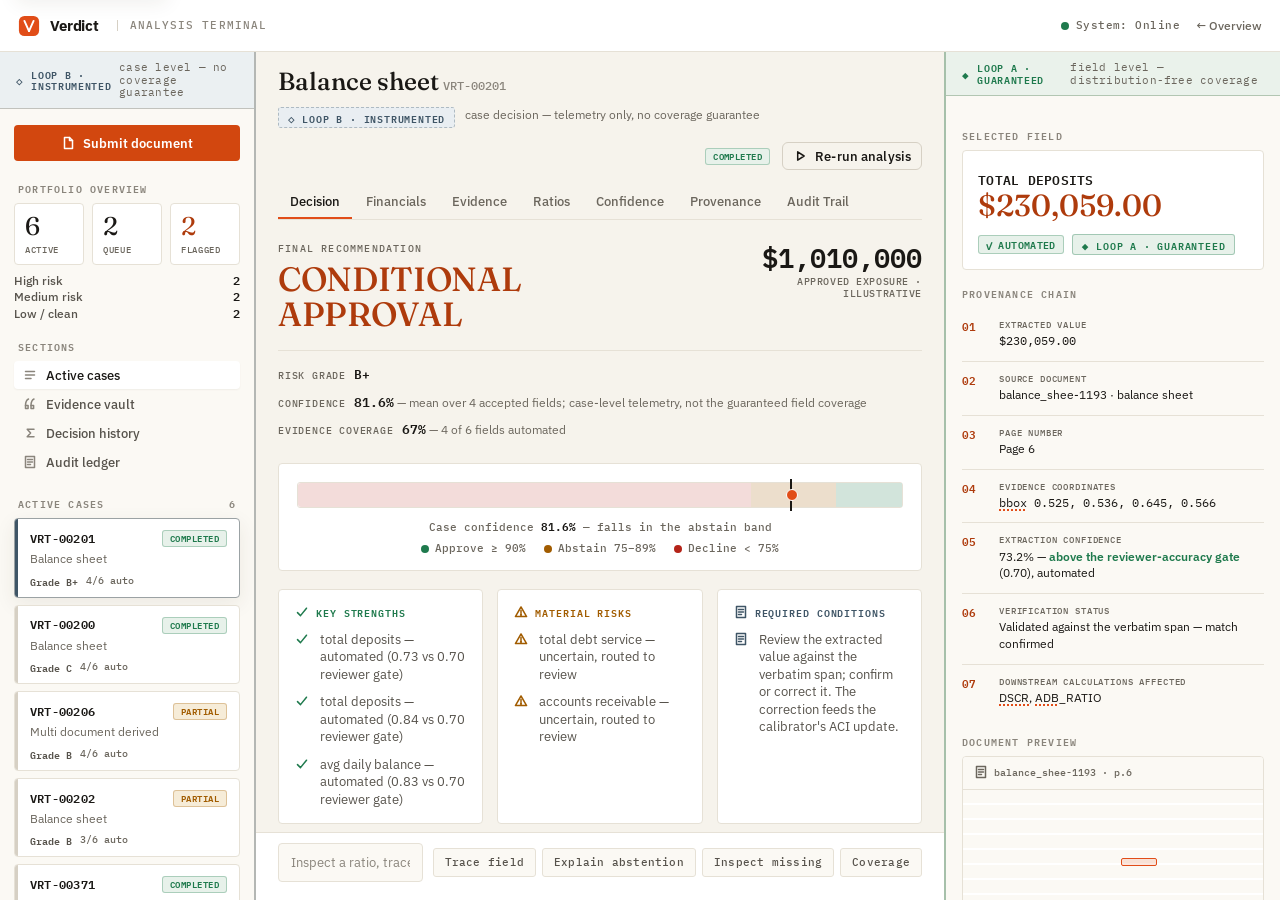
<file: Verdictproject/frontend/workspace.html>
<!doctype html>
<html lang="en">
<head>
<meta charset="utf-8">
<meta name="viewport" content="width=device-width, initial-scale=1">
<title>Verdict — Analysis Terminal</title>
<meta name="description" content="Verdict's underwriting terminal: a case rail, a tabbed case view, and an Evidence Inspector that traces every extracted value to its exact page, span, and coordinates. The field layer carries a distribution-free coverage guarantee; the case layer is instrumented only.">
<link rel="preconnect" href="https://fonts.googleapis.com">
<link rel="preconnect" href="https://fonts.gstatic.com" crossorigin>
<link href="https://fonts.googleapis.com/css2?family=Fraunces:ital,opsz,wght@0,9..144,300..600;1,9..144,300..600&family=IBM+Plex+Sans:wght@400;500;600;700&family=IBM+Plex+Mono:wght@400;500;600&display=swap" rel="stylesheet">
<link rel="stylesheet" href="assets/verdict.css">
<link rel="stylesheet" href="assets/terminal.css">
<link rel="stylesheet" href="assets/memory-graph.css">
<link rel="stylesheet" href="assets/workspace.css">
</head>
<body class="v-body">
<a class="v-skip" href="#ws-tabpanel">Skip to case view</a>

<div class="ws-shell">
  <!-- compact top bar -->
  <header class="ws-topbar">
    <a class="v-brand" href="index.html"><span id="nav-logo" aria-hidden="true"></span> <span>Verdict</span></a>
    <span class="ws-top-sub">Analysis terminal</span>
    <div class="ws-top-right">
      <span class="ws-sys"><span class="v-dot v-dot-ok"></span> System: Online</span>
      <a class="ws-back" href="index.html">&larr; Overview</a>
    </div>
  </header>

  <div class="ws">
    <!-- LEFT RAIL — Loop B (instrumented) -->
    <aside class="ws-col ws-rail" aria-label="Portfolio and cases">
      <div class="ws-region-tag b">
        <span class="glyph">&#9671;</span> Loop B · Instrumented
        <span class="note">case level — no coverage guarantee</span>
      </div>
      <div class="ws-rail-in" id="ws-rail-in"></div>
    </aside>

    <!-- CENTER — Loop B case view -->
    <section class="ws-case-col" aria-label="Case detail">
      <div class="ws-case-head" id="ws-case-head"></div>
      <div class="ws-tabs" id="ws-tabs" role="tablist" aria-label="Case sections"></div>
      <div class="ws-tabpanel" id="ws-tabpanel" role="tabpanel" tabindex="0"></div>
      <div class="ws-cmd">
        <div class="ws-cmd-in">
          <input class="ws-cmd-input" id="ws-cmd-input" type="text" autocomplete="off"
            placeholder="Inspect a ratio, trace evidence, or test an underwriting condition…"
            aria-label="Command bar — trace a field, explain an abstention, or inspect missing fields">
          <div class="ws-cmd-actions" id="ws-cmd-actions"></div>
        </div>
        <div class="ws-cmd-out" id="ws-cmd-out" role="status" aria-live="polite"></div>
      </div>
    </section>

    <!-- RIGHT — Loop A Evidence Inspector (guaranteed) -->
    <aside class="ws-col ws-insp" aria-label="Evidence inspector">
      <div class="ws-region-tag a">
        <span class="glyph">&#9670;</span> Loop A · Guaranteed
        <span class="note">field level — distribution-free coverage</span>
      </div>
      <div class="ws-insp-in" id="ws-insp-in"></div>
    </aside>
  </div>
</div>

<!-- submit-document overlay -->
<div class="ws-proc ws-submit" id="ws-submit" role="dialog" aria-modal="true" aria-labelledby="ws-submit-title">
  <div class="ws-proc-card">
    <div class="ws-proc-head">
      <span class="t" id="ws-submit-title">Submit a document</span>
      <button class="x" id="ws-submit-close" type="button" aria-label="Close">&times;</button>
    </div>
    <div class="sub-body">
      <div class="sub-badge" role="note">
        <span class="sub-badge-tag">&#9888; Simulated extraction</span>
        <p>This demo <b>does not read your document&rsquo;s contents.</b> It derives a deterministic
          seed from the file and runs the <b>real judgment pipeline</b> — field loop, three-path
          routing, and the ACI threshold — on a synthetic case. The judgment layer is live;
          extraction is simulated.</p>
      </div>
      <label class="sub-drop" id="ws-drop" for="ws-file">
        <span class="sub-drop-ic" aria-hidden="true">&#8682;</span>
        <span class="sub-drop-t">Choose a file or drop it here</span>
        <span class="sub-drop-s">PDF, PNG, JPG, CSV, TXT, TSV · up to 8&nbsp;MB</span>
        <input type="file" id="ws-file" accept=".pdf,.png,.jpg,.jpeg,.csv,.txt,.tsv" hidden>
      </label>
      <div class="sub-chosen" id="ws-chosen" hidden></div>
      <p class="sub-privacy">
        <span class="sub-lock" aria-hidden="true">&#128274;</span>
        Your file is analyzed <b>in memory for this one request</b> and is never stored to disk or
        logged — neither its contents nor its name.
      </p>
      <div class="sub-err" id="ws-submit-err" role="alert" hidden></div>
      <div class="sub-actions">
        <button class="v-btn v-btn-primary" id="ws-submit-run" type="button" disabled>Run live analysis</button>
        <button class="v-btn v-btn-ghost" id="ws-submit-cancel" type="button">Cancel</button>
      </div>
    </div>
  </div>
</div>

<!-- processing overlay -->
<div class="ws-proc" id="ws-proc" role="dialog" aria-modal="true" aria-label="Processing analysis">
  <div class="ws-proc-card">
    <div class="ws-proc-head">
      <span class="t" id="ws-proc-title">Processing</span>
      <span class="v-loop-tag a"><span class="g">&#9670;</span> Loop A</span>
      <button class="x" id="ws-proc-close" type="button" aria-label="Close processing view">&times;</button>
    </div>
    <div class="proc-stages" id="ws-proc-stages" aria-hidden="true"></div>
    <div id="ws-proc-term"></div>
  </div>
</div>

<script type="application/json" id="report"></script>
<script src="assets/verdict-core.js"></script>
<script src="assets/memory-graph.js"></script>
<script src="assets/terminal.js"></script>
<script src="assets/workspace.js"></script>
</body>
</html>
</file>
<file: Verdictproject/frontend/assets/verdict.css>
/* Verdict design system — single source of tokens + shared components.
   Extends the palette queue.html established (same variable names, same semantics) so the
   reviewer queue and the new surfaces read as one product. Zero webfonts by design
   (DESIGN_RATIONALE: zero-load, familiar, legible for hours). Color never carries meaning
   alone; every semantic hue is paired with a label or icon at the point of use. */

:root {
  /* Type trio — Fraunces (serif display), IBM Plex Sans (body), IBM Plex Mono (labels/data).
     Loaded via <link> in each page head; the stacks degrade gracefully if a face is absent. */
  --font-ui: "IBM Plex Sans", system-ui, -apple-system, "Segoe UI", Roboto, Helvetica, Arial, sans-serif;
  --font-mono: "IBM Plex Mono", ui-monospace, SFMono-Regular, Menlo, Consolas, "Liberation Mono", monospace;
  --font-serif: "Fraunces", Georgia, "Times New Roman", serif;

  /* base surfaces + text — warm cream paper, not pure white */
  --bg: #f6f3ec;
  --panel: #ffffff;
  --surface-2: #fbf9f4;
  --surface-3: #efeae0;
  --ink: #1a1815;
  --ink-2: #57534c;
  --muted: #6b665d;
  --faint: #8a857c;
  --line: #e6e1d6;
  --line-strong: #d6d0c4;

  /* brand accent — one vermilion orange, tuned in three shades only for WCAG AA */
  --accent: #e14d18;          /* display accents, large numbers, dots, borders */
  --accent-strong: #d2470f;   /* button bg under white text — 4.4:1 */
  --accent-text: #ae3b0c;     /* small orange text on cream — 5.6:1 */
  --accent-ink: #ffffff;
  --accent-bg: #fbebe3;
  --accent-line: #f0c9bc;

  /* three paths + semantic hues — each always paired with an icon + label at point of use */
  --accept: #1f7a4d;  --accept-bg: #e7f1ea;   /* accepted / Path-2 kept */
  --route: #a15c00;   --route-bg: #f6ecd8;    /* UNCERTAIN (Path 2 routed) */
  --contra: #7a3ea1;  --contra-bg: #f0e9f7;   /* CONTRADICTED (Path 3) — kept distinct from severity-red */
  --absent: #3f5566;  --absent-bg: #e9eef2;   /* ABSENT (Path 1) */
  --degraded: #6b665d; --degraded-bg: #edeae1;
  --guaranteed: #1f7a4d;      /* Loop A spine — green */
  --instrumented: #3f5566;    /* Loop B spine — slate */
  --warn: #b42318;    --warn-bg: #fbe9e7;
  --info: #3f5566;    --info-bg: #e9eef2;

  /* severity scale (findings) — always paired with a text label */
  --sev-none: #6b665d;  --sev-none-bg: #edeae1;
  --sev-low: #a15c00;   --sev-low-bg: #f6ecd8;
  --sev-med: #b4560c;   --sev-med-bg: #f9e7d4;
  --sev-high: #b42318;  --sev-high-bg: #fbe9e7;
  --sev-crit: #8c1d18;  --sev-crit-bg: #f7ddd9;

  /* memory-graph node categories */
  --cat-structure: #3f5566; --cat-structure-bg: #e9eef2; /* file · document · summary */
  --cat-entity: #135d80;    --cat-entity-bg: #e1eef5;    /* extracted fields */
  --cat-check: #4c5560;     --cat-check-bg: #ecedf0;     /* rules exercised */
  --cat-evidence: #6b665d;  --cat-evidence-bg: #efece4;  /* verbatim spans */
  --cat-insight: #7a3ea1;   --cat-insight-bg: #f0e9f7;   /* recommendations */
  --cat-metric: #6b665d;    --cat-metric-bg: #edeae1;    /* Loop B, instrumented */

  /* elevation — warm-tinted shadows on cream */
  --shadow-1: 0 1px 2px rgba(60, 50, 30, .06);
  --shadow-2: 0 6px 20px rgba(60, 50, 30, .08);
  --shadow-3: 0 20px 50px rgba(60, 50, 30, .14);

  /* radius + motion — near-square, instrument feel */
  --r1: 3px; --r2: 4px; --r3: 6px;
  --dur-1: 120ms; --dur-2: 200ms; --dur-3: 360ms;
  --ease: cubic-bezier(.2, .7, .3, 1);

  color-scheme: light dark;
}

@media (prefers-color-scheme: dark) {
  :root {
    /* Warm dark — same cream/orange identity inverted onto warm near-black paper */
    --bg: #17150f;
    --panel: #201d16;
    --surface-2: #26221a;
    --surface-3: #2f2a20;
    --ink: #f3efe6;
    --ink-2: #cfc9bc;
    --muted: #a49d8e;
    --faint: #7a7365;
    --line: #322d23;
    --line-strong: #443e31;

    --accent: #f2743f;
    --accent-strong: #f5905f;
    --accent-text: #f2743f;
    --accent-ink: #17150f;
    --accent-bg: #2c2016;
    --accent-line: #4a3524;

    --accept: #57c98a;  --accept-bg: #16301f;
    --route: #e0b053;   --route-bg: #302713;
    --contra: #c2a0ec;  --contra-bg: #281e38;
    --absent: #9cb4c6;  --absent-bg: #1a232b;
    --degraded: #a49d8e; --degraded-bg: #26221a;
    --guaranteed: #57c98a;
    --instrumented: #9cb4c6;
    --warn: #ef8b7c;    --warn-bg: #341d1a;
    --info: #9cb4c6;    --info-bg: #1a232b;

    --sev-none: #a49d8e; --sev-none-bg: #26221a;
    --sev-low: #e0b053;  --sev-low-bg: #302713;
    --sev-med: #eb9358;  --sev-med-bg: #33230f;
    --sev-high: #ef8b7c; --sev-high-bg: #341d1a;
    --sev-crit: #f39191; --sev-crit-bg: #3b1a1a;

    --cat-structure: #9cb4c6; --cat-structure-bg: #1a232b;
    --cat-entity: #6cc4e8;    --cat-entity-bg: #10262f;
    --cat-check: #b4bccc;     --cat-check-bg: #1e2430;
    --cat-evidence: #b6afa2;  --cat-evidence-bg: #262219;
    --cat-insight: #c2a0ec;   --cat-insight-bg: #281e38;
    --cat-metric: #a49d8e;    --cat-metric-bg: #26221a;

    --shadow-1: 0 1px 2px rgba(0, 0, 0, .4);
    --shadow-2: 0 6px 20px rgba(0, 0, 0, .45);
    --shadow-3: 0 20px 50px rgba(0, 0, 0, .6);
  }
}

/* ---- base ------------------------------------------------------------------------- */
* { box-sizing: border-box; }
/* scroll-padding offsets the sticky nav for in-page anchors. Root scroll-behavior is left as
   the browser default (auto) — a global `smooth` can make programmatic scrolls never settle. */
html { scroll-padding-top: 72px; }
body.v-body {
  margin: 0; background: var(--bg); color: var(--ink);
  font-family: var(--font-ui); font-size: 15px; line-height: 1.55;
  -webkit-font-smoothing: antialiased; text-rendering: optimizeLegibility;
}
.v-mono { font-family: var(--font-mono); font-variant-numeric: tabular-nums; }
.v-num { font-variant-numeric: tabular-nums; }
.v-muted { color: var(--muted); }
.v-sr {
  position: absolute; width: 1px; height: 1px; margin: -1px; padding: 0;
  overflow: hidden; clip: rect(0 0 0 0); white-space: nowrap; border: 0;
}
.v-skip {
  position: absolute; left: 16px; top: -48px; z-index: 100; padding: 10px 16px;
  background: var(--panel); color: var(--ink); border: 1px solid var(--line-strong);
  border-radius: var(--r1); box-shadow: var(--shadow-2); transition: top var(--dur-2) var(--ease);
}
.v-skip:focus { top: 12px; }
:where(.v-body) :focus-visible {
  outline: 2px solid var(--accent); outline-offset: 2px; border-radius: 4px;
}
::selection { background: var(--accent-bg); }

/* ---- navigation ------------------------------------------------------------------- */
.v-nav {
  position: sticky; top: 0; z-index: 40;
  background: color-mix(in srgb, var(--bg) 86%, transparent);
  backdrop-filter: blur(14px); -webkit-backdrop-filter: blur(14px);
  border-bottom: 1px solid var(--line);
}
.v-nav-in {
  max-width: 1180px; margin: 0 auto; padding: 0 24px; height: 58px;
  display: flex; align-items: center; gap: 26px;
}
.v-brand {
  display: inline-flex; align-items: center; gap: 10px; text-decoration: none;
  color: var(--ink); font-weight: 700; font-size: 16px; letter-spacing: -.01em;
}
.v-brand svg { display: block; }
.v-brand .v-brand-sub {
  font-weight: 500; font-size: 11px; color: var(--muted); letter-spacing: .08em;
  text-transform: uppercase; border-left: 1px solid var(--line-strong);
  padding-left: 10px; margin-left: 2px;
}
.v-nav-links { display: flex; gap: 4px; margin-left: auto; align-items: center; }
.v-nav-links a {
  color: var(--muted); text-decoration: none; font-size: 13.5px; font-weight: 550;
  padding: 7px 11px; border-radius: var(--r1); white-space: nowrap;
  transition: color var(--dur-1) var(--ease), background var(--dur-1) var(--ease);
}
.v-nav-links a:hover { color: var(--ink); background: var(--surface-2); }
.v-nav-links a[aria-current="page"] { color: var(--ink); }
/* Below this width the inline links crowd the wordmark; collapse to just the primary CTA. */
@media (max-width: 880px) {
  .v-brand .v-brand-sub { display: none; }
  .v-nav-links a:not(.v-btn) { display: none; }
}
@media (max-width: 720px) {
  .v-nav-in { padding: 0 16px; gap: 12px; }
}

/* ---- buttons ---------------------------------------------------------------------- */
.v-btn {
  display: inline-flex; align-items: center; justify-content: center; gap: 8px;
  font: 550 13.5px/1 var(--font-ui); letter-spacing: .01em;
  padding: 10px 16px; border-radius: var(--r1); border: 1px solid transparent;
  cursor: pointer; text-decoration: none; white-space: nowrap; color: var(--ink);
  transition: background var(--dur-1) var(--ease), border-color var(--dur-1) var(--ease),
              color var(--dur-1) var(--ease), transform var(--dur-1) var(--ease);
}
.v-btn:active { transform: translateY(1px); }
/* primary bg uses the deeper --accent-strong so white label text clears WCAG AA (4.54:1) */
.v-btn-primary { background: var(--accent-strong); color: var(--accent-ink) !important; }
.v-btn-primary:hover { filter: brightness(.92); }
.v-btn-outline { border-color: var(--line-strong); background: transparent; }
.v-btn-outline:hover { border-color: var(--ink-2); background: var(--surface-2); }
.v-btn-ghost { color: var(--muted); background: transparent; }
.v-btn-ghost:hover { color: var(--ink); background: var(--surface-2); }
.v-btn-sm { padding: 6px 10px; font-size: 12.5px; border-radius: 6px; }
.v-btn[disabled], .v-btn[aria-disabled="true"] { opacity: .45; pointer-events: none; }
.v-btn[aria-pressed="true"] {
  background: var(--accent-bg); border-color: var(--accent-line); color: var(--accent);
}

/* ---- primitives ------------------------------------------------------------------- */
.v-panel {
  background: var(--panel); border: 1px solid var(--line); border-radius: var(--r3);
  box-shadow: var(--shadow-1);
}
.v-eyebrow {
  font-family: var(--font-mono); font-size: 11.5px; font-weight: 500; letter-spacing: .16em;
  text-transform: uppercase; color: var(--muted); margin: 0 0 14px;
  display: inline-flex; align-items: center; gap: 9px;
}
/* leading accent tick — encodes "this is a labelled section", not decoration */
.v-eyebrow::before {
  content: ""; width: 7px; height: 7px; border-radius: 50%;
  background: var(--accent); flex: none;
}
.v-eyebrow.no-tick::before { display: none; }
.v-chip {
  display: inline-flex; align-items: center; gap: 6px; font-size: 11px; font-weight: 650;
  letter-spacing: .04em; padding: 2.5px 9px; border-radius: 999px; white-space: nowrap;
  border: 1px solid currentColor;
}
.v-chip svg { flex: none; }
.v-chip-g { color: var(--guaranteed); background: var(--accept-bg); }
.v-chip-i { color: var(--instrumented); background: var(--absent-bg); border-style: dashed; }
.v-kbd {
  font: 550 11px/1.4 var(--font-mono); color: var(--muted);
  border: 1px solid var(--line-strong); border-bottom-width: 2px; border-radius: 4px;
  padding: 1px 5px; background: var(--surface-2);
}

/* status dot — always next to a text label */
.v-dot { width: 8px; height: 8px; border-radius: 999px; flex: none; display: inline-block; }
.v-dot-run { background: var(--accent); }
.v-dot-ok { background: var(--accept); }
.v-dot-warn { background: var(--route); }
.v-dot-err { background: var(--warn); }
.v-dot-idle { background: var(--faint); }

/* severity chip (text is the primary signal; color is reinforcement) */
.v-sev { border-radius: 5px; padding: 1.5px 7px; font: 700 10.5px/1.5 var(--font-mono); letter-spacing: .06em; }
.v-sev-LOW { color: var(--sev-low); background: var(--sev-low-bg); }
.v-sev-MEDIUM { color: var(--sev-med); background: var(--sev-med-bg); }
.v-sev-HIGH { color: var(--sev-high); background: var(--sev-high-bg); }
.v-sev-CRITICAL { color: var(--sev-crit); background: var(--sev-crit-bg); outline: 1px solid var(--sev-crit); }
.v-sev-NONE { color: var(--sev-none); background: var(--sev-none-bg); }

/* ---- generic states --------------------------------------------------------------- */
.v-empty {
  display: grid; place-items: center; text-align: center; gap: 10px;
  color: var(--muted); padding: 48px 24px;
}
.v-empty svg { opacity: .5; }
.v-empty h3 { margin: 0; font-size: 15px; color: var(--ink-2); font-weight: 650; }
.v-empty p { margin: 0; font-size: 13px; max-width: 42ch; }

/* ---- footer ----------------------------------------------------------------------- */
.v-foot {
  border-top: 1px solid var(--line); margin-top: 8px;
  background: color-mix(in srgb, var(--panel) 60%, var(--bg));
}
.v-foot-in {
  max-width: 1180px; margin: 0 auto; padding: 26px 24px 40px;
  display: flex; flex-wrap: wrap; gap: 18px 40px; align-items: flex-start;
  font-size: 12.5px; color: var(--muted);
}
.v-foot-in .brand { display: flex; align-items: center; gap: 9px; font-weight: 650; color: var(--ink); }
.v-foot-in p { margin: 6px 0 0; max-width: 46ch; line-height: 1.5; }
.v-foot-links { display: flex; gap: 8px 20px; flex-wrap: wrap; margin-left: auto; }
.v-foot-links a { color: var(--muted); text-decoration: none; }
.v-foot-links a:hover { color: var(--ink); text-decoration: underline; }

/* ---- glossary tooltip (hover AND focus, keyboard + SR accessible) ------------------ */
.v-gl {
  font: inherit; color: inherit; background: none; border: 0; padding: 0; cursor: help;
  position: relative; display: inline; text-decoration: underline dotted;
  text-decoration-color: var(--accent); text-underline-offset: 3px;
  text-decoration-thickness: 1.5px;
}
.v-gl:focus-visible { outline: 2px solid var(--accent); outline-offset: 2px; border-radius: 2px; }
.v-gl-pop {
  /* display:none when hidden so the 300px box never reserves layout / extends page scroll */
  display: none;
  position: absolute; left: 0; bottom: calc(100% + 10px); z-index: 60;
  width: max-content; max-width: min(300px, calc(100vw - 24px)); text-align: left;
  background: var(--ink); color: var(--panel);
  border-radius: var(--r2); padding: 11px 13px; box-shadow: var(--shadow-3);
  pointer-events: none; white-space: normal;
}
.v-gl-pop::after {
  content: ""; position: absolute; top: 100%; left: 14px;
  border: 6px solid transparent; border-top-color: var(--ink);
}
.v-gl:hover .v-gl-pop, .v-gl:focus-visible .v-gl-pop, .v-gl:focus .v-gl-pop {
  display: block; animation: v-gl-in var(--dur-1) var(--ease);
}
@keyframes v-gl-in { from { opacity: 0; transform: translateY(4px); } to { opacity: 1; transform: none; } }
.v-gl-term {
  display: block; font: 600 12px/1.3 var(--font-mono); letter-spacing: .02em;
  color: var(--panel); margin-bottom: 5px;
}
.v-gl-why { display: block; font: 400 12.5px/1.5 var(--font-ui); color: color-mix(in srgb, var(--panel) 82%, var(--muted)); }
/* flip to the right edge for tooltips near the viewport's right side */
.v-gl.gl-right .v-gl-pop { left: auto; right: 0; }
.v-gl.gl-right .v-gl-pop::after { left: auto; right: 14px; }

/* ---- Loop A / Loop B guarantee marker (shared: homepage + terminal) ----------------
   Three signals, never color alone: a spine color, an icon glyph, and a monospace label.
   .v-loop wraps any panel; .v-loop-a = GUARANTEED (green), .v-loop-b = INSTRUMENTED (slate). */
.v-loop { position: relative; }
.v-loop::before {
  content: ""; position: absolute; left: 0; top: 0; bottom: 0; width: 4px;
  border-radius: var(--r2) 0 0 var(--r2);
}
.v-loop-a::before { background: var(--guaranteed); }
.v-loop-b::before { background: var(--instrumented); }
.v-loop-tag {
  display: inline-flex; align-items: center; gap: 7px;
  font: 600 10px/1 var(--font-mono); letter-spacing: .08em; text-transform: uppercase;
  padding: 4px 9px; border-radius: var(--r1); border: 1px solid;
}
.v-loop-tag .g { font-size: 11px; line-height: 1; }
.v-loop-tag.a { color: var(--guaranteed); background: var(--accept-bg); border-color: color-mix(in srgb, var(--guaranteed) 34%, transparent); }
.v-loop-tag.b { color: var(--instrumented); background: var(--absent-bg); border-color: color-mix(in srgb, var(--instrumented) 34%, transparent); border-style: dashed; }
.v-loop-note { font: 400 11.5px/1.45 var(--font-ui); color: var(--muted); }

.v-spin { animation: v-spin 0.9s linear infinite; }
@keyframes v-spin { to { transform: rotate(360deg); } }

@media (prefers-reduced-motion: reduce) {
  *, *::before, *::after {
    animation-duration: .01ms !important; animation-iteration-count: 1 !important;
    transition-duration: .01ms !important;
  }
  .v-spin { animation: none !important; }
}
</file>
<file: Verdictproject/frontend/assets/home.css>
/* Verdict homepage — cream paper, Fraunces serif display, IBM Plex sans/mono, one orange.
   Built to the reference mockup: serif hero with italic-orange accent, orbital evidence
   constellation, and section-by-section honesty about what carries a guarantee. */

/* ---- button variants used on the homepage + nav -------------------------------------- */
.v-btn-lg { padding: 13px 22px; font-size: 15px; border-radius: var(--r2); }
.v-btn-mono {
  font-family: var(--font-mono); font-weight: 600; font-size: 11px;
  letter-spacing: .1em; text-transform: uppercase; padding: 9px 14px;
}
.v-nav-links .v-btn-mono { margin-left: 4px; }

/* nav wordmark sizing */
.v-brand #nav-logo { display: inline-flex; }
.v-brand { font-weight: 600; }

/* ---- section scaffolding ------------------------------------------------------------- */
.home { display: block; }
.sec { padding: 104px 32px; }
.sec > * { max-width: 1200px; margin-inline: auto; }
.sec-alt { background: var(--surface-2); border-block: 1px solid var(--line); }

.sec-head { max-width: 860px; margin-bottom: 52px; }
.sec-h2 {
  font-family: var(--font-serif); font-weight: 400;
  font-size: clamp(1.9rem, 3.4vw, 2.7rem); line-height: 1.08; letter-spacing: -.018em;
  color: var(--ink); margin: 0 0 18px;
}
.sec-h2 em { font-style: italic; color: var(--accent-text); }
.sec-sub {
  font-size: 1.05rem; line-height: 1.6; color: var(--ink-2); max-width: 66ch; margin: 0;
}
.sec-sub a { color: var(--accent-text); text-decoration: none; font-weight: 500; }
.sec-sub a:hover { text-decoration: underline; }
.sec-sub code, .rc-note code, .method-list code {
  font: 500 .86em/1 var(--font-mono); background: var(--surface-3);
  padding: 1px 6px; border-radius: 3px; color: var(--ink-2);
}

/* ============================== HERO ================================================== */
.hero { padding: 40px 32px 72px; }
.hero-in {
  max-width: 1200px; margin: 0 auto;
  display: grid; grid-template-columns: minmax(0, 1.02fr) minmax(0, .98fr);
  gap: 56px; align-items: center; min-height: 68vh;
}
.hero-copy { max-width: 560px; }
.hero-h1 {
  font-family: var(--font-serif); font-weight: 400;
  font-size: clamp(2.6rem, 5.2vw, 4.15rem); line-height: 1.02; letter-spacing: -.022em;
  color: var(--ink); margin: 16px 0 20px;
}
.hero-h1 em { font-style: italic; color: var(--accent-text); }
.hero-lede {
  font-family: var(--font-serif); font-weight: 400; font-style: italic;
  font-size: clamp(1.15rem, 1.9vw, 1.4rem); color: var(--ink-2); margin: 0 0 18px;
}
.hero-body { font-size: 1.05rem; line-height: 1.62; color: var(--ink-2); margin: 0 0 30px; }
.hero-cta { display: flex; gap: 14px; flex-wrap: wrap; margin-bottom: 30px; }
.hero-tagline {
  font-family: var(--font-mono); font-size: 11.5px; font-weight: 500; letter-spacing: .12em;
  text-transform: uppercase; color: var(--muted); margin: 0 0 26px;
}
.hero-tagline span { color: var(--accent); margin: 0 6px; }
.hero-poc {
  font-size: 13px; line-height: 1.55; color: var(--muted); margin: 0;
  padding-top: 22px; border-top: 1px solid var(--line); max-width: 52ch;
}
.hero-poc .v-chip { margin-right: 8px; vertical-align: middle; }

/* ---- orbital evidence constellation (signature) -------------------------------------- */
.hero-orbit { display: flex; justify-content: center; align-items: center; }
#orbit {
  position: relative; width: min(100%, 520px); aspect-ratio: 1 / 1;
}
#orbit svg { position: absolute; inset: 0; width: 100%; height: 100%; overflow: visible; }
.orbit-ring { fill: none; stroke: var(--line-strong); stroke-width: 1; opacity: .8; }
.orbit-ring.dashed { stroke-dasharray: 3 7; stroke: var(--accent-line); opacity: .9; }
.orbit-spoke { stroke: var(--line-strong); stroke-width: 1; opacity: .5; }
.orbit-rot { transform-origin: 50% 50%; animation: orbit-rot 150s linear infinite; }
@keyframes orbit-rot { to { transform: rotate(360deg); } }

.orbit-node {
  position: absolute; transform: translate(-50%, -50%);
  display: flex; flex-direction: column; align-items: center; gap: 5px; width: 74px;
  text-align: center;
}
.orbit-node .dot {
  width: 30px; height: 30px; border-radius: 50%; display: grid; place-items: center;
  background: var(--panel); border: 1px solid var(--line-strong); box-shadow: var(--shadow-1);
  font: 600 10px/1 var(--font-mono); color: var(--accent-text);
}
.orbit-node.human .dot { background: var(--accent-bg); border-color: var(--accent-line); color: var(--accent-text); }
.orbit-node .cap {
  font: 500 9.5px/1.2 var(--font-mono); letter-spacing: .04em; text-transform: uppercase;
  color: var(--muted); white-space: nowrap;
}
.orbit-card {
  position: absolute; left: 50%; top: 50%; transform: translate(-50%, -50%);
  width: 216px; background: var(--panel); border: 1px solid var(--line);
  border-radius: var(--r3); box-shadow: var(--shadow-3); padding: 16px 17px; z-index: 5;
}
.orbit-card .oc-eyebrow {
  font: 500 9.5px/1 var(--font-mono); letter-spacing: .12em; text-transform: uppercase;
  color: var(--muted);
}
.orbit-card .oc-decision {
  font: 600 15.5px/1.15 var(--font-mono); letter-spacing: .01em; color: var(--accent-text);
  margin: 7px 0 12px;
}
.orbit-card .oc-conf {
  font-size: 11.5px; line-height: 1.45; color: var(--ink-2);
  padding: 9px 0; border-block: 1px solid var(--line);
}
.orbit-card .oc-conf b { color: var(--ink); font-variant-numeric: tabular-nums; }
.orbit-card .oc-conf .why { color: var(--muted); }
.orbit-card .oc-stats {
  display: grid; grid-template-columns: 1fr 1fr; gap: 4px 12px; margin-top: 11px;
  font: 500 11px/1.3 var(--font-mono); color: var(--muted);
}
.orbit-card .oc-stats b { color: var(--ink); font-weight: 600; }
.orbit-card .oc-foot {
  margin-top: 12px; font: 500 9px/1 var(--font-mono); letter-spacing: .06em;
  text-transform: uppercase; color: var(--instrumented);
  display: inline-flex; align-items: center; gap: 5px;
}
.orbit-card .oc-foot::before { content: "\25C7"; font-size: 10px; }

/* ============================== ARCHITECTURE ========================================== */
.arch-grid { display: grid; grid-template-columns: 1fr 1fr; gap: 22px; }
.arch-card {
  background: var(--panel); border: 1px solid var(--line); border-radius: var(--r3);
  box-shadow: var(--shadow-1); padding: 26px 26px 26px 30px;
}
.arch-card-head { display: flex; align-items: center; justify-content: space-between; margin-bottom: 16px; }
.arch-card-scope { font: 500 10px/1 var(--font-mono); letter-spacing: .1em; text-transform: uppercase; color: var(--faint); }
.arch-card-title {
  font-family: var(--font-serif); font-weight: 500; font-size: 1.4rem; line-height: 1.18;
  color: var(--ink); margin: 0 0 10px;
}
.arch-card-lede { font-size: .98rem; line-height: 1.55; color: var(--ink-2); margin: 0 0 20px; }
.arch-steps { list-style: none; margin: 0 0 20px; padding: 0; counter-reset: step; }
.arch-steps li {
  display: grid; grid-template-columns: 128px 1fr; gap: 14px; align-items: baseline;
  padding: 9px 0; border-top: 1px solid var(--line); font-size: .92rem; color: var(--ink-2);
}
.arch-steps li:first-child { border-top: 0; }
.arch-steps .s {
  font: 600 10px/1.3 var(--font-mono); letter-spacing: .06em; text-transform: uppercase;
  color: var(--guaranteed);
}
.arch-steps.b .s { color: var(--instrumented); }
.arch-foot {
  max-width: 1200px; margin: 30px auto 0; font-size: .95rem; line-height: 1.6;
  color: var(--muted); text-align: center;
}

/* ============================== INTELLIGENCE ========================================== */
.intel-grid { display: grid; grid-template-columns: 1fr 1.15fr; gap: 40px; align-items: center; }
.intel-verdict .v-chip { margin-bottom: 16px; }
.intel-verdict-t {
  font-family: var(--font-serif); font-weight: 400; font-size: 1.35rem; line-height: 1.34;
  color: var(--ink); margin: 0;
}
.intel-verdict-t b { font-style: italic; color: var(--accent-text); font-weight: 400; }
.intel-compare {
  background: var(--panel); border: 1px solid var(--line); border-radius: var(--r3);
  box-shadow: var(--shadow-1); padding: 24px 26px;
}
.intel-bar { display: grid; grid-template-columns: 1fr auto; gap: 4px 14px; align-items: center; margin-bottom: 14px; }
.intel-bar-l { font-size: 13px; color: var(--ink-2); font-weight: 500; }
.intel-win {
  font: 600 9px/1 var(--font-mono); letter-spacing: .06em; text-transform: uppercase;
  color: var(--accept); background: var(--accept-bg); padding: 2px 6px; border-radius: 3px; margin-left: 6px;
}
.intel-track {
  grid-column: 1 / -1; height: 9px; background: var(--surface-3); border-radius: 999px; overflow: hidden;
}
.intel-fill { display: block; height: 100%; background: var(--route); border-radius: 999px; width: 0; transition: width var(--dur-3) var(--ease); }
.intel-fill.win { background: var(--accept); }
.intel-bar-v { font: 600 15px/1 var(--font-mono); color: var(--ink); font-variant-numeric: tabular-nums; }
.intel-note { font-size: 12.5px; line-height: 1.5; color: var(--muted); margin: 16px 0 0; }

/* ============================== PROVENANCE ============================================ */
.prov-wrap {
  display: grid; grid-template-columns: 260px 1fr; gap: 0;
  background: var(--panel); border: 1px solid var(--line); border-radius: var(--r3);
  box-shadow: var(--shadow-2); overflow: hidden;
}
.prov-field {
  display: flex; flex-direction: column; padding: 30px 26px;
  background: var(--surface-2); border-right: 1px solid var(--line);
}
.prov-field-label { font: 500 10px/1 var(--font-mono); letter-spacing: .12em; text-transform: uppercase; color: var(--muted); }
.prov-field-name { font: 600 14px/1 var(--font-mono); letter-spacing: .04em; color: var(--ink); margin: 12px 0 4px; }
.prov-field-val { font-family: var(--font-serif); font-weight: 500; font-size: 2.6rem; line-height: 1; color: var(--accent-text); }
.prov-field-note { font-size: 12.5px; line-height: 1.5; color: var(--muted); margin: 14px 0 0; }
.prov-chain { list-style: none; margin: 0; padding: 8px 0; counter-reset: pc; }
.prov-chain li {
  display: grid; grid-template-columns: 46px 1fr; gap: 4px 14px; align-items: start;
  padding: 13px 26px; border-top: 1px solid var(--line);
}
.prov-chain li:first-child { border-top: 0; }
.pc-n { font: 600 12px/1.4 var(--font-mono); color: var(--accent-text); letter-spacing: .04em; }
.pc-k { display: block; font: 500 9.5px/1.3 var(--font-mono); letter-spacing: .1em; text-transform: uppercase; color: var(--muted); margin-bottom: 3px; }
.pc-v { display: block; font-size: .95rem; line-height: 1.4; color: var(--ink); }
.pc-v b { color: var(--accept); font-weight: 600; }

/* ============================== RISK CONTROLS ======================================== */
.rc-grid { display: grid; grid-template-columns: 1.25fr 1fr; grid-auto-rows: auto; gap: 22px; }
.rc-card {
  background: var(--panel); border: 1px solid var(--line); border-radius: var(--r3);
  box-shadow: var(--shadow-1); padding: 24px 26px;
}
.rc-hero { grid-row: span 2; display: flex; flex-direction: column; }
.rc-segments { grid-column: 1 / -1; }
.rc-eyebrow { font: 500 10.5px/1.3 var(--font-mono); letter-spacing: .1em; text-transform: uppercase; color: var(--muted); display: block; margin-bottom: 18px; }
.rc-versus { display: grid; grid-template-columns: 1fr auto 1fr; gap: 20px; align-items: center; margin: 8px 0 18px; }
.rc-vs-div { width: 1px; align-self: stretch; background: var(--line); }
.rc-vs-col { text-align: center; }
.rc-vs-n { font-family: var(--font-serif); font-weight: 400; font-size: clamp(2.6rem, 6vw, 3.8rem); line-height: 1; letter-spacing: -.02em; font-variant-numeric: tabular-nums; }
.rc-vs-col.naive .rc-vs-n { color: var(--warn); }
.rc-vs-col.sys .rc-vs-n { color: var(--accept); }
.rc-vs-l { font-size: 12.5px; line-height: 1.4; color: var(--ink-2); margin-top: 8px; font-weight: 500; }
.rc-vs-l span { color: var(--muted); font-weight: 400; }
.rc-hero-note { font-size: 12.5px; line-height: 1.55; color: var(--muted); margin: auto 0 0; padding-top: 16px; border-top: 1px solid var(--line); }
.rc-stat { display: flex; align-items: baseline; gap: 12px; padding: 12px 0; border-bottom: 1px solid var(--line); }
.rc-stat:first-of-type { padding-top: 4px; }
.rc-stat-n { font-family: var(--font-serif); font-weight: 400; font-size: 2rem; line-height: 1; color: var(--ink); font-variant-numeric: tabular-nums; min-width: 92px; }
.rc-stat-l { font-size: 12.5px; line-height: 1.45; color: var(--ink-2); }
.rc-note { font-size: 12.5px; line-height: 1.55; color: var(--muted); margin: 16px 0 0; }
.rc-seg-list { display: grid; gap: 11px; margin-top: 4px; }
.rc-seg { display: grid; grid-template-columns: 150px 1fr 52px; gap: 14px; align-items: center; }
.rc-seg-k { font: 500 11.5px/1.3 var(--font-mono); color: var(--ink-2); }
.rc-seg.worst .rc-seg-k { color: var(--warn); font-weight: 600; }
.rc-seg-track { position: relative; height: 10px; background: var(--surface-3); border-radius: 999px; overflow: visible; }
.rc-seg-track i { display: block; height: 100%; background: var(--accept); border-radius: 999px; }
.rc-seg.worst .rc-seg-track i { background: var(--warn); }
.rc-seg-track::after { /* 90% target marker */
  content: ""; position: absolute; top: -3px; bottom: -3px; left: 90%; width: 2px;
  background: var(--ink-2); opacity: .55; border-radius: 2px;
}
.rc-seg-v { font: 600 12.5px/1 var(--font-mono); color: var(--ink); text-align: right; font-variant-numeric: tabular-nums; }

/* ============================== METHODOLOGY ========================================== */
.method-list { list-style: none; margin: 0; padding: 0; max-width: 1200px; }
.method-list li {
  display: grid; grid-template-columns: 62px 1fr; gap: 20px; align-items: baseline;
  padding: 22px 0; border-top: 1px solid var(--line);
}
.method-list li:last-child { border-bottom: 1px solid var(--line); }
.m-n { font: 400 1.7rem/1 var(--font-serif); color: var(--accent-text); font-variant-numeric: tabular-nums; }
.method-list h3 { font-family: var(--font-serif); font-weight: 500; font-size: 1.2rem; color: var(--ink); margin: 0 0 4px; }
.method-list p { font-size: .96rem; line-height: 1.55; color: var(--ink-2); margin: 0; max-width: 74ch; }

/* ============================== DOCUMENTATION ======================================== */
.doc-grid { display: grid; grid-template-columns: repeat(3, 1fr); gap: 16px; }
.doc-link {
  display: flex; flex-direction: column; gap: 8px; text-decoration: none;
  background: var(--panel); border: 1px solid var(--line); border-radius: var(--r3);
  padding: 22px 22px 20px; position: relative;
  transition: border-color var(--dur-1) var(--ease), transform var(--dur-1) var(--ease), box-shadow var(--dur-1) var(--ease);
}
.doc-link:hover { border-color: var(--accent-line); transform: translateY(-2px); box-shadow: var(--shadow-2); }
.doc-k { font: 600 14px/1.2 var(--font-ui); color: var(--ink); }
.doc-d { font-size: 12.5px; line-height: 1.5; color: var(--muted); }
.doc-arrow { position: absolute; top: 20px; right: 20px; color: var(--accent-text); font-size: 16px; transition: transform var(--dur-1) var(--ease); }
.doc-link:hover .doc-arrow { transform: translate(3px, -3px); }

/* footer by-line */
.foot-by { font-family: var(--font-mono); font-weight: 500; font-size: 12px; color: var(--muted); letter-spacing: .02em; }

/* ============================== RESPONSIVE =========================================== */
/* below the section-link collapse (880px), drop the secondary nav button too */
@media (max-width: 880px) {
  .v-nav-links .v-btn-outline { display: none; }
}
@media (max-width: 960px) {
  .hero-in { grid-template-columns: 1fr; gap: 40px; min-height: 0; }
  .hero-orbit { order: -1; }
  #orbit { width: min(100%, 420px); }
  .arch-grid, .intel-grid, .rc-grid { grid-template-columns: 1fr; }
  .rc-hero { grid-row: auto; }
  .prov-wrap { grid-template-columns: 1fr; }
  .prov-field { border-right: 0; border-bottom: 1px solid var(--line); }
  .doc-grid { grid-template-columns: 1fr 1fr; }
}
@media (max-width: 620px) {
  .sec { padding: 72px 20px; }
  .hero { padding: 24px 20px 56px; }
  .rc-versus { grid-template-columns: 1fr; }
  .rc-vs-div { display: none; }
  .doc-grid { grid-template-columns: 1fr; }
  .arch-steps li, .rc-seg { grid-template-columns: 1fr; gap: 4px; }
  .rc-seg-track { display: none; }
}

/* Reduced motion: kill the ambient orbit + all hover translates */
@media (prefers-reduced-motion: reduce) {
  .orbit-rot { animation: none !important; }
  .doc-link:hover { transform: none; }
}
</file>
<file: Verdictproject/frontend/assets/terminal.css>
/* Analysis terminal — a professional analysis workspace, not a hacker-terminal imitation.
   No scanlines, no all-green text, no flicker. Restrained mono type, calm status colors,
   clear event-kind hierarchy. Depends on verdict.css tokens. */

.term {
  display: flex; flex-direction: column; min-height: 0;
  background: var(--panel); border: 1px solid var(--line); border-radius: var(--r3);
  overflow: hidden; box-shadow: var(--shadow-1);
}

/* ---- header ----------------------------------------------------------------------- */
.term-head { border-bottom: 1px solid var(--line); padding: 12px 14px 0; background: color-mix(in srgb, var(--panel) 84%, var(--surface-2)); }
.term-head-top { display: flex; align-items: center; gap: 10px; flex-wrap: wrap; }
.term-file { display: flex; align-items: center; gap: 8px; font-weight: 650; font-size: 14px; min-width: 0; }
.term-file svg { color: var(--muted); flex: none; }
.term-file .name { overflow: hidden; text-overflow: ellipsis; white-space: nowrap; }
.term-status {
  display: inline-flex; align-items: center; gap: 6px; font: 650 11px/1 var(--font-mono);
  letter-spacing: .05em; padding: 4px 9px; border-radius: 999px; border: 1px solid;
}
.term-status[data-state="RUNNING"] { color: var(--accent); background: var(--accent-bg); border-color: var(--accent-line); }
.term-status[data-state="COMPLETED"] { color: var(--accept); background: var(--accept-bg); border-color: var(--accept); }
.term-status[data-state="PARTIAL"] { color: var(--route); background: var(--route-bg); border-color: var(--route); }
.term-status[data-state="FAILED"] { color: var(--warn); background: var(--warn-bg); border-color: var(--warn); }
.term-status[data-state="QUEUED"] { color: var(--muted); background: var(--surface-2); border-color: var(--line-strong); }
.term-head-spacer { flex: 1 1 auto; }
.term-actions { display: flex; align-items: center; gap: 4px; }

.term-meta { display: flex; flex-wrap: wrap; gap: 4px 18px; padding: 9px 0 11px; font-size: 12px; color: var(--muted); }
.term-meta b { color: var(--ink-2); font-weight: 600; }
.term-meta .v-mono { color: var(--ink-2); }

/* progress: labeled stage rail + a burn bar */
.term-progress { padding: 0 0 11px; }
.term-progress-bar { height: 5px; border-radius: 3px; background: var(--surface-3); overflow: hidden; }
.term-progress-fill { height: 100%; width: 0; background: var(--accent); transition: width var(--dur-3) var(--ease); }
.term-progress-fill[data-state="COMPLETED"] { background: var(--accept); }
.term-progress-fill[data-state="PARTIAL"] { background: var(--route); }
.term-progress-fill[data-state="FAILED"] { background: var(--warn); }
.term-stage-label { display: flex; justify-content: space-between; font-size: 11px; color: var(--muted); margin-bottom: 5px; }
.term-stage-label .cur { color: var(--ink-2); font-weight: 600; }

/* ---- log -------------------------------------------------------------------------- */
.term-log {
  flex: 1 1 auto; overflow-y: auto; overflow-x: hidden; min-height: 220px; max-height: 460px;
  padding: 8px 0; scroll-behavior: smooth; position: relative;
  font-family: var(--font-mono); font-size: 12.5px; line-height: 1.5;
}
.term-row {
  display: grid; grid-template-columns: 62px 20px 1fr; gap: 8px; align-items: start;
  padding: 3px 14px; border-left: 2px solid transparent;
}
.term-row .t { color: var(--faint); font-size: 11px; text-align: right; padding-top: 1px; font-variant-numeric: tabular-nums; }
.term-row .ic { display: grid; place-items: center; padding-top: 1px; }
.term-row .msg { color: var(--ink-2); word-break: break-word; }
.term-row .stage-tag {
  font-size: 9.5px; letter-spacing: .05em; text-transform: uppercase; color: var(--faint);
  margin-right: 6px;
}
.term-row .msg .field { color: var(--ink); font-weight: 600; }

.term-row.k-system { color: var(--muted); } .term-row.k-system .ic { color: var(--muted); }
.term-row.k-file .ic { color: var(--absent); }
.term-row.k-agent .ic { color: var(--contra); }
.term-row.k-info .ic { color: var(--info); }
.term-row.k-success .ic { color: var(--accept); }
.term-row.k-success { background: color-mix(in srgb, var(--accept-bg) 30%, transparent); }
.term-row.k-warning { border-left-color: var(--route); background: color-mix(in srgb, var(--route-bg) 34%, transparent); }
.term-row.k-warning .ic { color: var(--route); }
.term-row.k-error { border-left-color: var(--warn); background: color-mix(in srgb, var(--warn-bg) 42%, transparent); }
.term-row.k-error .ic { color: var(--warn); }
.term-row.k-error .msg { color: var(--warn); }
.term-row.k-finding { border-left-color: var(--sev-high); background: color-mix(in srgb, var(--sev-high-bg) 26%, transparent); }
.term-row.k-finding .ic { color: var(--sev-high); }
.term-row .sev { font-size: 9.5px; font-weight: 700; letter-spacing: .05em; padding: 0 5px; border-radius: 4px; margin-left: 6px; }

.term-row-appear { animation: term-in var(--dur-2) var(--ease) both; }
@keyframes term-in { from { opacity: 0; transform: translateY(-2px); } to { opacity: 1; transform: none; } }

.term-caret { display: inline-block; width: 7px; height: 13px; background: var(--accent); margin-left: 2px; vertical-align: text-bottom; animation: term-blink 1.1s steps(2) infinite; }
@keyframes term-blink { 50% { opacity: 0; } }

/* jump-to-latest pill appears when the user has scrolled away from the tail */
.term-jump {
  position: absolute; right: 16px; bottom: 12px; display: inline-flex; align-items: center; gap: 6px;
  font: 600 11.5px var(--font-ui); padding: 6px 11px; border-radius: 999px;
  background: var(--accent); color: var(--accent-ink); border: none; cursor: pointer;
  box-shadow: var(--shadow-2); opacity: 0; transform: translateY(6px); pointer-events: none;
  transition: opacity var(--dur-2) var(--ease), transform var(--dur-2) var(--ease);
}
.term-jump.show { opacity: 1; transform: none; pointer-events: auto; }

.term-foot { border-top: 1px solid var(--line); padding: 7px 14px; display: flex; align-items: center; gap: 10px; font-size: 11.5px; color: var(--muted); }
.term-foot .count { font-variant-numeric: tabular-nums; }
.term-foot .live { display: inline-flex; align-items: center; gap: 5px; margin-left: auto; }

.term-state { display: grid; place-items: center; min-height: 260px; }

@media (max-width: 720px) {
  .term-log { max-height: 320px; }
  .term-row { grid-template-columns: 20px 1fr; }
  .term-row .t { display: none; }
}
</file>
<file: Verdictproject/frontend/assets/memory-graph.css>
/* Memory-graph view — canvas, custom nodes, edges, controls, legend, details panel.
   Depends on verdict.css tokens. HTML nodes (crisp text, real focus/hover) over an SVG edge
   layer whose paths are anchored to measured node geometry by memory-graph.js. */

.mg {
  display: grid;
  grid-template-columns: 1fr;
  grid-template-rows: auto 1fr;
  gap: 0;
  background: var(--panel);
  border: 1px solid var(--line);
  border-radius: var(--r3);
  overflow: hidden;
  box-shadow: var(--shadow-1);
  min-height: 0;
}
.mg[data-panel-open="true"] { }

/* ---- toolbar ---------------------------------------------------------------------- */
.mg-toolbar {
  display: flex; align-items: center; gap: 10px; flex-wrap: wrap;
  padding: 10px 12px; border-bottom: 1px solid var(--line);
  background: color-mix(in srgb, var(--panel) 82%, var(--surface-2));
}
.mg-title { display: flex; align-items: center; gap: 8px; font-weight: 650; font-size: 13.5px; }
.mg-title .v-sev { margin-left: 2px; }
.mg-toolbar-spacer { flex: 1 1 auto; min-width: 8px; }
.mg-search {
  position: relative; display: flex; align-items: center;
}
.mg-search svg { position: absolute; left: 8px; color: var(--faint); pointer-events: none; }
.mg-search input {
  font: 500 12.5px var(--font-ui); color: var(--ink);
  background: var(--panel); border: 1px solid var(--line-strong); border-radius: var(--r1);
  padding: 6px 8px 6px 26px; width: 150px; transition: width var(--dur-2) var(--ease);
}
.mg-search input:focus { width: 190px; }
.mg-controls { display: flex; align-items: center; gap: 2px; }
.mg-iconbtn {
  display: inline-grid; place-items: center; width: 30px; height: 30px;
  border: 1px solid transparent; border-radius: var(--r1); background: transparent;
  color: var(--muted); cursor: pointer;
  transition: background var(--dur-1) var(--ease), color var(--dur-1) var(--ease);
}
.mg-iconbtn:hover { background: var(--surface-2); color: var(--ink); }
.mg-iconbtn[aria-pressed="true"] { background: var(--accent-bg); color: var(--accent); border-color: var(--accent-line); }
.mg-select {
  font: 500 12.5px var(--font-ui); color: var(--ink-2); background: var(--panel);
  border: 1px solid var(--line-strong); border-radius: var(--r1); padding: 6px 8px;
}
.mg-zoom-label {
  font: 550 11px/1 var(--font-mono); color: var(--muted); min-width: 40px; text-align: center;
}

/* ---- stage (viewport + panel) ----------------------------------------------------- */
.mg-stage { position: relative; display: flex; min-height: 0; }
.mg-viewport {
  position: relative; flex: 1 1 auto; overflow: hidden; min-height: 460px;
  background:
    radial-gradient(circle at 1px 1px, var(--line) 1px, transparent 0) 0 0 / 22px 22px;
  cursor: grab; touch-action: none;
}
.mg-viewport.is-panning { cursor: grabbing; }
.mg-viewport:focus-visible { outline: 2px solid var(--accent); outline-offset: -2px; }
.mg-world { position: absolute; top: 0; left: 0; transform-origin: 0 0; will-change: transform; }
.mg-edges { position: absolute; top: 0; left: 0; overflow: visible; pointer-events: none; }

/* edges */
.mg-edge { fill: none; stroke: var(--line-strong); stroke-width: 1.5; transition: stroke var(--dur-2) var(--ease), opacity var(--dur-2) var(--ease); }
.mg-edge.is-blocks { stroke: var(--sev-high); stroke-dasharray: 5 4; }
.mg-edge.dim { opacity: .12; }
.mg-edge.hot { stroke: var(--accent); stroke-width: 2.25; }
.mg-edge-arrow { fill: var(--line-strong); transition: fill var(--dur-2) var(--ease); }
.mg-edge-arrow.is-blocks { fill: var(--sev-high); }
.mg-edge-arrow.hot { fill: var(--accent); }
.mg-edge-arrow.dim { opacity: .12; }

/* ---- custom nodes -----------------------------------------------------------------
   Positioning and effects are separated: the wrapper owns the layout transform (translate
   to the measured coordinate); the inner card owns hover/entrance/selection effects. Mixing
   both on one element lets the entrance animation's final `transform:none` clobber layout. */
.mg-node-pos { position: absolute; top: 0; left: 0; }
.mg-node {
  position: relative; box-sizing: border-box; width: 200px;
  background: var(--panel); border: 1px solid var(--line-strong);
  border-left: 4px solid var(--cat-structure); border-radius: var(--r2);
  padding: 9px 11px 10px; cursor: pointer; box-shadow: var(--shadow-1);
  transition: box-shadow var(--dur-1) var(--ease), border-color var(--dur-1) var(--ease),
              transform var(--dur-1) var(--ease), opacity var(--dur-2) var(--ease);
  text-align: left; font: inherit; color: var(--ink); display: block;
}
.mg-node:hover { box-shadow: var(--shadow-2); transform: translateY(-1px); }
.mg-node:focus-visible { outline: 2px solid var(--accent); outline-offset: 2px; }
.mg-node.dim { opacity: .28; }
.mg-node.selected { border-color: var(--accent); box-shadow: 0 0 0 2px var(--accent-bg), var(--shadow-2); }
.mg-node.hot { box-shadow: 0 0 0 1px var(--accent-line), var(--shadow-2); }

.mg-node-head { display: flex; align-items: center; gap: 6px; margin-bottom: 3px; }
.mg-node-cat {
  display: inline-flex; align-items: center; gap: 4px;
  font: 650 9.5px/1 var(--font-mono); letter-spacing: .07em; text-transform: uppercase;
  color: var(--cat-structure);
}
.mg-node-cat svg { width: 12px; height: 12px; }
.mg-node-sev { margin-left: auto; }
.mg-node-label {
  font-weight: 650; font-size: 13px; line-height: 1.3; letter-spacing: -.005em;
  overflow: hidden; text-overflow: ellipsis; display: -webkit-box;
  -webkit-line-clamp: 2; -webkit-box-orient: vertical;
}
.mg-node-summary {
  font-size: 11.5px; color: var(--muted); line-height: 1.35; margin-top: 3px;
  overflow: hidden; text-overflow: ellipsis; display: -webkit-box;
  -webkit-line-clamp: 2; -webkit-box-orient: vertical;
}
.mg-node-summary .v-mono { font-size: 11px; color: var(--ink-2); }
.mg-node-status {
  display: inline-flex; align-items: center; gap: 5px; margin-top: 7px;
  font: 600 10px/1 var(--font-mono); letter-spacing: .04em; color: var(--muted);
}

/* category tones — left accent + category label color, paired with icons + text */
.mg-node[data-tone="structure"] { border-left-color: var(--cat-structure); }
.mg-node[data-tone="structure"] .mg-node-cat { color: var(--cat-structure); }
.mg-node[data-tone="entity"] { border-left-color: var(--cat-entity); }
.mg-node[data-tone="entity"] .mg-node-cat { color: var(--cat-entity); }
.mg-node[data-tone="check"] { border-left-color: var(--cat-check); }
.mg-node[data-tone="check"] .mg-node-cat { color: var(--cat-check); }
.mg-node[data-tone="evidence"] { border-left-color: var(--cat-evidence); }
.mg-node[data-tone="evidence"] .mg-node-cat { color: var(--cat-evidence); }
.mg-node[data-tone="insight"] { border-left-color: var(--cat-insight); }
.mg-node[data-tone="insight"] .mg-node-cat { color: var(--cat-insight); }
.mg-node[data-tone="metric"] { border-left-color: var(--cat-metric); }
.mg-node[data-tone="metric"] .mg-node-cat { color: var(--cat-metric); }

/* findings carry a severity-tinted surface so problems are legible at a glance, but the
   severity chip + status text remain the primary, color-independent signal */
.mg-node[data-category="FINDING"][data-severity="LOW"] { border-left-color: var(--sev-low); background: color-mix(in srgb, var(--sev-low-bg) 40%, var(--panel)); }
.mg-node[data-category="FINDING"][data-severity="MEDIUM"] { border-left-color: var(--sev-med); background: color-mix(in srgb, var(--sev-med-bg) 45%, var(--panel)); }
.mg-node[data-category="FINDING"][data-severity="HIGH"] { border-left-color: var(--sev-high); background: color-mix(in srgb, var(--sev-high-bg) 50%, var(--panel)); }
.mg-node[data-category="FINDING"][data-severity="CRITICAL"] { border-left-color: var(--sev-crit); background: color-mix(in srgb, var(--sev-crit-bg) 55%, var(--panel)); }
.mg-node[data-category="FINDING"] .mg-node-cat { color: var(--sev-high); }
.mg-node[data-status="BLOCKED"] .mg-node-status { color: var(--sev-med); }
.mg-node[data-status="VALIDATED"] .mg-node-status { color: var(--accept); }
.mg-node[data-status="FAILED"] .mg-node-status { color: var(--warn); }

.mg-node-entrance { animation: mg-pop var(--dur-3) var(--ease) both; }
@keyframes mg-pop { from { opacity: 0; transform: translateY(4px) scale(.98); } to { opacity: 1; transform: none; } }

/* ---- details panel ---------------------------------------------------------------- */
.mg-panel {
  flex: 0 0 320px; width: 320px; border-left: 1px solid var(--line);
  background: var(--panel); display: flex; flex-direction: column; min-height: 0;
  animation: mg-slide var(--dur-2) var(--ease) both;
}
@keyframes mg-slide { from { transform: translateX(12px); opacity: 0; } to { transform: none; opacity: 1; } }
.mg-panel[hidden] { display: none; }
.mg-panel-head {
  display: flex; align-items: flex-start; gap: 8px; padding: 14px 14px 12px;
  border-bottom: 1px solid var(--line);
}
.mg-panel-head .mg-node-cat { font-size: 10px; }
.mg-panel-title { font-weight: 700; font-size: 15px; line-height: 1.3; flex: 1; }
.mg-panel-close {
  flex: none; width: 26px; height: 26px; display: grid; place-items: center;
  border: none; background: transparent; color: var(--muted); cursor: pointer; border-radius: 6px;
}
.mg-panel-close:hover { background: var(--surface-2); color: var(--ink); }
.mg-panel-body { padding: 12px 14px 20px; overflow-y: auto; font-size: 13px; }
.mg-panel-row { margin-bottom: 14px; }
.mg-panel-row h4 {
  margin: 0 0 5px; font: 650 10.5px/1 var(--font-mono); letter-spacing: .08em;
  text-transform: uppercase; color: var(--faint);
}
.mg-panel-row p { margin: 0; color: var(--ink-2); line-height: 1.5; }
.mg-meta-grid { display: grid; grid-template-columns: auto 1fr; gap: 5px 12px; align-items: baseline; }
.mg-meta-grid dt { color: var(--muted); font-size: 12px; }
.mg-meta-grid dd { margin: 0; font-size: 12.5px; }
.mg-evidence {
  border: 1px solid var(--line); border-left: 3px solid var(--cat-evidence);
  border-radius: var(--r1); padding: 8px 10px; margin-top: 6px; background: var(--surface-2);
}
.mg-evidence .doc { font: 650 11.5px var(--font-mono); }
.mg-evidence .loc { color: var(--muted); font-size: 11.5px; margin: 2px 0 5px; }
.mg-evidence .span { font: 500 12.5px var(--font-mono); color: var(--ink); word-break: break-all; }
.mg-remediation {
  border: 1px solid var(--accent-line); background: var(--accent-bg); border-radius: var(--r1);
  padding: 9px 11px; color: var(--ink-2); line-height: 1.5;
}
.mg-related { display: flex; flex-direction: column; gap: 4px; }
.mg-related button {
  display: flex; align-items: center; gap: 7px; width: 100%; text-align: left;
  border: 1px solid var(--line); background: var(--panel); border-radius: var(--r1);
  padding: 6px 9px; cursor: pointer; font: 500 12px var(--font-ui); color: var(--ink-2);
  transition: border-color var(--dur-1) var(--ease), background var(--dur-1) var(--ease);
}
.mg-related button:hover { border-color: var(--line-strong); background: var(--surface-2); }
.mg-related button .cat { color: var(--faint); font: 600 9px var(--font-mono); letter-spacing: .06em; text-transform: uppercase; margin-left: auto; }

/* ---- legend ----------------------------------------------------------------------- */
.mg-legend {
  display: flex; flex-wrap: wrap; gap: 6px 16px; padding: 9px 14px;
  border-top: 1px solid var(--line); background: color-mix(in srgb, var(--panel) 85%, var(--surface-2));
  font-size: 11.5px; color: var(--muted);
}
.mg-legend-group { display: flex; align-items: center; gap: 6px 12px; flex-wrap: wrap; }
.mg-legend-item { display: inline-flex; align-items: center; gap: 5px; white-space: nowrap; }
.mg-legend-sw { width: 10px; height: 10px; border-radius: 3px; flex: none; border: 1px solid rgba(0,0,0,.12); }
.mg-legend-sep { width: 1px; align-self: stretch; background: var(--line); }

/* ---- states ----------------------------------------------------------------------- */
.mg-state { display: grid; place-items: center; min-height: 340px; }

/* ---- responsive: details panel becomes a bottom drawer --------------------------- */
@media (max-width: 720px) {
  .mg-stage { flex-direction: column; }
  .mg-panel {
    flex: none; width: auto; border-left: none; border-top: 1px solid var(--line);
    max-height: 46%; animation: mg-slideup var(--dur-2) var(--ease) both;
  }
  @keyframes mg-slideup { from { transform: translateY(12px); opacity: 0; } to { transform: none; opacity: 1; } }
  .mg-search input { width: 110px; }
  .mg-search input:focus { width: 130px; }
}
/* Very narrow: tighten the toolbar and let search take a full row so controls stay reachable. */
@media (max-width: 520px) {
  .mg-toolbar { gap: 8px 6px; padding: 9px 10px; }
  .mg-title { font-size: 12.5px; }
  .mg-search { order: 3; flex: 1 1 100%; }
  .mg-search input, .mg-search input:focus { width: 100%; }
  .mg-toolbar-spacer { display: none; }
}
</file>
<file: Verdictproject/frontend/assets/workspace.css>
/* Verdict analysis terminal — a three-column underwriting workspace modeled on the reference
   dashboard: case rail (Loop B, instrumented) · tabbed case view (Loop B) · Evidence Inspector
   (Loop A, guaranteed) · command bar. The guarantee boundary is drawn as a persistent vertical
   split — slate/instrumented on the left and center, green/guaranteed on the right — reinforced
   by the shared Loop marker (spine + glyph + label) on every region. */

.ws-shell { display: flex; flex-direction: column; height: 100dvh; overflow: hidden; }

/* compact top bar (its own, denser than the marketing nav) */
.ws-topbar {
  display: flex; align-items: center; gap: 18px; height: 52px; padding: 0 18px;
  border-bottom: 1px solid var(--line); background: var(--panel); flex: none;
}
.ws-topbar .v-brand { font-size: 15px; }
.ws-topbar .ws-top-sub {
  font: 500 10.5px/1 var(--font-mono); letter-spacing: .1em; text-transform: uppercase;
  color: var(--faint); border-left: 1px solid var(--line-strong); padding-left: 12px;
}
.ws-topbar .ws-top-right { margin-left: auto; display: flex; align-items: center; gap: 16px; }
.ws-sys { display: inline-flex; align-items: center; gap: 7px; font: 500 11px/1 var(--font-mono); color: var(--muted); letter-spacing: .04em; }
.ws-topbar a.ws-back { font: 500 12px/1 var(--font-ui); color: var(--muted); text-decoration: none; }
.ws-topbar a.ws-back:hover { color: var(--ink); }

/* three-column grid fills the rest of the viewport; each column scrolls independently */
.ws { display: grid; grid-template-columns: 256px minmax(0, 1fr) 336px; flex: 1; min-height: 0; }
.ws-col { min-height: 0; overflow-y: auto; overflow-x: hidden; }

/* ---------- region loop marker (top strip) ---------------------------------------- */
.ws-region-tag {
  position: sticky; top: 0; z-index: 3; display: flex; align-items: center; gap: 8px;
  padding: 9px 16px; font: 600 9.5px/1.2 var(--font-mono); letter-spacing: .07em;
  text-transform: uppercase; border-bottom: 1px solid var(--line);
  backdrop-filter: blur(6px);
}
.ws-region-tag .glyph { font-size: 11px; }
.ws-region-tag .note { font-weight: 400; letter-spacing: .02em; text-transform: none; color: var(--muted); font-size: 10.5px; }
.ws-region-tag.a { color: var(--guaranteed); background: color-mix(in srgb, var(--accept-bg) 88%, transparent); border-bottom-color: color-mix(in srgb, var(--guaranteed) 26%, var(--line)); }
.ws-region-tag.b { color: var(--instrumented); background: color-mix(in srgb, var(--absent-bg) 88%, transparent); border-bottom-color: color-mix(in srgb, var(--instrumented) 22%, var(--line)); }

/* ============================ LEFT RAIL (Loop B) ============================ */
.ws-rail { background: var(--surface-2); border-right: 2px solid color-mix(in srgb, var(--instrumented) 30%, var(--line)); }
.ws-rail-in { padding: 16px 14px 28px; }
.ws-rail h2 {
  margin: 22px 4px 10px; font: 600 10px/1 var(--font-mono); letter-spacing: .12em;
  text-transform: uppercase; color: var(--faint);
}
.ws-rail h2:first-child { margin-top: 6px; }

/* portfolio overview KPI tiles */
.ws-kpis { display: grid; grid-template-columns: repeat(3, 1fr); gap: 8px; }
.ws-kpi { background: var(--panel); border: 1px solid var(--line); border-radius: var(--r2); padding: 10px 10px 8px; text-align: left; }
.ws-kpi .n { font-family: var(--font-serif); font-weight: 400; font-size: 1.6rem; line-height: 1; color: var(--ink); font-variant-numeric: tabular-nums; }
.ws-kpi.flag .n { color: var(--accent-text); }
.ws-kpi .k { font: 500 8.5px/1.2 var(--font-mono); letter-spacing: .08em; text-transform: uppercase; color: var(--muted); margin-top: 6px; }
.ws-risk { margin-top: 10px; display: grid; gap: 5px; }
.ws-risk-row { display: flex; align-items: center; justify-content: space-between; font: 500 11.5px/1 var(--font-ui); color: var(--ink-2); }
.ws-risk-row .v { font: 600 11.5px/1 var(--font-mono); color: var(--ink); }

/* sections nav (utilitarian) */
.ws-nav { display: grid; gap: 1px; }
.ws-nav button {
  display: flex; align-items: center; gap: 9px; width: 100%; text-align: left;
  background: none; border: 0; border-radius: var(--r2); padding: 7px 9px; cursor: pointer;
  font: 500 12.5px/1 var(--font-ui); color: var(--ink-2);
}
.ws-nav button:hover { background: var(--surface-3); color: var(--ink); }
.ws-nav button[aria-current="true"] { background: var(--panel); color: var(--ink); box-shadow: var(--shadow-1); }
.ws-nav button .badge { margin-left: auto; font: 600 10px/1 var(--font-mono); color: var(--faint); }
.ws-nav button svg { color: var(--faint); flex: none; }

/* active case list */
.ws-cases { display: grid; gap: 7px; }
.ws-case-item {
  position: relative; display: block; width: 100%; text-align: left; cursor: pointer;
  background: var(--panel); border: 1px solid var(--line); border-radius: var(--r2);
  padding: 11px 12px 11px 14px; padding-left: 15px;
}
.ws-case-item::before { content: ""; position: absolute; left: 0; top: 0; bottom: 0; width: 3px; border-radius: var(--r2) 0 0 var(--r2); background: var(--line-strong); }
.ws-case-item:hover { border-color: var(--line-strong); }
.ws-case-item[aria-current="true"] { border-color: color-mix(in srgb, var(--instrumented) 45%, var(--line)); box-shadow: var(--shadow-2); }
.ws-case-item[aria-current="true"]::before { background: var(--instrumented); }
.ws-case-top { display: flex; align-items: center; justify-content: space-between; gap: 8px; }
.ws-case-id { font: 600 11.5px/1 var(--font-mono); letter-spacing: .02em; color: var(--ink); }
.ws-case-name { font: 400 12px/1.3 var(--font-ui); color: var(--muted); margin-top: 4px; }
.ws-case-foot { display: flex; align-items: center; gap: 8px; margin-top: 9px; }
.ws-case-grade { font: 600 10px/1 var(--font-mono); color: var(--ink-2); }
.ws-status-chip {
  display: inline-flex; align-items: center; gap: 5px; font: 600 9px/1 var(--font-mono);
  letter-spacing: .05em; text-transform: uppercase; padding: 3px 7px; border-radius: var(--r1);
  border: 1px solid;
}
.ws-status-chip .g { font-size: 10px; }
.st-COMPLETED, .st-APPROVED { color: var(--accept); background: var(--accept-bg); border-color: color-mix(in srgb, var(--accept) 30%, transparent); }
.st-PARTIAL, .st-REVIEW { color: var(--route); background: var(--route-bg); border-color: color-mix(in srgb, var(--route) 30%, transparent); }
.st-FAILED, .st-DECLINED { color: var(--warn); background: var(--warn-bg); border-color: color-mix(in srgb, var(--warn) 30%, transparent); }
.st-ABSTAIN { color: var(--absent); background: var(--absent-bg); border-color: color-mix(in srgb, var(--absent) 30%, transparent); }

/* ============================ CENTER (Loop B case view) ============================ */
.ws-case-col { display: flex; flex-direction: column; background: var(--bg); min-height: 0; overflow: hidden; }
.ws-case-head { padding: 16px 22px 0; }
.ws-case-title-row { display: flex; align-items: flex-start; gap: 14px; flex-wrap: wrap; }
.ws-case-title { font-family: var(--font-serif); font-weight: 500; font-size: 1.55rem; line-height: 1.1; color: var(--ink); margin: 0; }
.ws-case-title .cid { font: 500 12px/1 var(--font-mono); color: var(--faint); margin-left: 4px; }
.ws-case-head .v-loop-tag { margin-top: 4px; }
.ws-case-head-right { margin-left: auto; display: flex; align-items: center; gap: 12px; }

/* tab bar */
.ws-tabs { display: flex; gap: 2px; margin: 16px 22px 0; border-bottom: 1px solid var(--line); overflow-x: auto; }
.ws-tab {
  background: none; border: 0; border-bottom: 2px solid transparent; cursor: pointer;
  padding: 9px 12px; font: 500 12.5px/1 var(--font-ui); color: var(--muted); white-space: nowrap;
}
.ws-tab:hover { color: var(--ink); }
.ws-tab[aria-selected="true"] { color: var(--ink); border-bottom-color: var(--accent); }

.ws-tabpanel { padding: 20px 22px 24px; overflow-y: auto; flex: 1; min-height: 0; }
.ws-sub { font: 600 10px/1 var(--font-mono); letter-spacing: .12em; text-transform: uppercase; color: var(--faint); margin: 0 0 12px; }

/* decision tab */
.dec-rec { display: flex; align-items: flex-start; justify-content: space-between; gap: 20px; padding: 4px 0 18px; border-bottom: 1px solid var(--line); }
.dec-rec-l .lbl { font: 500 10px/1 var(--font-mono); letter-spacing: .12em; text-transform: uppercase; color: var(--muted); }
.dec-rec-name { font-family: var(--font-serif); font-weight: 500; font-size: 2.1rem; line-height: 1.05; margin: 8px 0 0; letter-spacing: -.01em; }
.dec-rec-name.approve { color: var(--accept); }
.dec-rec-name.conditional { color: var(--accent-text); }
.dec-rec-name.decline { color: var(--warn); }
.dec-rec-name.review { color: var(--route); }
.dec-rec-r { text-align: right; }
.dec-exposure { font-family: var(--font-mono); font-weight: 600; font-size: 1.7rem; line-height: 1; color: var(--ink); font-variant-numeric: tabular-nums; }
.dec-exposure-l { font: 500 9.5px/1.3 var(--font-mono); letter-spacing: .06em; text-transform: uppercase; color: var(--muted); margin-top: 5px; }
.dec-meta { display: flex; flex-wrap: wrap; gap: 8px 28px; padding: 14px 0 16px; }
.dec-meta > div { font-size: 12.5px; color: var(--ink-2); }
.dec-meta .mk { font: 500 10px/1 var(--font-mono); letter-spacing: .08em; text-transform: uppercase; color: var(--muted); margin-right: 8px; }
.dec-meta b { font-family: var(--font-mono); font-weight: 600; color: var(--ink); }
.dec-meta .reason { color: var(--muted); font-size: 11.5px; }

/* decision boundary viz — a confidence axis with three zones and a static case marker */
.dec-boundary { margin: 8px 0 18px; padding: 18px 18px 16px; background: var(--panel); border: 1px solid var(--line); border-radius: var(--r2); }
.db-bar { position: relative; height: 26px; border-radius: var(--r1); overflow: visible; display: flex; border: 1px solid var(--line); }
.db-seg { height: 100%; }
.db-seg:first-child { border-radius: var(--r1) 0 0 var(--r1); }
.db-seg:last-child { border-radius: 0 var(--r1) var(--r1) 0; }
.db-seg.decline { background: color-mix(in srgb, var(--warn) 16%, var(--panel)); }
.db-seg.abstain { background: color-mix(in srgb, var(--route) 20%, var(--panel)); }
.db-seg.approve { background: color-mix(in srgb, var(--accept) 20%, var(--panel)); }
.db-marker { position: absolute; top: -4px; bottom: -4px; width: 0; }
.db-marker::before { content: ""; position: absolute; top: 0; bottom: 0; left: -1px; width: 2px; background: var(--ink); }
.db-marker::after { content: ""; position: absolute; top: 50%; left: -5px; width: 10px; height: 10px; border-radius: 50%; background: var(--accent); border: 1.5px solid var(--panel); transform: translateY(-50%); }
.db-cap { text-align: center; margin: 12px 0 0; font: 500 11px/1 var(--font-mono); color: var(--muted); }
.db-cap b { color: var(--ink); font-weight: 600; }
.db-legend { display: flex; gap: 18px; justify-content: center; margin-top: 10px; flex-wrap: wrap; }
.db-legend span { display: inline-flex; align-items: center; gap: 6px; font: 500 10.5px/1 var(--font-mono); color: var(--muted); }
.db-legend i { width: 8px; height: 8px; border-radius: 50%; }

/* three-column decision cards */
.dec-cards { display: grid; grid-template-columns: repeat(3, 1fr); gap: 14px; margin: 4px 0 18px; }
.dec-card { background: var(--panel); border: 1px solid var(--line); border-radius: var(--r2); padding: 15px 16px; }
.dec-card h4 { display: flex; align-items: center; gap: 7px; font: 600 10px/1 var(--font-mono); letter-spacing: .09em; text-transform: uppercase; margin: 0 0 12px; }
.dec-card.strengths h4 { color: var(--accept); }
.dec-card.risks h4 { color: var(--route); }
.dec-card.conditions h4 { color: var(--info); }
.dec-card ul { list-style: none; margin: 0; padding: 0; display: grid; gap: 10px; }
.dec-card li { display: grid; grid-template-columns: 16px 1fr; gap: 9px; font-size: 12.5px; line-height: 1.4; color: var(--ink-2); }
.dec-card li svg { margin-top: 1px; }
.dec-card.strengths li svg { color: var(--accept); }
.dec-card.risks li svg { color: var(--route); }
.dec-card.conditions li svg { color: var(--info); }
.dec-card .empty-note { font-size: 12px; color: var(--faint); font-style: italic; }

.dec-analyst { display: flex; align-items: center; gap: 10px; padding: 12px 14px; background: var(--surface-2); border: 1px solid var(--line); border-radius: var(--r2); font-size: 12.5px; color: var(--ink-2); margin-bottom: 18px; }
.dec-analyst svg { color: var(--muted); }
.dec-analyst b { color: var(--ink); font-weight: 600; }

/* ratio grid */
.dec-ratios { display: grid; grid-template-columns: repeat(3, 1fr); gap: 12px; }
.ratio { background: var(--panel); border: 1px solid var(--line); border-radius: var(--r2); padding: 13px 15px; }
.ratio-k { font: 600 10px/1 var(--font-mono); letter-spacing: .06em; color: var(--muted); }
.ratio-v { font-family: var(--font-mono); font-weight: 600; font-size: 1.35rem; color: var(--ink); margin: 8px 0 4px; font-variant-numeric: tabular-nums; }
.ratio-v.blocked { color: var(--faint); font-size: 1rem; }
.ratio-note { font-size: 11px; line-height: 1.4; color: var(--muted); }
.ratio-note .blk { color: var(--route); font-weight: 500; }

/* generic field table (financials / confidence / provenance list tabs) */
.ws-table { width: 100%; border-collapse: collapse; font-size: 12.5px; }
.ws-table th { text-align: left; font: 600 9.5px/1 var(--font-mono); letter-spacing: .08em; text-transform: uppercase; color: var(--muted); padding: 8px 10px; border-bottom: 1px solid var(--line-strong); }
.ws-table td { padding: 10px; border-bottom: 1px solid var(--line); color: var(--ink-2); vertical-align: top; }
.ws-table tr.click { cursor: pointer; }
.ws-table tr.click:hover td { background: var(--surface-2); }
.ws-table tr[aria-current="true"] td { background: var(--accent-bg); }
.ws-table .fv { font-family: var(--font-mono); color: var(--ink); font-variant-numeric: tabular-nums; }
.ws-table .traceb { font: 500 10.5px/1 var(--font-mono); color: var(--accent-text); background: none; border: 0; cursor: pointer; text-decoration: underline dotted; padding: 0; }

/* path chip (three paths, text+icon+chip) */
.path-chip { display: inline-flex; align-items: center; gap: 5px; font: 600 9.5px/1 var(--font-mono); letter-spacing: .04em; text-transform: uppercase; padding: 3px 7px; border-radius: var(--r1); border: 1px solid; white-space: nowrap; }
.path-chip .g { font-size: 11px; }
.path-2 { color: var(--route); background: var(--route-bg); border-color: color-mix(in srgb, var(--route) 30%, transparent); }
.path-1 { color: var(--absent); background: var(--absent-bg); border-color: color-mix(in srgb, var(--absent) 30%, transparent); }
.path-3 { color: var(--contra); background: var(--contra-bg); border-color: color-mix(in srgb, var(--contra) 30%, transparent); }
.path-deg { color: var(--degraded); background: var(--degraded-bg); border-color: color-mix(in srgb, var(--degraded) 30%, transparent); }
.path-accept { color: var(--accept); background: var(--accept-bg); border-color: color-mix(in srgb, var(--accept) 30%, transparent); }

/* ---------- command bar ---------- */
.ws-cmd { flex: none; border-top: 1px solid var(--line); background: var(--panel); padding: 10px 22px; }
.ws-cmd-in { display: flex; align-items: center; gap: 10px; }
.ws-cmd-input {
  flex: 1; font: 400 13px/1 var(--font-ui); color: var(--ink); background: var(--surface-2);
  border: 1px solid var(--line); border-radius: var(--r2); padding: 10px 12px; min-width: 0;
}
.ws-cmd-input::placeholder { color: var(--faint); }
.ws-cmd-input:focus { outline: 2px solid var(--accent); outline-offset: 1px; border-color: transparent; }
.ws-cmd-actions { display: flex; gap: 6px; flex-wrap: nowrap; overflow-x: auto; }
.ws-cmd-btn {
  font: 500 11px/1 var(--font-mono); letter-spacing: .02em; white-space: nowrap; cursor: pointer;
  color: var(--ink-2); background: var(--surface-2); border: 1px solid var(--line);
  border-radius: var(--r1); padding: 8px 11px;
}
.ws-cmd-btn:hover { border-color: var(--accent-line); color: var(--ink); background: var(--accent-bg); }
.ws-cmd-out { font: 400 11.5px/1.4 var(--font-mono); color: var(--muted); padding: 8px 2px 0; min-height: 0; }
.ws-cmd-out b { color: var(--accent-text); font-weight: 600; }

/* ============================ RIGHT (Loop A Evidence Inspector) ============================ */
.ws-insp { background: var(--surface-2); border-left: 2px solid color-mix(in srgb, var(--guaranteed) 32%, var(--line)); }
.ws-insp-in { padding: 16px 16px 28px; }
.insp-block { margin-top: 18px; }
.insp-block > h3 { font: 600 10px/1 var(--font-mono); letter-spacing: .12em; text-transform: uppercase; color: var(--faint); margin: 0 0 10px; }

.insp-field { background: var(--panel); border: 1px solid var(--line); border-radius: var(--r2); padding: 14px 15px; }
.insp-field .fk { font: 500 10px/1 var(--font-mono); letter-spacing: .1em; text-transform: uppercase; color: var(--muted); }
.insp-field .fn { font: 600 13px/1 var(--font-mono); letter-spacing: .02em; color: var(--ink); margin: 9px 0 3px; }
.insp-field .fv { font-family: var(--font-serif); font-weight: 500; font-size: 1.9rem; line-height: 1.05; color: var(--accent-text); }
.insp-field .fpath { margin-top: 12px; display: flex; gap: 8px; align-items: center; flex-wrap: wrap; }

/* numbered provenance chain 01–07 */
.prov { list-style: none; margin: 0; padding: 0; }
.prov li { display: grid; grid-template-columns: 26px 1fr; gap: 4px 11px; padding: 11px 0; border-top: 1px solid var(--line); }
.prov li:first-child { border-top: 0; }
.prov .n { font: 600 11px/1.3 var(--font-mono); color: var(--accent-text); }
.prov .k { display: block; font: 500 8.5px/1.3 var(--font-mono); letter-spacing: .1em; text-transform: uppercase; color: var(--muted); margin-bottom: 3px; }
.prov .v { display: block; font-size: 12px; line-height: 1.4; color: var(--ink); word-break: break-word; }
.prov .v.mono { font-family: var(--font-mono); font-variant-numeric: tabular-nums; }
.prov .v b.ok { color: var(--accept); font-weight: 600; }
.prov .v b.warn { color: var(--route); font-weight: 600; }

/* document preview */
.insp-doc { background: var(--panel); border: 1px solid var(--line); border-radius: var(--r2); overflow: hidden; }
.insp-doc-bar { display: flex; align-items: center; gap: 6px; padding: 8px 11px; border-bottom: 1px solid var(--line); background: var(--surface-2); font: 500 10px/1 var(--font-mono); color: var(--muted); }
.insp-doc-body { position: relative; height: 128px; background: repeating-linear-gradient(var(--surface-2) 0 13px, transparent 13px 15px); }
.insp-doc-hl { position: absolute; border: 1.5px solid var(--accent); background: color-mix(in srgb, var(--accent) 14%, transparent); border-radius: 2px; }
.insp-doc-cap { padding: 9px 11px; border-top: 1px solid var(--line); font: 500 10.5px/1.4 var(--font-mono); color: var(--ink-2); }
.insp-doc-cap .hlv { color: var(--accent-text); }

/* system status */
.insp-sys { display: grid; gap: 7px; }
.insp-sys-row { display: flex; align-items: center; justify-content: space-between; font: 500 11px/1 var(--font-mono); color: var(--muted); }
.insp-sys-row .v { color: var(--ink); }

/* ============================ PROCESSING OVERLAY ============================ */
.ws-proc { position: fixed; inset: 0; z-index: 60; background: color-mix(in srgb, var(--ink) 46%, transparent); display: none; align-items: center; justify-content: center; padding: 24px; }
.ws-proc[data-open="true"] { display: flex; }
.ws-proc-card { width: min(720px, 100%); max-height: 86dvh; background: var(--panel); border: 1px solid var(--line-strong); border-radius: var(--r3); box-shadow: var(--shadow-3); display: flex; flex-direction: column; overflow: hidden; }
.ws-proc-head { display: flex; align-items: center; gap: 10px; padding: 14px 18px; border-bottom: 1px solid var(--line); }
.ws-proc-head .t { font-family: var(--font-serif); font-weight: 500; font-size: 1.1rem; color: var(--ink); }
.ws-proc-head .v-loop-tag { margin-left: 2px; }
.ws-proc-head .x { margin-left: auto; background: none; border: 0; cursor: pointer; color: var(--muted); font-size: 18px; line-height: 1; padding: 4px; }
.ws-proc-head .x:hover { color: var(--ink); }
/* real pipeline stage rail */
.proc-stages { display: flex; gap: 0; padding: 12px 18px; border-bottom: 1px solid var(--line); overflow-x: auto; }
.proc-stage { display: flex; flex-direction: column; gap: 5px; min-width: 78px; position: relative; }
.proc-stage .dot { width: 9px; height: 9px; border-radius: 50%; background: var(--line-strong); border: 2px solid var(--surface-2); }
.proc-stage .sl { font: 500 8.5px/1.2 var(--font-mono); letter-spacing: .04em; text-transform: uppercase; color: var(--faint); }
.proc-stage.done .dot { background: var(--accept); }
.proc-stage.active .dot { background: var(--accent); box-shadow: 0 0 0 3px var(--accent-bg); }
.proc-stage.active .sl { color: var(--ink); }
.proc-stage.done .sl { color: var(--ink-2); }
.proc-stage::after { content: ""; position: absolute; left: 9px; top: 4px; width: calc(100% - 9px); height: 2px; background: var(--line); z-index: -1; }
.proc-stage:last-child::after { display: none; }
.proc-stage.done::after { background: var(--accept); }
.ws-proc #ws-proc-term { flex: 1; min-height: 0; }
.ws-proc .term { height: 320px; }

/* ============================ SUBMIT DOCUMENT ============================ */
.ws-submit .ws-proc-card { width: min(560px, 100%); }
.sub-body { padding: 20px 22px 22px; overflow-y: auto; }
/* the honesty badge — persistent, prominent, never shrunk to a footnote */
.sub-badge {
  display: flex; flex-direction: column; gap: 8px; padding: 14px 16px; margin-bottom: 18px;
  background: var(--route-bg); border: 1px solid color-mix(in srgb, var(--route) 34%, transparent);
  border-left: 4px solid var(--route); border-radius: var(--r2);
}
.sub-badge-tag { font: 700 11px/1 var(--font-mono); letter-spacing: .08em; text-transform: uppercase; color: var(--route); }
.sub-badge p { margin: 0; font-size: 12.5px; line-height: 1.5; color: var(--ink-2); }
.sub-drop {
  display: flex; flex-direction: column; align-items: center; gap: 6px; text-align: center;
  padding: 28px 20px; border: 1.5px dashed var(--line-strong); border-radius: var(--r2);
  background: var(--surface-2); cursor: pointer;
  transition: border-color var(--dur-1) var(--ease), background var(--dur-1) var(--ease);
}
.sub-drop:hover, .sub-drop.drag { border-color: var(--accent); background: var(--accent-bg); }
.sub-drop-ic { font-size: 26px; color: var(--accent-text); line-height: 1; }
.sub-drop-t { font: 600 14px/1.2 var(--font-ui); color: var(--ink); }
.sub-drop-s { font: 500 11px/1.3 var(--font-mono); color: var(--muted); }
.sub-chosen { margin-top: 12px; padding: 11px 13px; background: var(--panel); border: 1px solid var(--line); border-radius: var(--r2); font: 500 12.5px/1.4 var(--font-mono); color: var(--ink); display: flex; align-items: center; gap: 9px; }
.sub-chosen .meta { color: var(--muted); font-size: 11px; }
.sub-privacy { display: flex; gap: 9px; align-items: flex-start; margin: 16px 0 0; font-size: 12px; line-height: 1.5; color: var(--muted); }
.sub-privacy b { color: var(--ink-2); font-weight: 600; }
.sub-lock { flex: none; }
.sub-err { margin-top: 12px; padding: 10px 13px; background: var(--warn-bg); border: 1px solid color-mix(in srgb, var(--warn) 35%, transparent); border-radius: var(--r2); font-size: 12.5px; color: var(--warn); }
.sub-actions { display: flex; gap: 10px; margin-top: 18px; }

/* rail primary submit button */
.ws-submit-btn {
  display: flex; align-items: center; justify-content: center; gap: 8px; width: 100%;
  margin-bottom: 14px; padding: 10px 12px; cursor: pointer;
  font: 600 12.5px/1 var(--font-ui); color: var(--accent-ink); background: var(--accent-strong);
  border: 1px solid transparent; border-radius: var(--r2);
}
.ws-submit-btn:hover { filter: brightness(.93); }
.ws-submit-btn svg { flex: none; }

/* persistent SIMULATED badge on a live case's header + a LIVE marker */
.ws-live-badge {
  display: inline-flex; align-items: center; gap: 6px; font: 700 9.5px/1 var(--font-mono);
  letter-spacing: .07em; text-transform: uppercase; padding: 4px 9px; border-radius: var(--r1);
  color: var(--route); background: var(--route-bg);
  border: 1px solid color-mix(in srgb, var(--route) 34%, transparent);
}
.ws-case-item .live-pip { font: 700 8.5px/1 var(--font-mono); letter-spacing: .06em; color: var(--accent-text); }

/* ============================ RESPONSIVE ============================ */
@media (max-width: 1120px) {
  .ws { grid-template-columns: 220px minmax(0, 1fr) 300px; }
}
@media (max-width: 960px) {
  .ws-shell { height: auto; overflow: visible; }
  .ws { grid-template-columns: 1fr; height: auto; }
  .ws-col { overflow: visible; max-height: none; }
  .ws-rail { border-right: 0; border-bottom: 2px solid color-mix(in srgb, var(--instrumented) 30%, var(--line)); }
  .ws-insp { border-left: 0; border-top: 2px solid color-mix(in srgb, var(--guaranteed) 32%, var(--line)); }
  .dec-cards, .dec-ratios { grid-template-columns: 1fr; }
}
@media (max-width: 620px) {
  .dec-rec { flex-direction: column; gap: 10px; }
  .dec-rec-r { text-align: left; }
  .ws-tabpanel { padding: 16px 14px 20px; }
  .ws-cmd { padding: 8px 14px; }
}
@media (prefers-reduced-motion: reduce) {
  .proc-stage.active .dot { box-shadow: 0 0 0 3px var(--accent-bg); }
}
</file>
